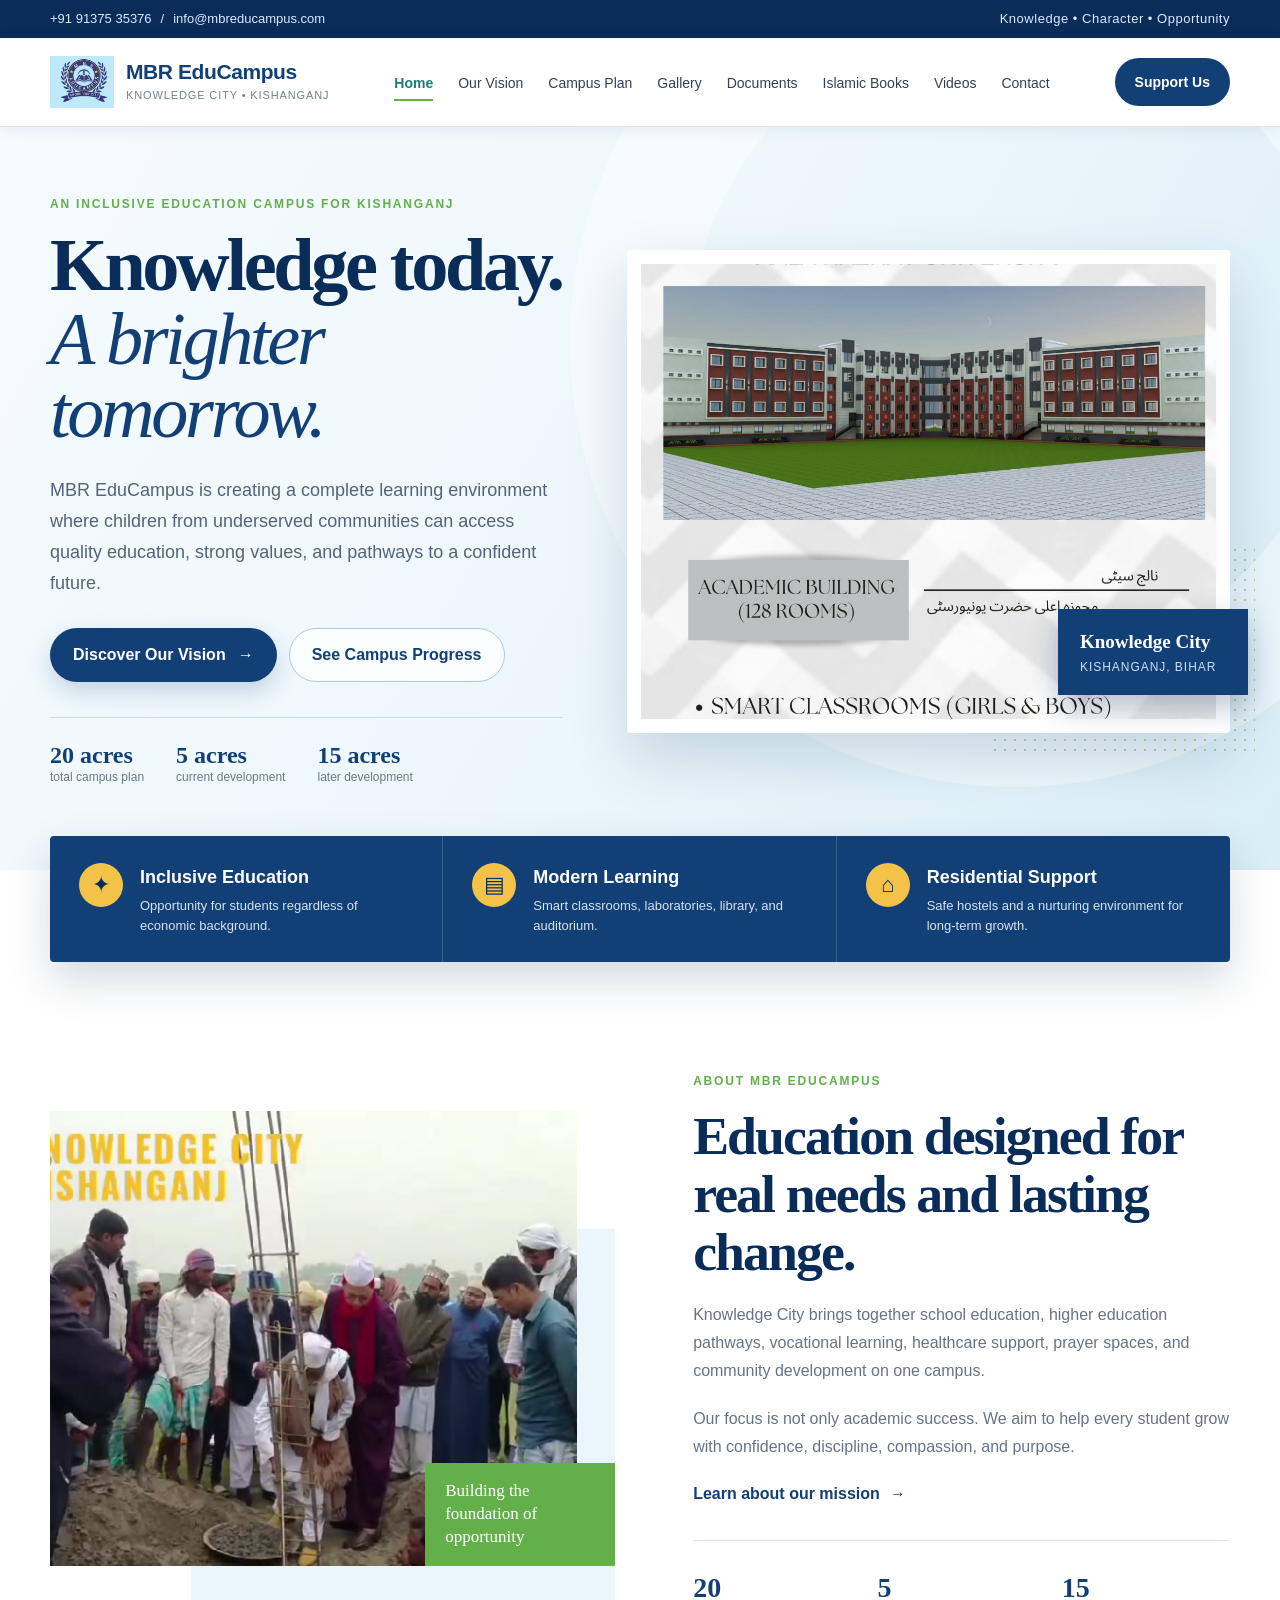
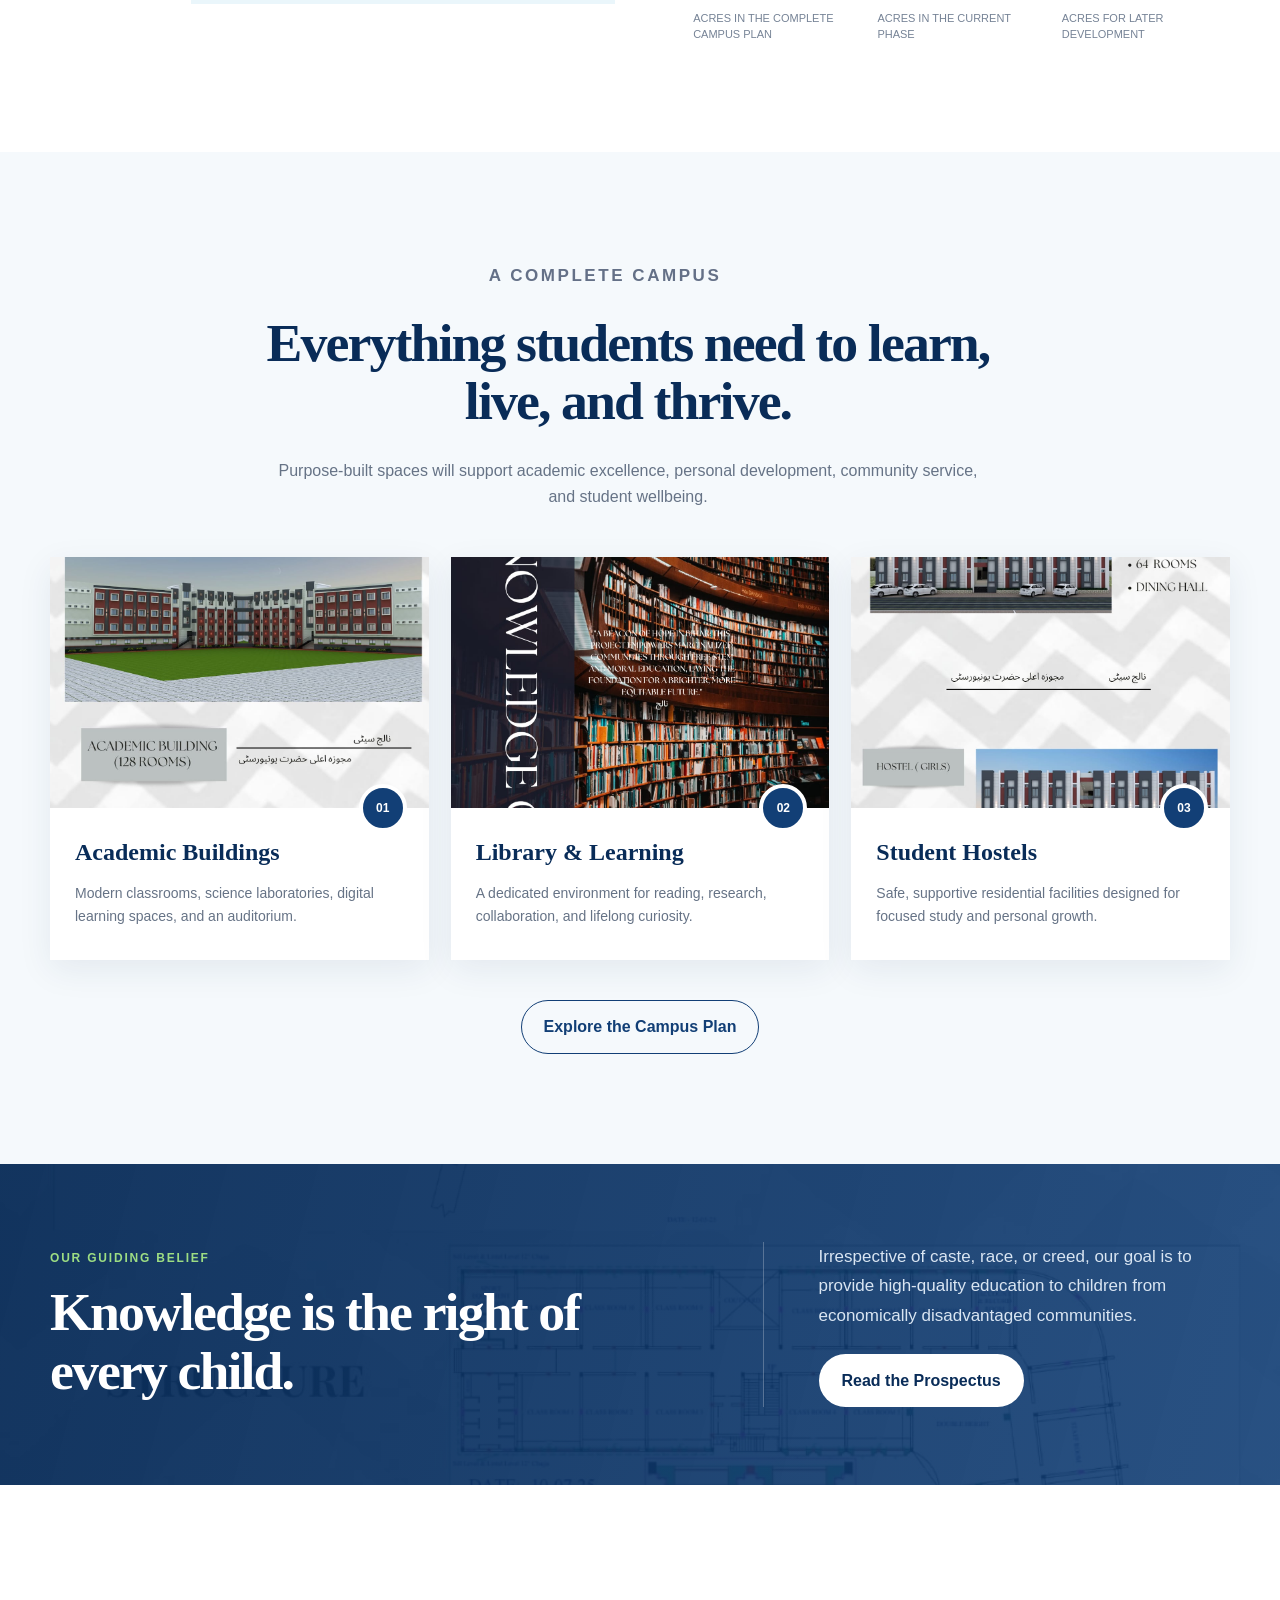
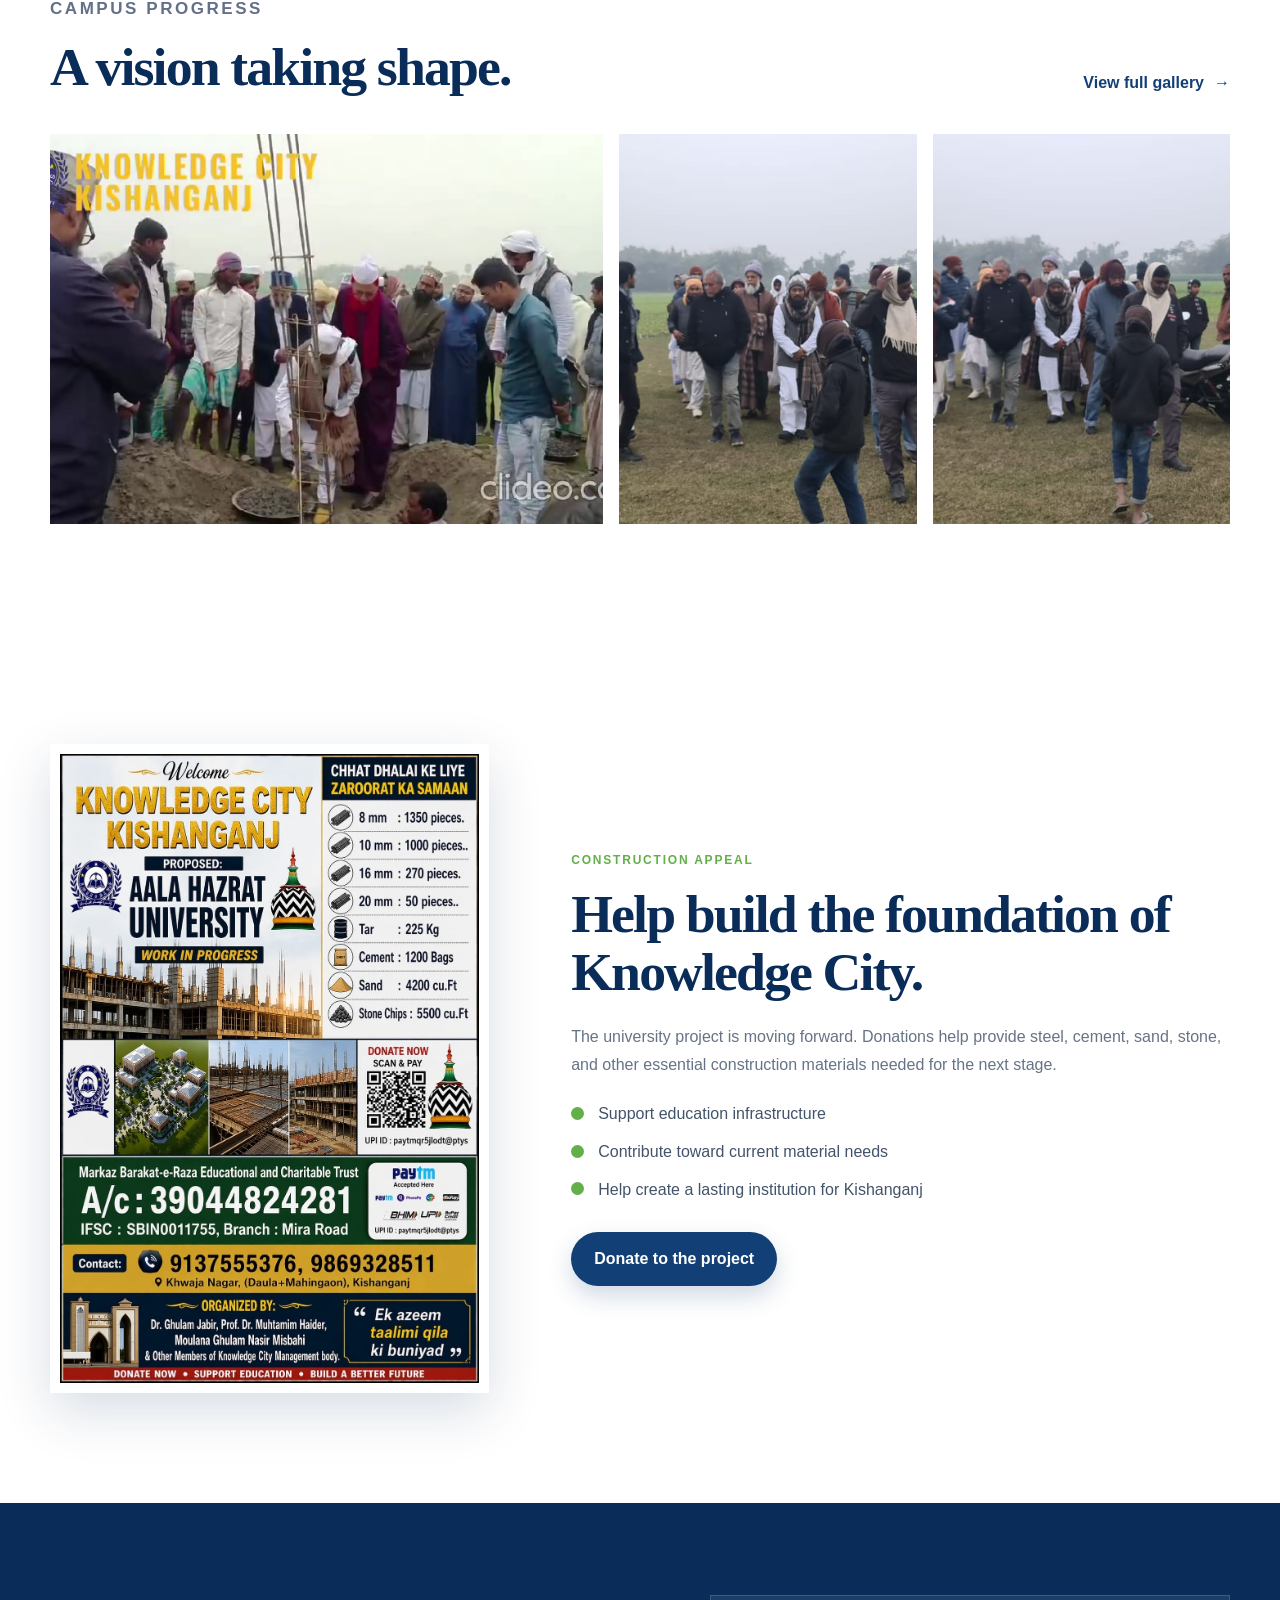
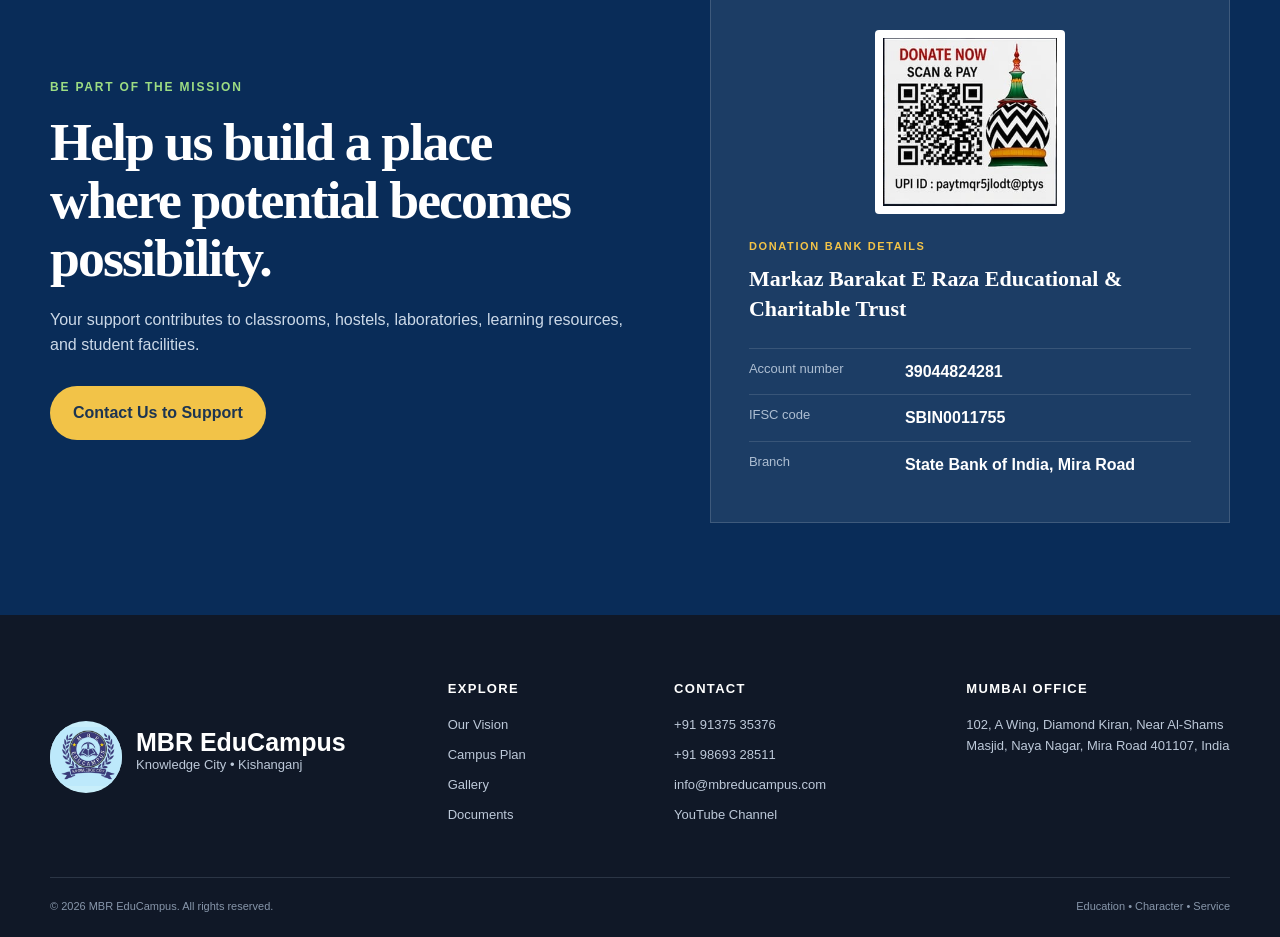
<file: index.html>
<!doctype html>
<html lang="en">
  <head>
    <meta charset="utf-8" />
    <meta name="viewport" content="width=device-width, initial-scale=1" />
    <title>MBR EduCampus | Knowledge City</title>
    <meta name="description" content="MBR EduCampus Knowledge City is building an inclusive education campus in Kishanganj with modern academics, residential support, and community facilities." />
    <link rel="icon" type="image/png" href="assets/favicon.png" />
    <link rel="stylesheet" href="styles.css?v=qr-campaign" />
  </head>
  <body class="home-page">
    <div class="topbar">
      <div class="page-shell topbar-inner">
        <div class="topbar-contact">
          <a href="tel:+919137535376">+91 91375 35376</a>
          <span aria-hidden="true">/</span>
          <a href="mailto:info@mbreducampus.com">info@mbreducampus.com</a>
        </div>
        <p>Knowledge • Character • Opportunity</p>
      </div>
    </div>

    <header class="site-header home-header">
      <div class="page-shell header-inner">
        <a class="brand" href="index.html" aria-label="MBR EduCampus home">
          <img src="assets/logo.png" alt="MBR EduCampus crest" />
          <span><strong>MBR EduCampus</strong><small>Knowledge City • Kishanganj</small></span>
        </a>
        <button class="menu-toggle" type="button" aria-expanded="false" aria-controls="primary-nav">
          <span></span><span></span><span></span><b>Menu</b>
        </button>
        <nav id="primary-nav" aria-label="Primary navigation">
          <a class="active" href="index.html">Home</a>
          <a href="vision.html">Our Vision</a>
          <a href="action-plan.html">Campus Plan</a>
          <a href="gallery.html">Gallery</a>
          <a href="documents.html">Documents</a>
          <a href="books.html">Islamic Books</a>
          <a href="videos.html">Videos</a>
          <a href="contact.html">Contact</a>
        </nav>
        <a class="header-cta" href="#support">Support Us</a>
      </div>
    </header>

    <main>
      <section class="home-hero">
        <div class="page-shell hero-grid">
          <div class="hero-copy">
            <p class="kicker">An inclusive education campus for Kishanganj</p>
            <h1>Knowledge today.<br /><em>A brighter tomorrow.</em></h1>
            <p class="hero-lead">MBR EduCampus is creating a complete learning environment where children from underserved communities can access quality education, strong values, and pathways to a confident future.</p>
            <div class="hero-actions">
              <a class="button primary" href="vision.html">Discover Our Vision <span aria-hidden="true">→</span></a>
              <a class="button ghost" href="gallery.html">See Campus Progress</a>
            </div>
            <div class="hero-trust">
              <span><strong>20 acres</strong> total campus plan</span>
              <span><strong>5 acres</strong> current development</span>
              <span><strong>15 acres</strong> later development</span>
            </div>
          </div>
          <div class="hero-visual">
            <img src="assets/vision/academic-building.jpeg" alt="Proposed academic building at MBR EduCampus Knowledge City" />
            <div class="hero-badge"><strong>Knowledge City</strong><span>Kishanganj, Bihar</span></div>
          </div>
        </div>
      </section>

      <section class="feature-strip page-shell" aria-label="Campus highlights">
        <article><span class="feature-icon" aria-hidden="true">✦</span><div><h2>Inclusive Education</h2><p>Opportunity for students regardless of economic background.</p></div></article>
        <article><span class="feature-icon" aria-hidden="true">▤</span><div><h2>Modern Learning</h2><p>Smart classrooms, laboratories, library, and auditorium.</p></div></article>
        <article><span class="feature-icon" aria-hidden="true">⌂</span><div><h2>Residential Support</h2><p>Safe hostels and a nurturing environment for long-term growth.</p></div></article>
      </section>

      <section class="home-section intro-section">
        <div class="page-shell intro-grid">
          <div class="section-image"><img src="assets/gallery/7650a2_018d095d4c37422c99ec71d36eda4913f003.jpg" alt="Community members at the MBR EduCampus foundation site" loading="lazy" /><span>Building the foundation of opportunity</span></div>
          <div class="section-copy">
            <p class="kicker">About MBR EduCampus</p>
            <h2>Education designed for real needs and lasting change.</h2>
            <p>Knowledge City brings together school education, higher education pathways, vocational learning, healthcare support, prayer spaces, and community development on one campus.</p>
            <p>Our focus is not only academic success. We aim to help every student grow with confidence, discipline, compassion, and purpose.</p>
            <a class="text-link" href="vision.html">Learn about our mission <span aria-hidden="true">→</span></a>
            <div class="mini-stats"><div><strong>20</strong><span>Acres in the complete campus plan</span></div><div><strong>5</strong><span>Acres in the current phase</span></div><div><strong>15</strong><span>Acres for later development</span></div></div>
          </div>
        </div>
      </section>

      <section class="home-section facilities-section">
        <div class="page-shell">
          <div class="section-heading centered"><p class="kicker">A complete campus</p><h2>Everything students need to learn, live, and thrive.</h2><p>Purpose-built spaces will support academic excellence, personal development, community service, and student wellbeing.</p></div>
          <div class="facility-grid">
            <article><img src="assets/vision/academic-building.jpeg" alt="Proposed academic building" loading="lazy" /><div><span>01</span><h3>Academic Buildings</h3><p>Modern classrooms, science laboratories, digital learning spaces, and an auditorium.</p></div></article>
            <article><img src="assets/vision/knowledge-city-library.jpeg" alt="Proposed Knowledge City library" loading="lazy" /><div><span>02</span><h3>Library & Learning</h3><p>A dedicated environment for reading, research, collaboration, and lifelong curiosity.</p></div></article>
            <article><img src="assets/vision/hostels.jpeg" alt="Proposed boys and girls hostels" loading="lazy" /><div><span>03</span><h3>Student Hostels</h3><p>Safe, supportive residential facilities designed for focused study and personal growth.</p></div></article>
          </div>
          <div class="center-action"><a class="button outline" href="action-plan.html">Explore the Campus Plan</a></div>
        </div>
      </section>

      <section class="vision-banner">
        <div class="page-shell vision-banner-grid">
          <div><p class="kicker light">Our guiding belief</p><h2>Knowledge is the right of every child.</h2></div>
          <div><p>Irrespective of caste, race, or creed, our goal is to provide high-quality education to children from economically disadvantaged communities.</p><a class="button light-button" href="documents.html">Read the Prospectus</a></div>
        </div>
      </section>

      <section class="home-section progress-section">
        <div class="page-shell">
          <div class="section-heading split-heading"><div><p class="kicker">Campus progress</p><h2>A vision taking shape.</h2></div><a class="text-link" href="gallery.html">View full gallery <span aria-hidden="true">→</span></a></div>
          <div class="progress-gallery">
            <img src="assets/gallery/7650a2_018d095d4c37422c99ec71d36eda4913f003.jpg" alt="MBR EduCampus construction ceremony" loading="lazy" />
            <img src="assets/gallery/7650a2_06869c39f24b4d2296bcabdea53126e0~mv2.jpg" alt="MBR EduCampus site progress" loading="lazy" />
            <img src="assets/gallery/7650a2_1b88478674a642ada132df9883daffd1~mv2.jpg" alt="Community visit to the campus" loading="lazy" />
          </div>
        </div>
      </section>

      <section class="home-section campaign-section">
        <div class="page-shell campaign-grid">
          <figure class="campaign-poster">
            <img src="assets/knowledge-city-support-poster.jpg" alt="Knowledge City Kishanganj construction requirements, donation details, and project progress" loading="lazy" />
          </figure>
          <div class="campaign-copy">
            <p class="kicker">Construction appeal</p>
            <h2>Help build the foundation of Knowledge City.</h2>
            <p>The university project is moving forward. Donations help provide steel, cement, sand, stone, and other essential construction materials needed for the next stage.</p>
            <ul><li>Support education infrastructure</li><li>Contribute toward current material needs</li><li>Help create a lasting institution for Kishanganj</li></ul>
            <a class="button primary" href="#support">Donate to the project</a>
          </div>
        </div>
      </section>

      <section id="support" class="support-cta">
        <div class="page-shell support-grid">
          <div><p class="kicker light">Be part of the mission</p><h2>Help us build a place where potential becomes possibility.</h2><p>Your support contributes to classrooms, hostels, laboratories, learning resources, and student facilities.</p><a class="button gold-button" href="contact.html">Contact Us to Support</a></div>
          <div class="bank-card"><img class="payment-qr" src="assets/payment-qr.png" alt="Scan and pay donation QR code. UPI ID paytmqr5jlodt@ptys" /><p class="bank-label">Donation bank details</p><h3>Markaz Barakat E Raza Educational & Charitable Trust</h3><dl><div><dt>Account number</dt><dd>39044824281</dd></div><div><dt>IFSC code</dt><dd>SBIN0011755</dd></div><div><dt>Branch</dt><dd>State Bank of India, Mira Road</dd></div></dl></div>
        </div>
      </section>
    </main>

    <footer class="site-footer home-footer">
      <div class="page-shell footer-grid">
        <div class="footer-brand"><img src="assets/logo.png" alt="" /><div><h2>MBR EduCampus</h2><p>Knowledge City • Kishanganj</p></div></div>
        <div><h3>Explore</h3><a href="vision.html">Our Vision</a><a href="action-plan.html">Campus Plan</a><a href="gallery.html">Gallery</a><a href="documents.html">Documents</a></div>
        <div><h3>Contact</h3><a href="tel:+919137535376">+91 91375 35376</a><a href="tel:+919869328511">+91 98693 28511</a><a href="mailto:info@mbreducampus.com">info@mbreducampus.com</a><a href="https://www.youtube.com/@MBREDUCAMPUS">YouTube Channel</a></div>
        <div><h3>Mumbai Office</h3><p>102, A Wing, Diamond Kiran, Near Al-Shams Masjid, Naya Nagar, Mira Road 401107, India</p></div>
      </div>
      <div class="page-shell footer-bottom"><span>© 2026 MBR EduCampus. All rights reserved.</span><span>Education • Character • Service</span></div>
    </footer>
    <script src="script.js?v=54beab8"></script>
  </body>
</html>
</file>
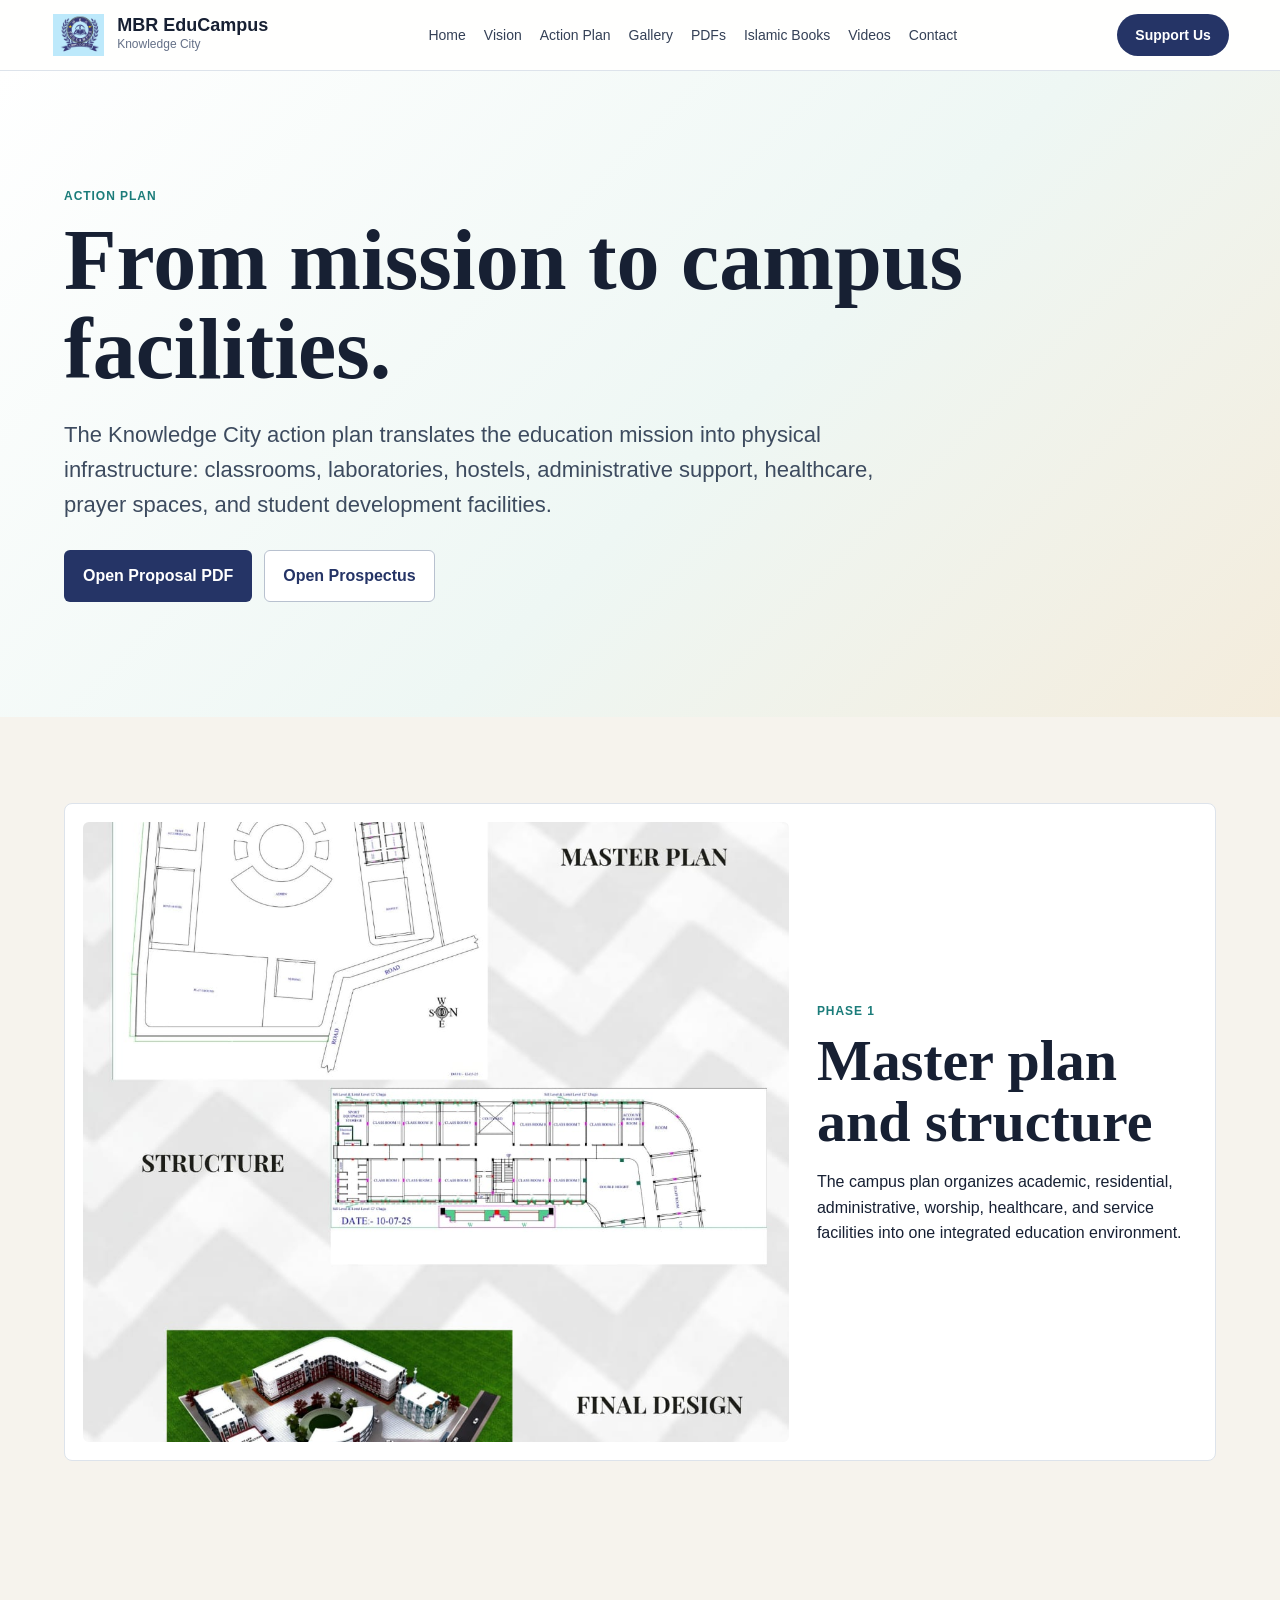
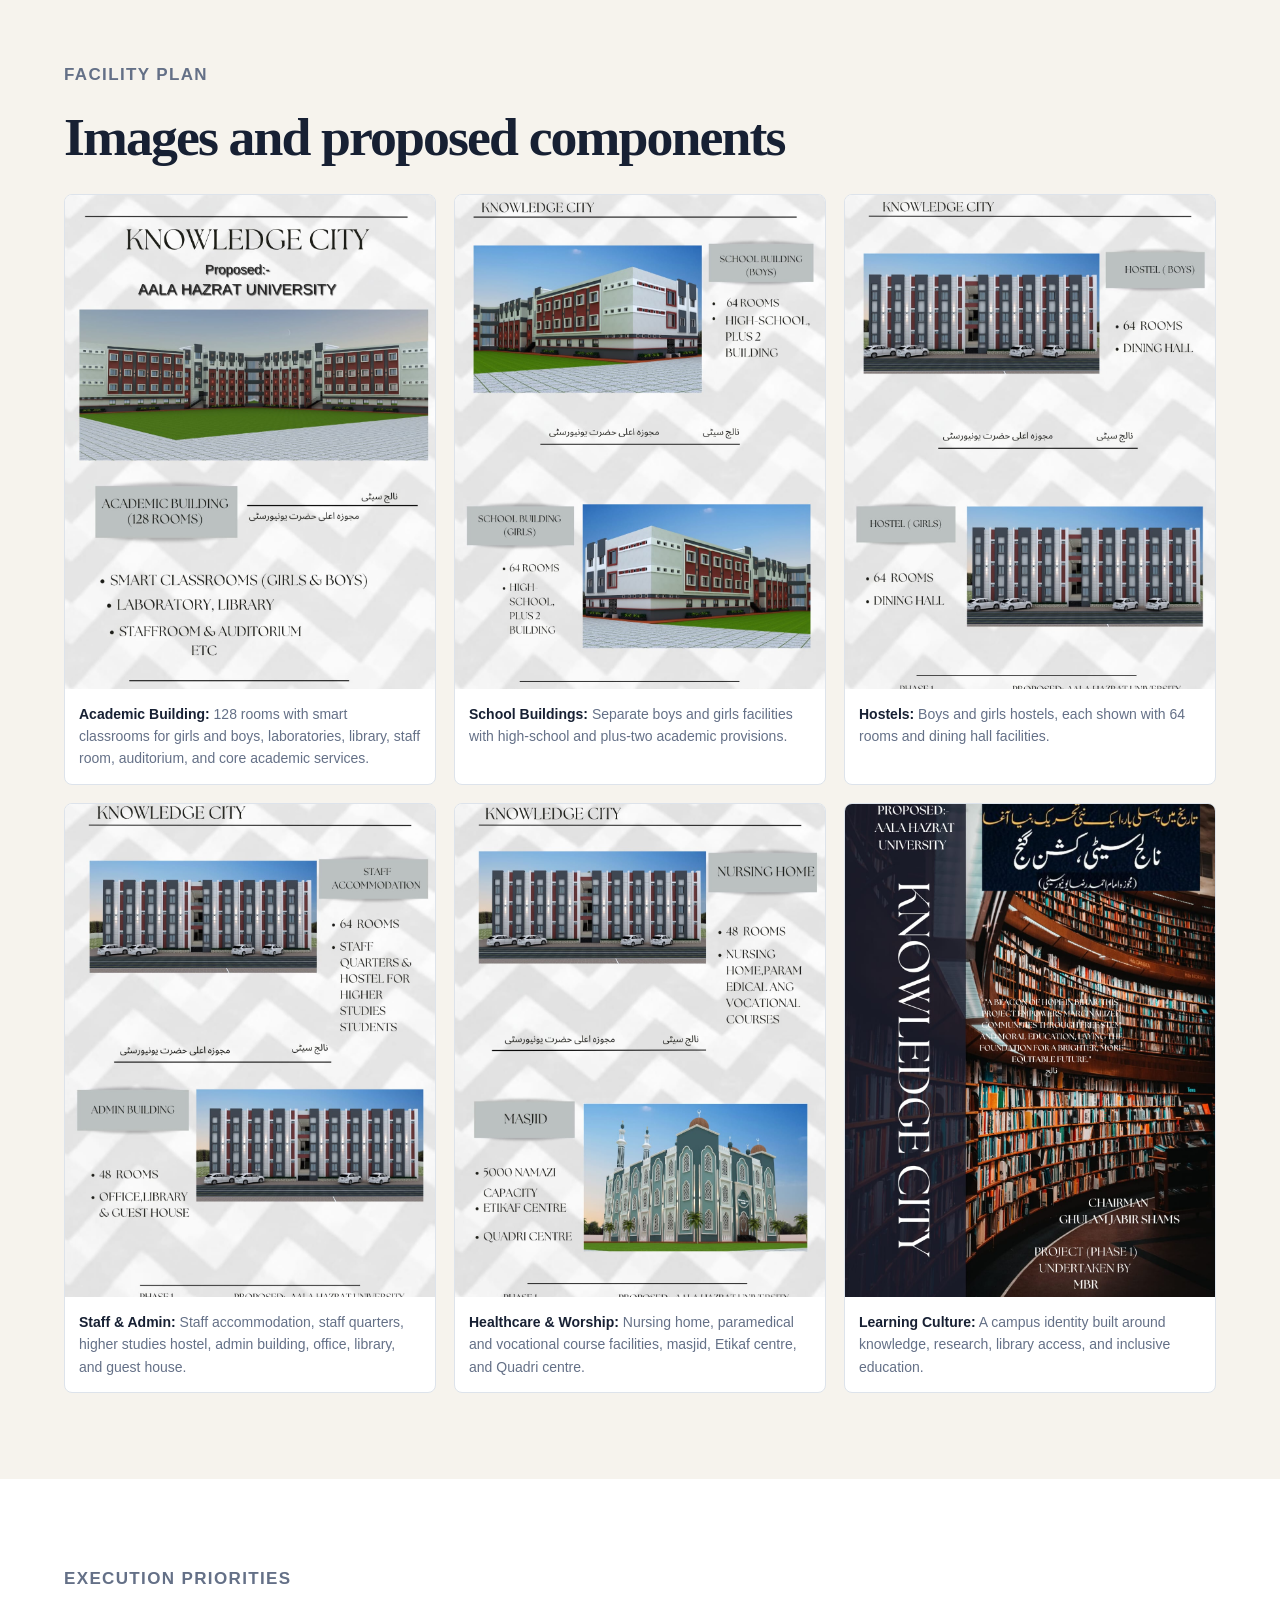
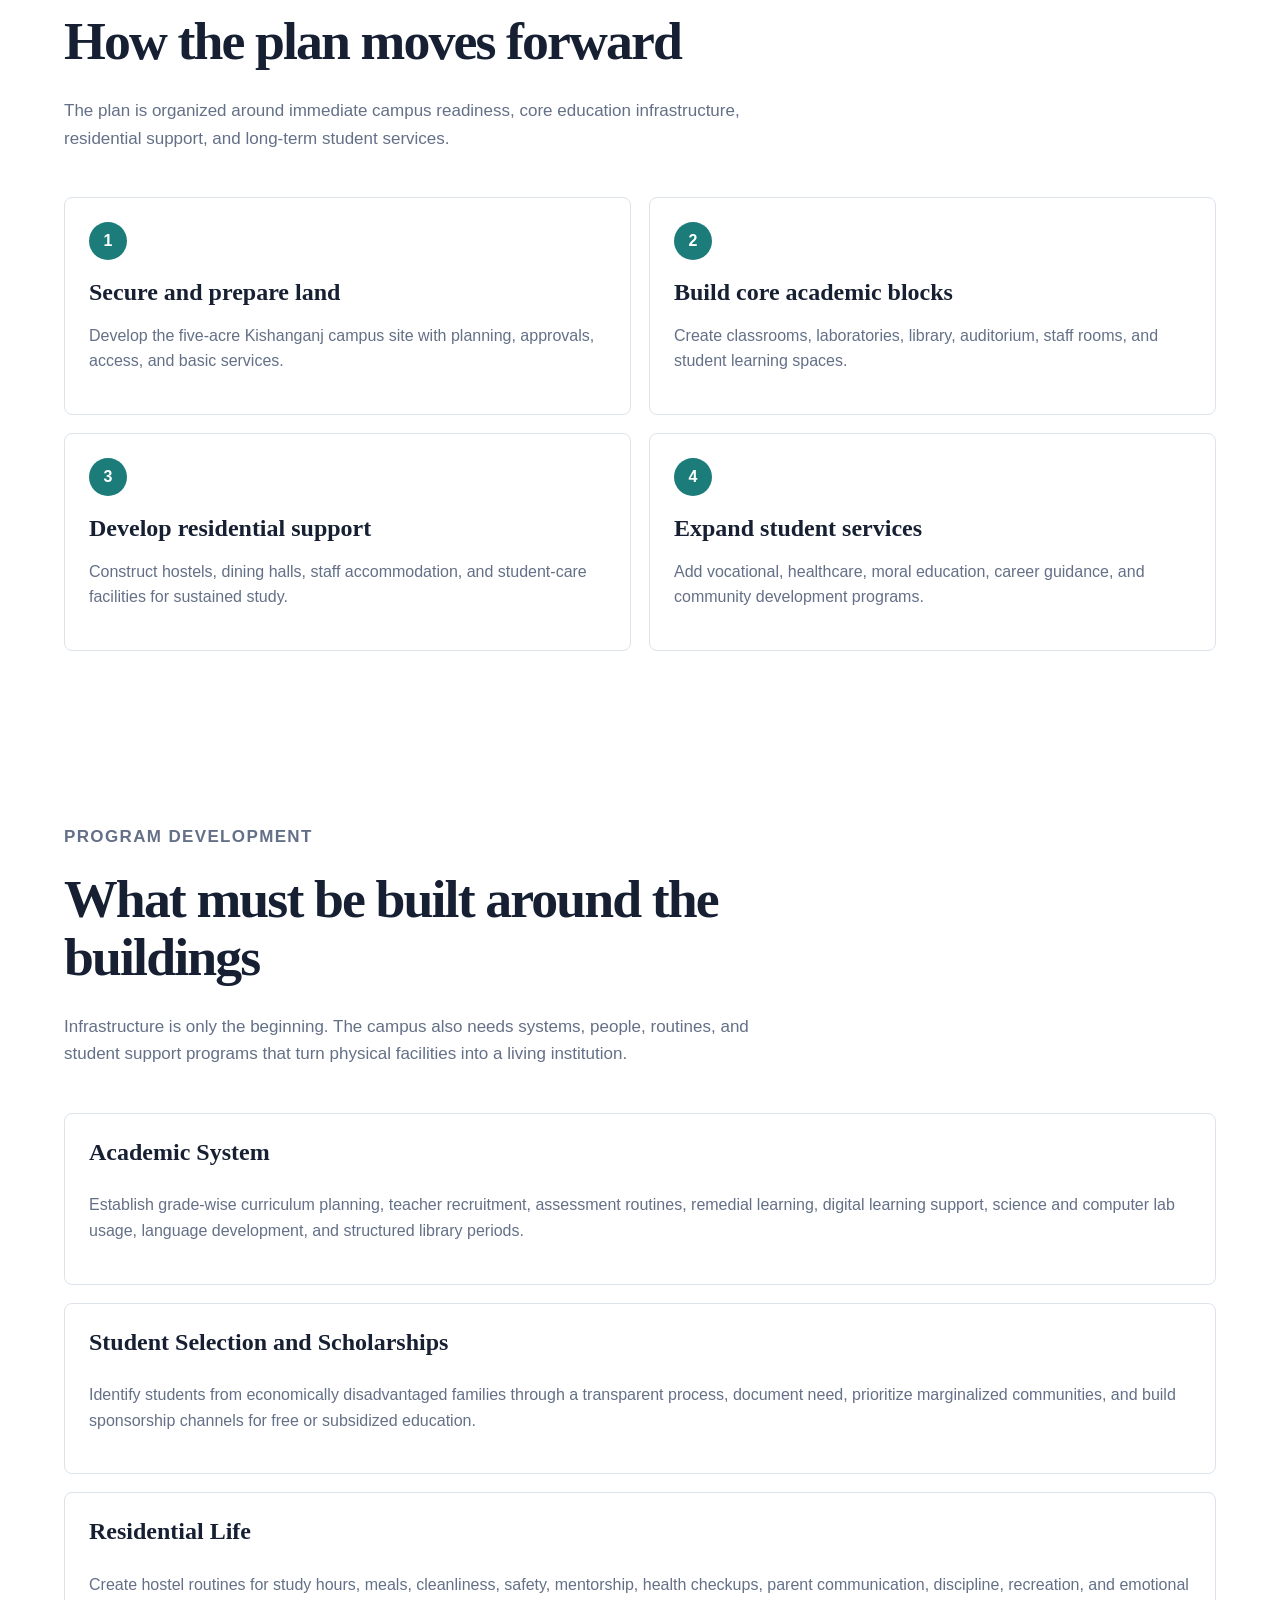
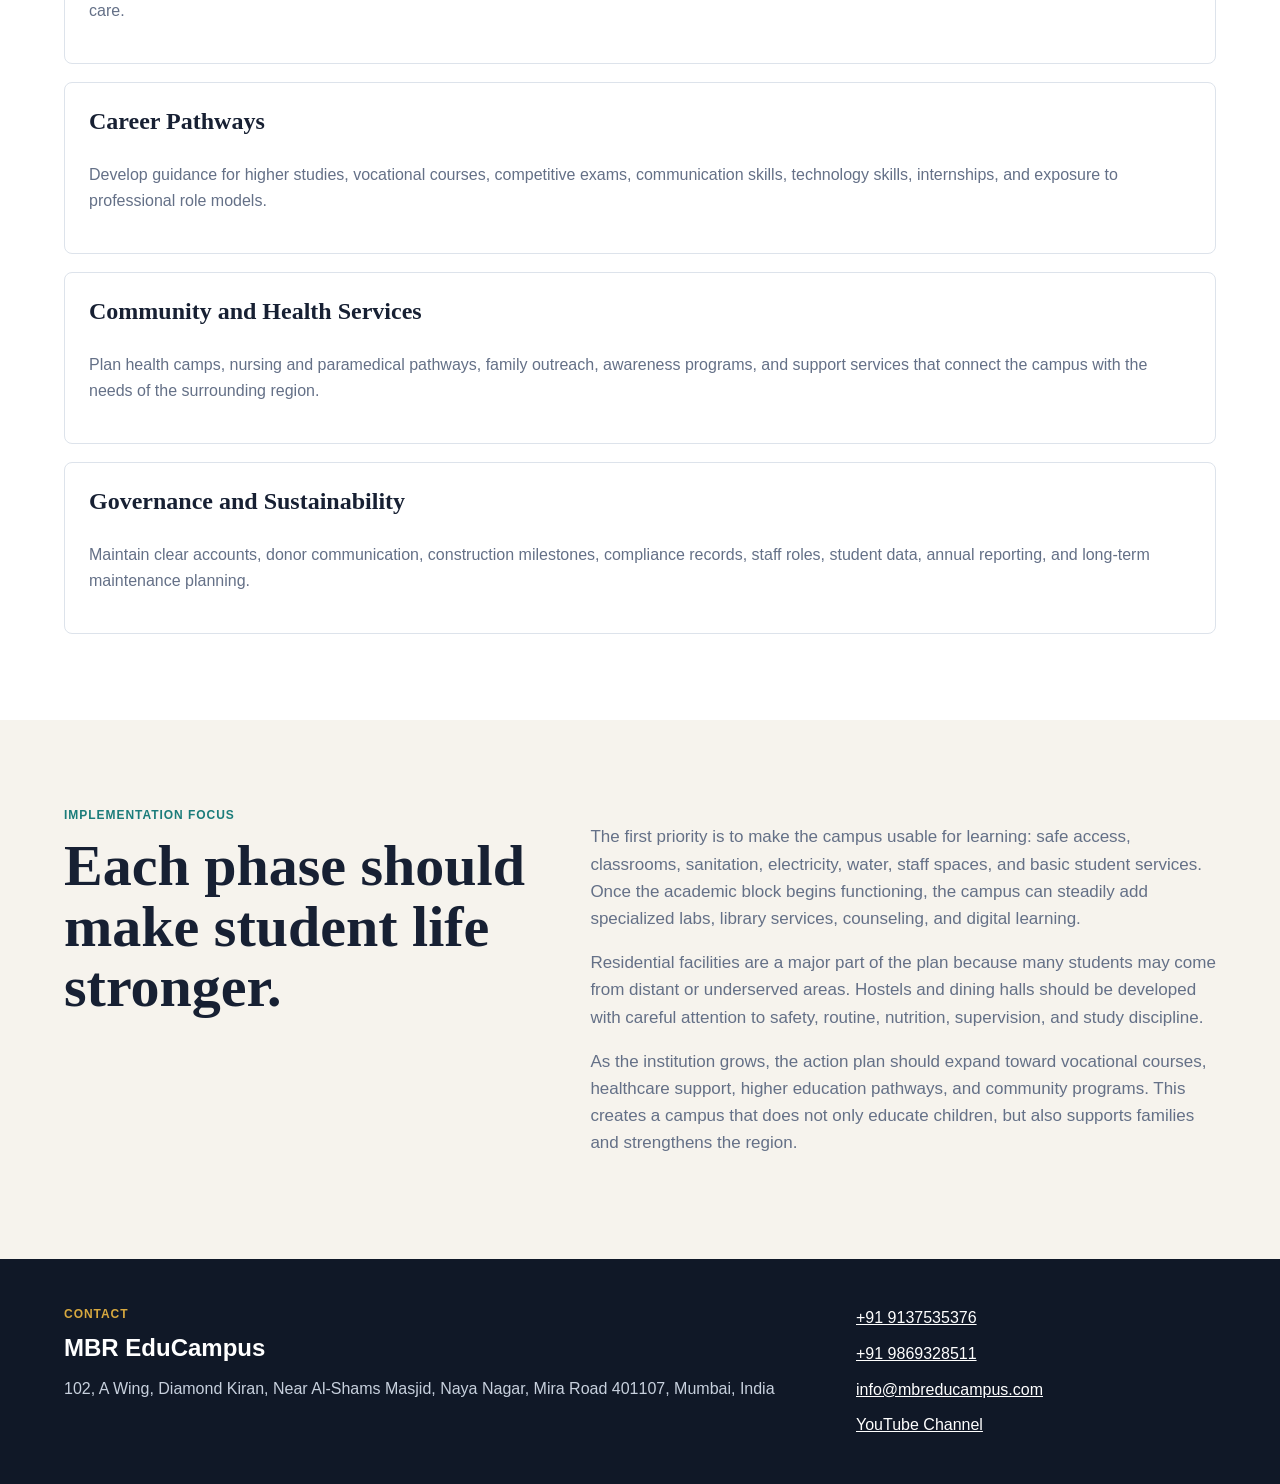
<file: action-plan.html>
<!doctype html>
<html lang="en">
  <head>
    <meta charset="utf-8" />
    <meta name="viewport" content="width=device-width, initial-scale=1" />
    <title>Action Plan | MBR EduCampus</title>
    <meta name="description" content="Knowledge City MBR EduCampus action plan, facility proposal, and PDFs." />
    <link rel="icon" type="image/png" href="assets/favicon.png" />
    <link rel="stylesheet" href="styles.css?v=qr-campaign" />
  </head>
  <body>
    <header class="site-header">
      <a class="brand" href="index.html" aria-label="MBR EduCampus home">
        <img src="assets/logo.png" alt="MBR EduCampus logo" />
        <span>
          <strong>MBR EduCampus</strong>
          <small>Knowledge City</small>
        </span>
      </a>
      <nav aria-label="Primary navigation">
        <a href="index.html">Home</a>
        <a href="vision.html">Vision</a>
        <a href="action-plan.html">Action Plan</a>
        <a href="gallery.html">Gallery</a>
        <a href="documents.html">PDFs</a>
        <a href="books.html">Islamic Books</a>
        <a href="videos.html">Videos</a>
        <a href="contact.html">Contact</a>
      </nav>
      <a class="page-support-cta" href="index.html#support">Support Us</a>
    </header>

    <main>
      <section class="page-hero">
        <p class="eyebrow">Action Plan</p>
        <h1>From mission to campus facilities.</h1>
        <p>
          The Knowledge City action plan translates the education mission into physical infrastructure: classrooms,
          laboratories, hostels, administrative support, healthcare, prayer spaces, and student development facilities.
        </p>
        <div class="hero-actions">
          <a class="button primary" href="assets/Knowledge-City-Proposal.pdf">Open Proposal PDF</a>
          <a class="button secondary" href="assets/MBR-EduCampus-Prospectus.pdf">Open Prospectus</a>
        </div>
      </section>

      <section class="section vision-section">
        <div class="vision-feature">
          <img src="assets/vision/master-plan.jpeg" alt="Knowledge City master plan and structure" />
          <div>
            <p class="eyebrow">Phase 1</p>
            <h2>Master plan and structure</h2>
            <p>
              The campus plan organizes academic, residential, administrative, worship, healthcare, and service
              facilities into one integrated education environment.
            </p>
          </div>
        </div>
      </section>

      <section class="section">
        <div class="section-heading">
          <p class="eyebrow">Facility Plan</p>
          <h2>Images and proposed components</h2>
        </div>
        <div class="vision-grid action-grid">
          <figure>
            <img src="assets/vision/academic-building.jpeg" alt="Academic building proposal" />
            <figcaption>
              <strong>Academic Building:</strong> 128 rooms with smart classrooms for girls and boys, laboratories,
              library, staff room, auditorium, and core academic services.
            </figcaption>
          </figure>
          <figure>
            <img src="assets/vision/school-buildings.jpeg" alt="Boys and girls school building proposal" />
            <figcaption>
              <strong>School Buildings:</strong> Separate boys and girls facilities with high-school and plus-two
              academic provisions.
            </figcaption>
          </figure>
          <figure>
            <img src="assets/vision/hostels.jpeg" alt="Boys and girls hostel proposal" />
            <figcaption>
              <strong>Hostels:</strong> Boys and girls hostels, each shown with 64 rooms and dining hall facilities.
            </figcaption>
          </figure>
          <figure>
            <img src="assets/vision/staff-admin.jpeg" alt="Staff accommodation and administration building proposal" />
            <figcaption>
              <strong>Staff & Admin:</strong> Staff accommodation, staff quarters, higher studies hostel, admin
              building, office, library, and guest house.
            </figcaption>
          </figure>
          <figure>
            <img src="assets/vision/nursing-home-masjid.jpeg" alt="Nursing home and masjid proposal" />
            <figcaption>
              <strong>Healthcare & Worship:</strong> Nursing home, paramedical and vocational course facilities,
              masjid, Etikaf centre, and Quadri centre.
            </figcaption>
          </figure>
          <figure>
            <img src="assets/vision/knowledge-city-library.jpeg" alt="Knowledge City library proposal" />
            <figcaption>
              <strong>Learning Culture:</strong> A campus identity built around knowledge, research, library access,
              and inclusive education.
            </figcaption>
          </figure>
        </div>
      </section>

      <section class="section action-steps">
        <div class="section-heading">
          <p class="eyebrow">Execution Priorities</p>
          <h2>How the plan moves forward</h2>
          <p>
            The plan is organized around immediate campus readiness, core education infrastructure, residential
            support, and long-term student services.
          </p>
        </div>
        <div class="step-list">
          <article>
            <span>1</span>
            <h3>Secure and prepare land</h3>
            <p>Develop the five-acre Kishanganj campus site with planning, approvals, access, and basic services.</p>
          </article>
          <article>
            <span>2</span>
            <h3>Build core academic blocks</h3>
            <p>Create classrooms, laboratories, library, auditorium, staff rooms, and student learning spaces.</p>
          </article>
          <article>
            <span>3</span>
            <h3>Develop residential support</h3>
            <p>Construct hostels, dining halls, staff accommodation, and student-care facilities for sustained study.</p>
          </article>
          <article>
            <span>4</span>
            <h3>Expand student services</h3>
            <p>Add vocational, healthcare, moral education, career guidance, and community development programs.</p>
          </article>
        </div>
      </section>

      <section class="section action-detail-section">
        <div class="section-heading">
          <p class="eyebrow">Program Development</p>
          <h2>What must be built around the buildings</h2>
          <p>
            Infrastructure is only the beginning. The campus also needs systems, people, routines, and student support
            programs that turn physical facilities into a living institution.
          </p>
        </div>
        <div class="action-detail-grid">
          <article>
            <h3>Academic System</h3>
            <p>
              Establish grade-wise curriculum planning, teacher recruitment, assessment routines, remedial learning,
              digital learning support, science and computer lab usage, language development, and structured library
              periods.
            </p>
          </article>
          <article>
            <h3>Student Selection and Scholarships</h3>
            <p>
              Identify students from economically disadvantaged families through a transparent process, document need,
              prioritize marginalized communities, and build sponsorship channels for free or subsidized education.
            </p>
          </article>
          <article>
            <h3>Residential Life</h3>
            <p>
              Create hostel routines for study hours, meals, cleanliness, safety, mentorship, health checkups,
              parent communication, discipline, recreation, and emotional care.
            </p>
          </article>
          <article>
            <h3>Career Pathways</h3>
            <p>
              Develop guidance for higher studies, vocational courses, competitive exams, communication skills,
              technology skills, internships, and exposure to professional role models.
            </p>
          </article>
          <article>
            <h3>Community and Health Services</h3>
            <p>
              Plan health camps, nursing and paramedical pathways, family outreach, awareness programs, and support
              services that connect the campus with the needs of the surrounding region.
            </p>
          </article>
          <article>
            <h3>Governance and Sustainability</h3>
            <p>
              Maintain clear accounts, donor communication, construction milestones, compliance records, staff roles,
              student data, annual reporting, and long-term maintenance planning.
            </p>
          </article>
        </div>
      </section>

      <section class="section split">
        <div>
          <p class="eyebrow">Implementation Focus</p>
          <h2>Each phase should make student life stronger.</h2>
        </div>
        <div class="text-stack">
          <p>
            The first priority is to make the campus usable for learning: safe access, classrooms, sanitation,
            electricity, water, staff spaces, and basic student services. Once the academic block begins functioning,
            the campus can steadily add specialized labs, library services, counseling, and digital learning.
          </p>
          <p>
            Residential facilities are a major part of the plan because many students may come from distant or
            underserved areas. Hostels and dining halls should be developed with careful attention to safety, routine,
            nutrition, supervision, and study discipline.
          </p>
          <p>
            As the institution grows, the action plan should expand toward vocational courses, healthcare support,
            higher education pathways, and community programs. This creates a campus that does not only educate
            children, but also supports families and strengthens the region.
          </p>
        </div>
      </section>
    </main>

    <footer id="contact" class="site-footer">
      <div>
        <p class="eyebrow">Contact</p>
        <h2>MBR EduCampus</h2>
        <p>102, A Wing, Diamond Kiran, Near Al-Shams Masjid, Naya Nagar, Mira Road 401107, Mumbai, India</p>
      </div>
      <address>
        <a href="tel:+919137535376">+91 9137535376</a>
        <a href="tel:+919869328511">+91 9869328511</a>
        <a href="mailto:info@mbreducampus.com">info@mbreducampus.com</a>
        <a href="https://www.youtube.com/@MBREDUCAMPUS">YouTube Channel</a>
      </address>
    </footer>
  </body>
</html>
</file>
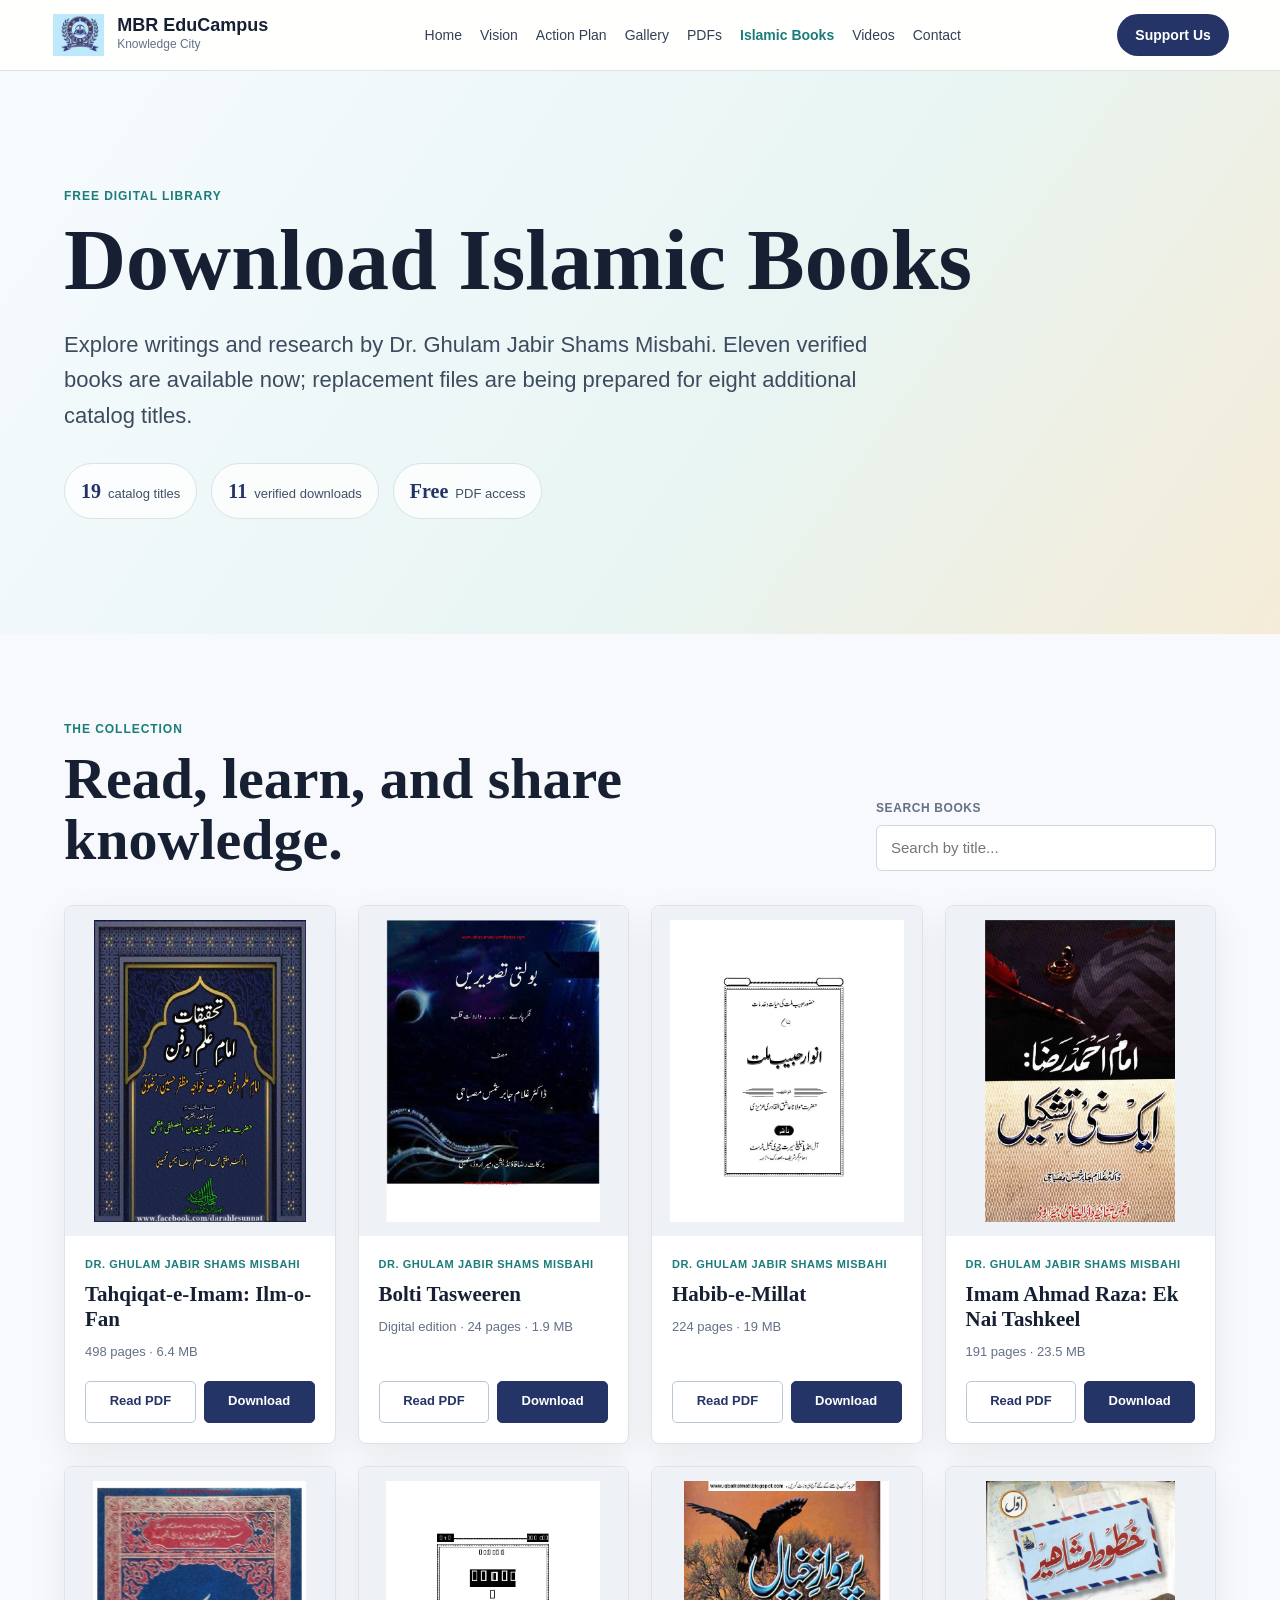
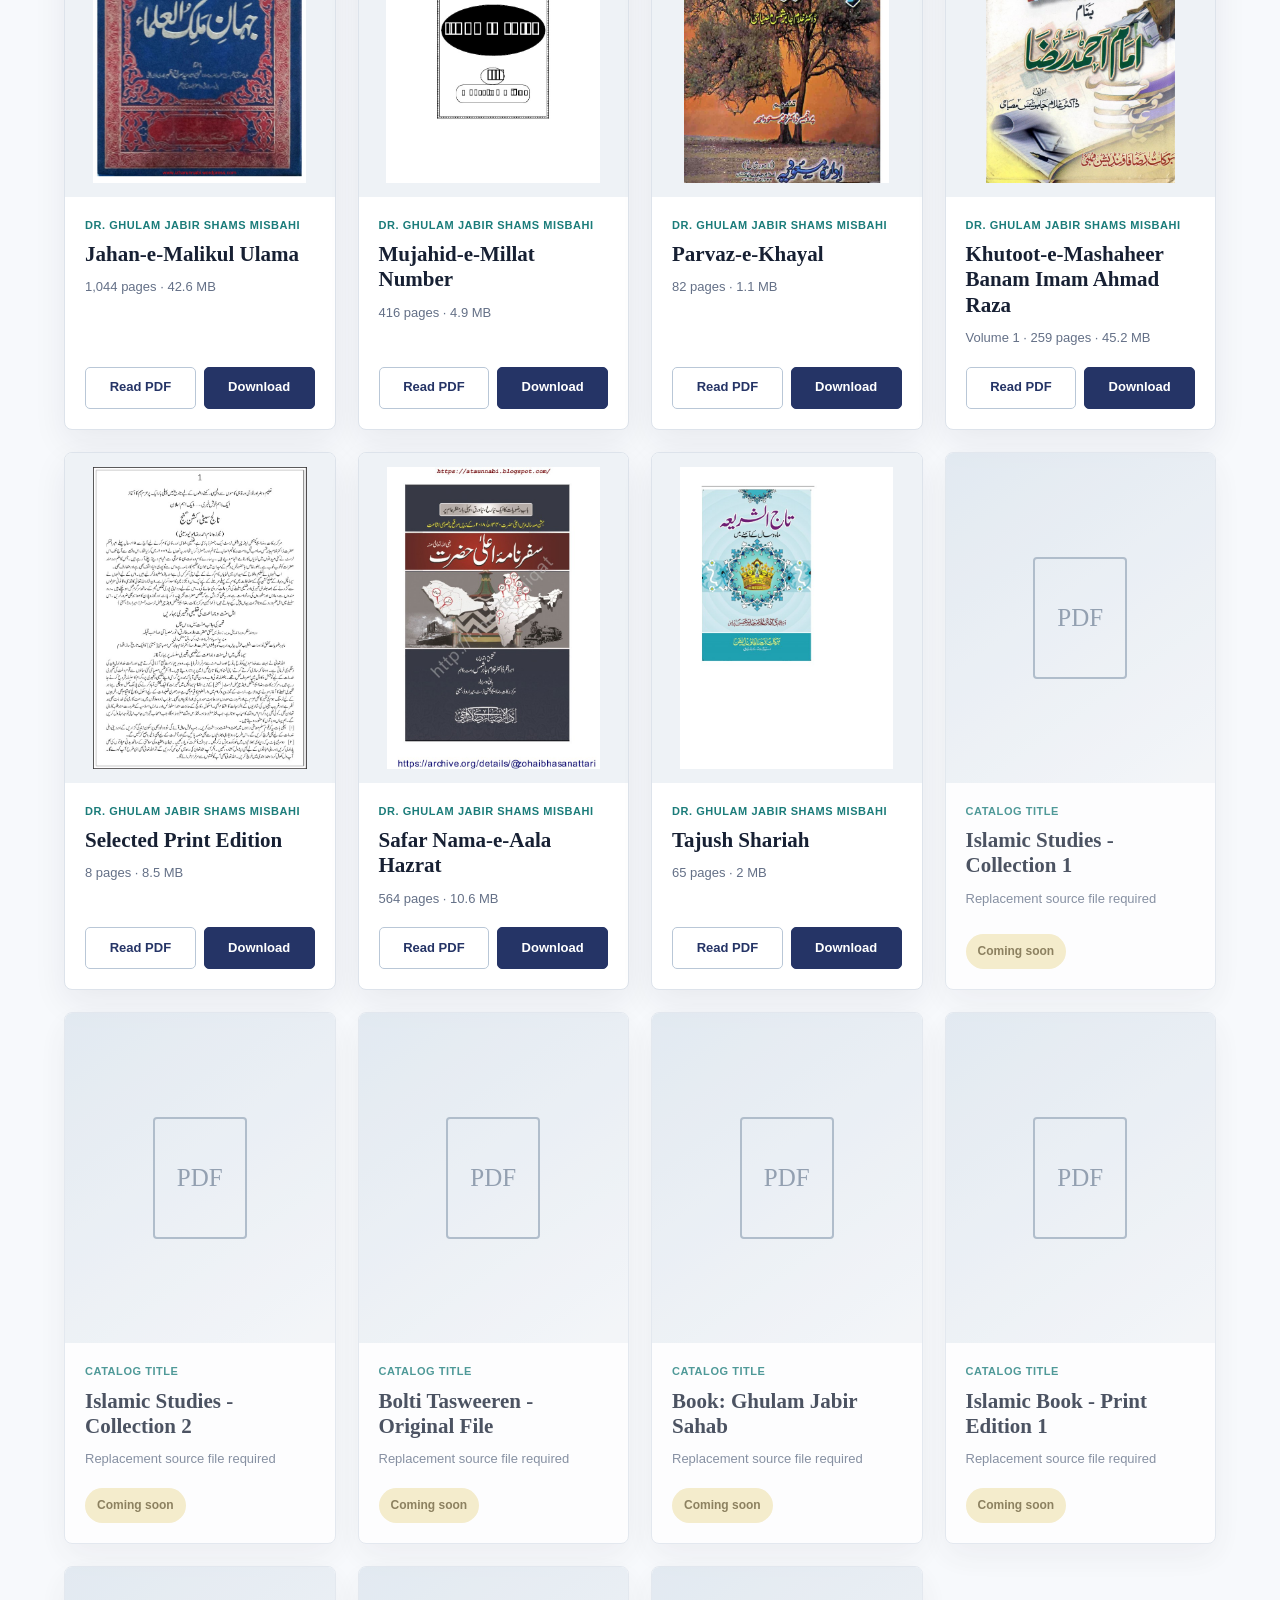
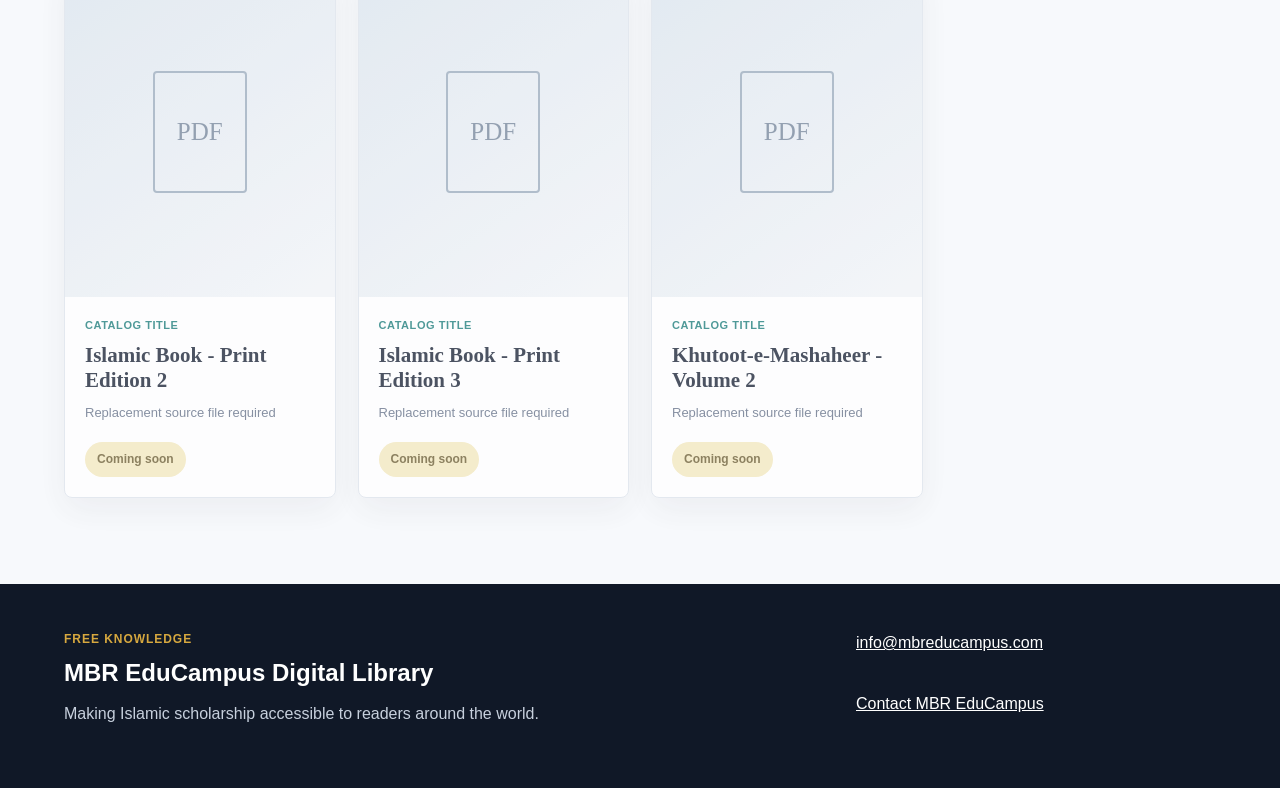
<file: books.html>
<!doctype html>
<html lang="en">
  <head>
    <meta charset="utf-8" />
    <meta name="viewport" content="width=device-width, initial-scale=1" />
    <title>Download Islamic Books | MBR EduCampus</title>
    <meta name="description" content="Read and download Islamic books by Dr. Ghulam Jabir Shams Misbahi from the MBR EduCampus digital library." />
    <link rel="icon" type="image/png" href="assets/favicon.png" />
    <link rel="stylesheet" href="styles.css?v=islamic-library" />
  </head>
  <body>
    <header class="site-header">
      <a class="brand" href="index.html" aria-label="MBR EduCampus home">
        <img src="assets/logo.png" alt="MBR EduCampus logo" />
        <span><strong>MBR EduCampus</strong><small>Knowledge City</small></span>
      </a>
      <nav aria-label="Primary navigation">
        <a href="index.html">Home</a>
        <a href="vision.html">Vision</a>
        <a href="action-plan.html">Action Plan</a>
        <a href="gallery.html">Gallery</a>
        <a href="documents.html">PDFs</a>
        <a class="active" href="books.html">Islamic Books</a>
        <a href="videos.html">Videos</a>
        <a href="contact.html">Contact</a>
      </nav>
      <a class="page-support-cta" href="index.html#support">Support Us</a>
    </header>

    <main>
      <section class="page-hero books-hero">
        <p class="eyebrow">Free Digital Library</p>
        <h1>Download Islamic Books</h1>
        <p>Explore writings and research by Dr. Ghulam Jabir Shams Misbahi. Eleven verified books are available now; replacement files are being prepared for eight additional catalog titles.</p>
        <div class="library-summary" aria-label="Library summary">
          <span><strong>19</strong> catalog titles</span>
          <span><strong>11</strong> verified downloads</span>
          <span><strong>Free</strong> PDF access</span>
        </div>
      </section>

      <section class="section book-library-section">
        <div class="library-heading">
          <div><p class="eyebrow">The Collection</p><h2>Read, learn, and share knowledge.</h2></div>
          <label class="book-search"><span>Search books</span><input id="bookSearch" type="search" placeholder="Search by title..." autocomplete="off" /></label>
        </div>

        <div id="bookGrid" class="book-grid">
          <article class="book-card" data-title="Tahqiqat-e-Imam Ilm-o-Fan تحقیقات امام علم و فن">
            <img src="assets/books/covers/tahqiqat-imam-ilm-o-fan.jpg" alt="Cover of Tahqiqat-e-Imam: Ilm-o-Fan" loading="lazy" />
            <div><p class="book-author">Dr. Ghulam Jabir Shams Misbahi</p><h3>Tahqiqat-e-Imam: Ilm-o-Fan</h3><p class="book-meta">498 pages · 6.4 MB</p><div class="book-actions"><a href="assets/books/tahqiqat-imam-ilm-o-fan.pdf" target="_blank">Read PDF</a><a class="download" href="assets/books/tahqiqat-imam-ilm-o-fan.pdf" download>Download</a></div></div>
          </article>
          <article class="book-card" data-title="Bolti Tasweeren Digital Edition بولتی تصویریں">
            <img src="assets/books/covers/bolti-tasweeren-edition-2.jpg" alt="Cover of Bolti Tasweeren" loading="lazy" />
            <div><p class="book-author">Dr. Ghulam Jabir Shams Misbahi</p><h3>Bolti Tasweeren</h3><p class="book-meta">Digital edition · 24 pages · 1.9 MB</p><div class="book-actions"><a href="assets/books/bolti-tasweeren-edition-2.pdf" target="_blank">Read PDF</a><a class="download" href="assets/books/bolti-tasweeren-edition-2.pdf" download>Download</a></div></div>
          </article>
          <article class="book-card" data-title="Habib-e-Millat حبیب ملت">
            <img src="assets/books/covers/habib-e-millat.jpg" alt="Cover of Habib-e-Millat" loading="lazy" />
            <div><p class="book-author">Dr. Ghulam Jabir Shams Misbahi</p><h3>Habib-e-Millat</h3><p class="book-meta">224 pages · 19 MB</p><div class="book-actions"><a href="assets/books/habib-e-millat.pdf" target="_blank">Read PDF</a><a class="download" href="assets/books/habib-e-millat.pdf" download>Download</a></div></div>
          </article>
          <article class="book-card" data-title="Imam Ahmad Raza Ek Nai Tashkeel امام احمد رضا ایک نئی تشکیل">
            <img src="assets/books/covers/imam-ahmad-raza-aik-nai-tashkeel.jpg" alt="Cover of Imam Ahmad Raza: Ek Nai Tashkeel" loading="lazy" />
            <div><p class="book-author">Dr. Ghulam Jabir Shams Misbahi</p><h3>Imam Ahmad Raza: Ek Nai Tashkeel</h3><p class="book-meta">191 pages · 23.5 MB</p><div class="book-actions"><a href="assets/books/imam-ahmad-raza-aik-nai-tashkeel.pdf" target="_blank">Read PDF</a><a class="download" href="assets/books/imam-ahmad-raza-aik-nai-tashkeel.pdf" download>Download</a></div></div>
          </article>
          <article class="book-card" data-title="Jahan-e-Malikul Ulama جہان ملک العلماء">
            <img src="assets/books/covers/jahan-e-malikul-ulama.jpg" alt="Cover of Jahan-e-Malikul Ulama" loading="lazy" />
            <div><p class="book-author">Dr. Ghulam Jabir Shams Misbahi</p><h3>Jahan-e-Malikul Ulama</h3><p class="book-meta">1,044 pages · 42.6 MB</p><div class="book-actions"><a href="assets/books/jahan-e-malikul-ulama.pdf" target="_blank">Read PDF</a><a class="download" href="assets/books/jahan-e-malikul-ulama.pdf" download>Download</a></div></div>
          </article>
          <article class="book-card" data-title="Mujahid-e-Millat Number مجاہد ملت نمبر">
            <img src="assets/books/covers/mujahid-e-millat-number.jpg" alt="Cover of Mujahid-e-Millat Number" loading="lazy" />
            <div><p class="book-author">Dr. Ghulam Jabir Shams Misbahi</p><h3>Mujahid-e-Millat Number</h3><p class="book-meta">416 pages · 4.9 MB</p><div class="book-actions"><a href="assets/books/mujahid-e-millat-number.pdf" target="_blank">Read PDF</a><a class="download" href="assets/books/mujahid-e-millat-number.pdf" download>Download</a></div></div>
          </article>
          <article class="book-card" data-title="Parvaz-e-Khayal پرواز خیال">
            <img src="assets/books/covers/parvaz-e-khayal.jpg" alt="Cover of Parvaz-e-Khayal" loading="lazy" />
            <div><p class="book-author">Dr. Ghulam Jabir Shams Misbahi</p><h3>Parvaz-e-Khayal</h3><p class="book-meta">82 pages · 1.1 MB</p><div class="book-actions"><a href="assets/books/parvaz-e-khayal.pdf" target="_blank">Read PDF</a><a class="download" href="assets/books/parvaz-e-khayal.pdf" download>Download</a></div></div>
          </article>
          <article class="book-card" data-title="Khutoot-e-Mashaheer Banam Imam Ahmad Raza Volume 1 خطوط مشاہیر">
            <img src="assets/books/covers/khutoot-e-mashaheer-vol-1.jpg" alt="Cover of Khutoot-e-Mashaheer Banam Imam Ahmad Raza Volume 1" loading="lazy" />
            <div><p class="book-author">Dr. Ghulam Jabir Shams Misbahi</p><h3>Khutoot-e-Mashaheer Banam Imam Ahmad Raza</h3><p class="book-meta">Volume 1 · 259 pages · 45.2 MB</p><div class="book-actions"><a href="assets/books/khutoot-e-mashaheer-vol-1.pdf" target="_blank">Read PDF</a><a class="download" href="assets/books/khutoot-e-mashaheer-vol-1.pdf" download>Download</a></div></div>
          </article>
          <article class="book-card" data-title="Dr Ghulam Jabir Shams Misbahi Print Edition">
            <img src="assets/books/covers/ghulam-jabir-print-edition.jpg" alt="Preview of Dr. Ghulam Jabir Shams Misbahi print edition" loading="lazy" />
            <div><p class="book-author">Dr. Ghulam Jabir Shams Misbahi</p><h3>Selected Print Edition</h3><p class="book-meta">8 pages · 8.5 MB</p><div class="book-actions"><a href="assets/books/ghulam-jabir-print-edition.pdf" target="_blank">Read PDF</a><a class="download" href="assets/books/ghulam-jabir-print-edition.pdf" download>Download</a></div></div>
          </article>
          <article class="book-card" data-title="Safar Nama-e-Aala Hazrat سفر نامہ اعلی حضرت">
            <img src="assets/books/covers/safar-nama-e-aala-hazrat.jpg" alt="Cover of Safar Nama-e-Aala Hazrat" loading="lazy" />
            <div><p class="book-author">Dr. Ghulam Jabir Shams Misbahi</p><h3>Safar Nama-e-Aala Hazrat</h3><p class="book-meta">564 pages · 10.6 MB</p><div class="book-actions"><a href="assets/books/safar-nama-e-aala-hazrat.pdf" target="_blank">Read PDF</a><a class="download" href="assets/books/safar-nama-e-aala-hazrat.pdf" download>Download</a></div></div>
          </article>
          <article class="book-card" data-title="Tajush Shariah تاج الشریعہ">
            <img src="assets/books/covers/tajush-shariah.jpg" alt="Cover of Tajush Shariah" loading="lazy" />
            <div><p class="book-author">Dr. Ghulam Jabir Shams Misbahi</p><h3>Tajush Shariah</h3><p class="book-meta">65 pages · 2 MB</p><div class="book-actions"><a href="assets/books/tajush-shariah.pdf" target="_blank">Read PDF</a><a class="download" href="assets/books/tajush-shariah.pdf" download>Download</a></div></div>
          </article>

          <article class="book-card unavailable" data-title="Islamic Studies Collection 1"><div class="book-placeholder"><span>PDF</span></div><div><p class="book-author">Catalog title</p><h3>Islamic Studies - Collection 1</h3><p class="book-meta">Replacement source file required</p><span class="unavailable-label">Coming soon</span></div></article>
          <article class="book-card unavailable" data-title="Islamic Studies Collection 2"><div class="book-placeholder"><span>PDF</span></div><div><p class="book-author">Catalog title</p><h3>Islamic Studies - Collection 2</h3><p class="book-meta">Replacement source file required</p><span class="unavailable-label">Coming soon</span></div></article>
          <article class="book-card unavailable" data-title="Bolti Tasweeren original edition"><div class="book-placeholder"><span>PDF</span></div><div><p class="book-author">Catalog title</p><h3>Bolti Tasweeren - Original File</h3><p class="book-meta">Replacement source file required</p><span class="unavailable-label">Coming soon</span></div></article>
          <article class="book-card unavailable" data-title="Book Ghulam Jabir Sahab"><div class="book-placeholder"><span>PDF</span></div><div><p class="book-author">Catalog title</p><h3>Book: Ghulam Jabir Sahab</h3><p class="book-meta">Replacement source file required</p><span class="unavailable-label">Coming soon</span></div></article>
          <article class="book-card unavailable" data-title="Islamic Book Print Edition 1"><div class="book-placeholder"><span>PDF</span></div><div><p class="book-author">Catalog title</p><h3>Islamic Book - Print Edition 1</h3><p class="book-meta">Replacement source file required</p><span class="unavailable-label">Coming soon</span></div></article>
          <article class="book-card unavailable" data-title="Islamic Book Print Edition 2"><div class="book-placeholder"><span>PDF</span></div><div><p class="book-author">Catalog title</p><h3>Islamic Book - Print Edition 2</h3><p class="book-meta">Replacement source file required</p><span class="unavailable-label">Coming soon</span></div></article>
          <article class="book-card unavailable" data-title="Islamic Book Print Edition 3"><div class="book-placeholder"><span>PDF</span></div><div><p class="book-author">Catalog title</p><h3>Islamic Book - Print Edition 3</h3><p class="book-meta">Replacement source file required</p><span class="unavailable-label">Coming soon</span></div></article>
          <article class="book-card unavailable" data-title="Khutoot-e-Mashaheer Volume 2 خطوط مشاہیر"><div class="book-placeholder"><span>PDF</span></div><div><p class="book-author">Catalog title</p><h3>Khutoot-e-Mashaheer - Volume 2</h3><p class="book-meta">Replacement source file required</p><span class="unavailable-label">Coming soon</span></div></article>
        </div>
        <p id="bookEmpty" class="book-empty" hidden>No books match your search.</p>
      </section>
    </main>

    <footer class="site-footer">
      <div><p class="eyebrow">Free Knowledge</p><h2>MBR EduCampus Digital Library</h2><p>Making Islamic scholarship accessible to readers around the world.</p></div>
      <address><a href="mailto:info@mbreducampus.com">info@mbreducampus.com</a><a href="contact.html">Contact MBR EduCampus</a></address>
    </footer>
    <script src="script.js?v=islamic-library"></script>
  </body>
</html>
</file>
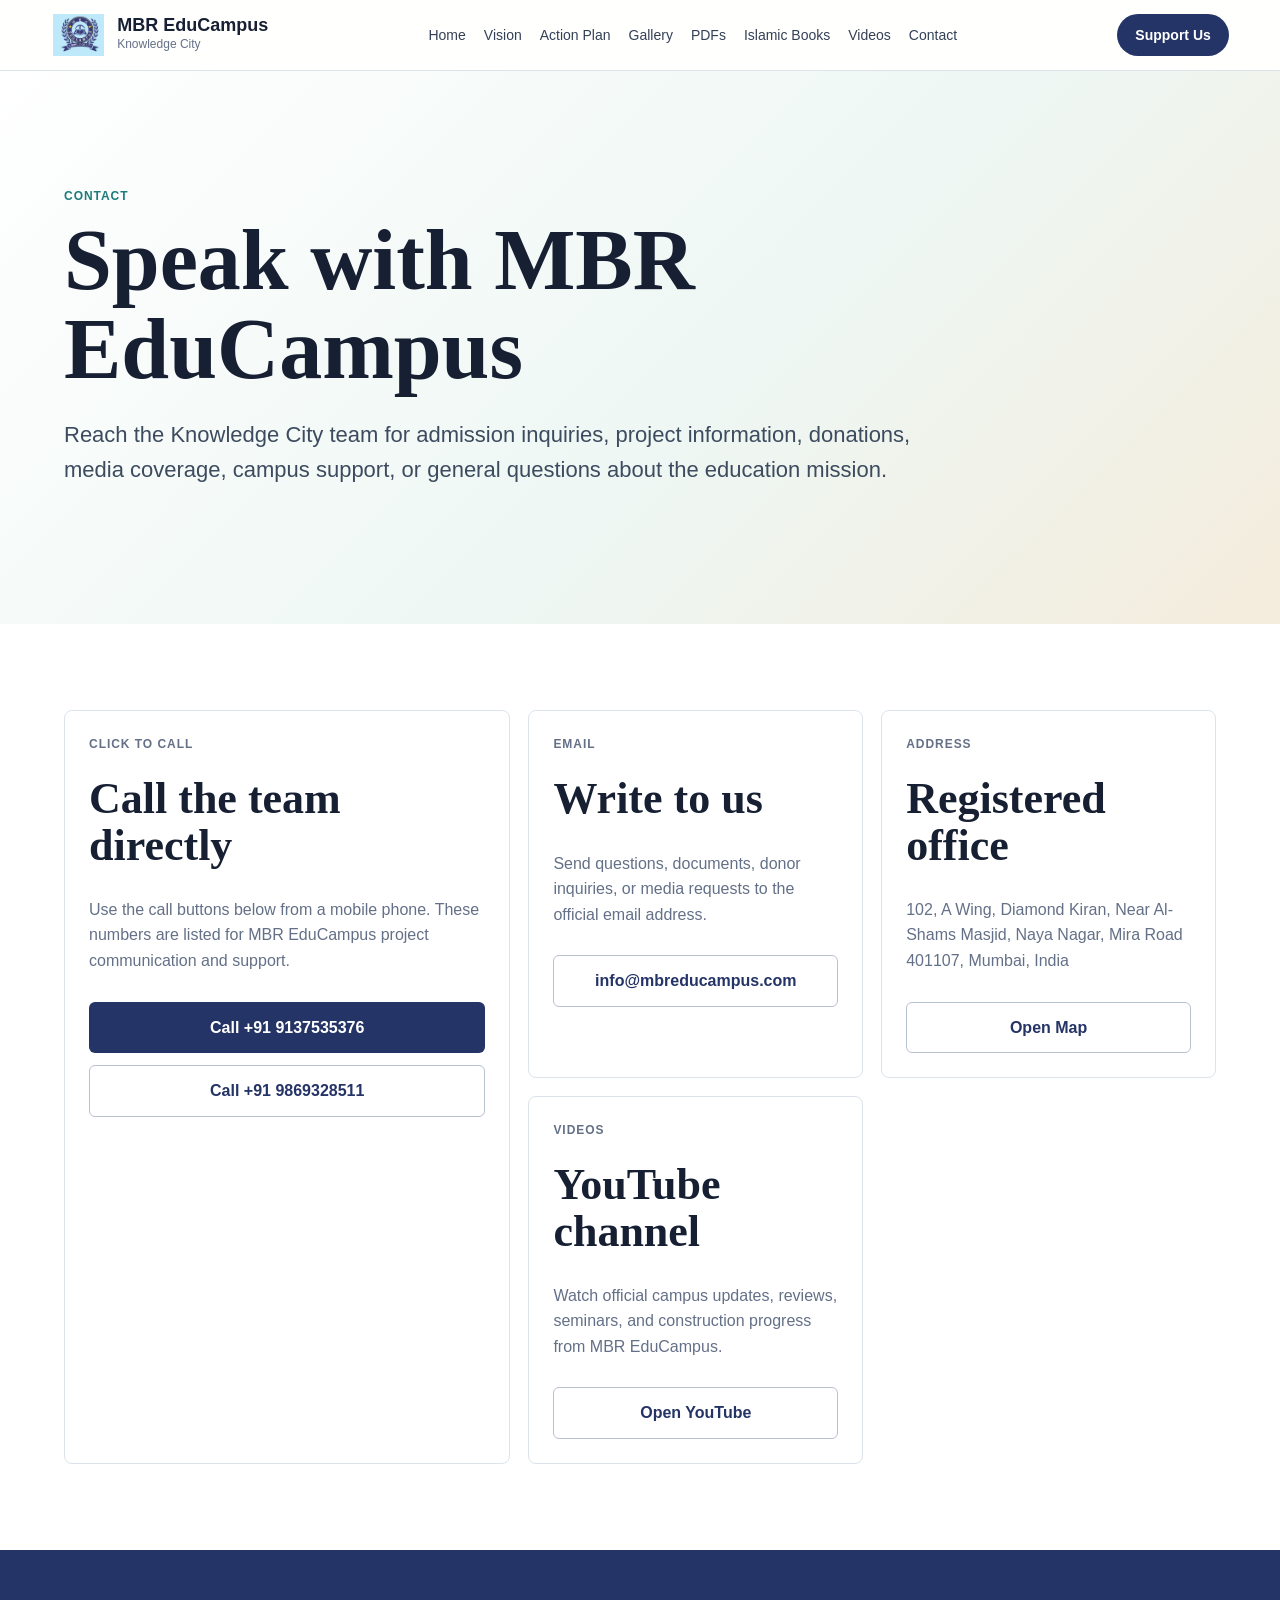
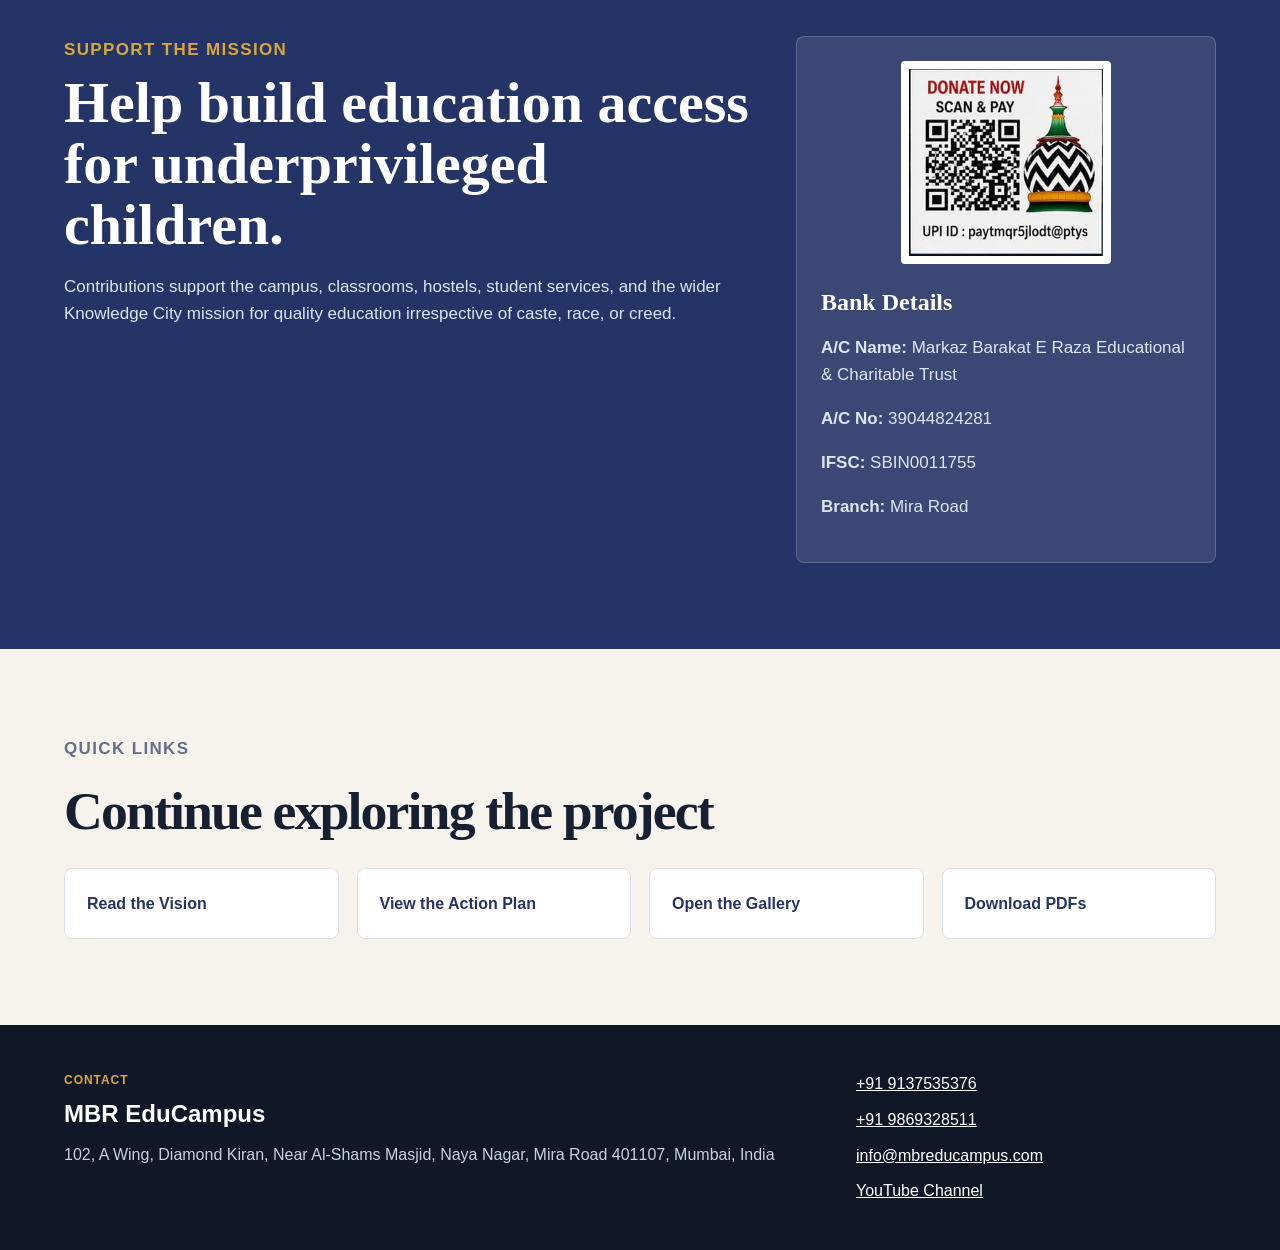
<file: contact.html>
<!doctype html>
<html lang="en">
  <head>
    <meta charset="utf-8" />
    <meta name="viewport" content="width=device-width, initial-scale=1" />
    <title>Contact | MBR EduCampus</title>
    <meta name="description" content="Contact MBR EduCampus Knowledge City by phone, email, YouTube, or address." />
    <link rel="icon" type="image/png" href="assets/favicon.png" />
    <link rel="stylesheet" href="styles.css?v=qr-campaign" />
  </head>
  <body>
    <header class="site-header">
      <a class="brand" href="index.html" aria-label="MBR EduCampus home">
        <img src="assets/logo.png" alt="MBR EduCampus logo" />
        <span>
          <strong>MBR EduCampus</strong>
          <small>Knowledge City</small>
        </span>
      </a>
      <nav aria-label="Primary navigation">
        <a href="index.html">Home</a>
        <a href="vision.html">Vision</a>
        <a href="action-plan.html">Action Plan</a>
        <a href="gallery.html">Gallery</a>
        <a href="documents.html">PDFs</a>
        <a href="books.html">Islamic Books</a>
        <a href="videos.html">Videos</a>
        <a href="contact.html">Contact</a>
      </nav>
      <a class="page-support-cta" href="index.html#support">Support Us</a>
    </header>

    <main>
      <section class="page-hero">
        <p class="eyebrow">Contact</p>
        <h1>Speak with MBR EduCampus</h1>
        <p>
          Reach the Knowledge City team for admission inquiries, project information, donations, media coverage,
          campus support, or general questions about the education mission.
        </p>
      </section>

      <section class="section contact-section">
        <div class="contact-grid">
          <article class="contact-card contact-primary-card">
            <p class="eyebrow">Click To Call</p>
            <h2>Call the team directly</h2>
            <p>
              Use the call buttons below from a mobile phone. These numbers are listed for MBR EduCampus project
              communication and support.
            </p>
            <div class="contact-actions">
              <a class="button primary" href="tel:+919137535376">Call +91 9137535376</a>
              <a class="button secondary" href="tel:+919869328511">Call +91 9869328511</a>
            </div>
          </article>

          <article class="contact-card">
            <p class="eyebrow">Email</p>
            <h2>Write to us</h2>
            <p>Send questions, documents, donor inquiries, or media requests to the official email address.</p>
            <a class="button secondary" href="mailto:info@mbreducampus.com">info@mbreducampus.com</a>
          </article>

          <article class="contact-card">
            <p class="eyebrow">Address</p>
            <h2>Registered office</h2>
            <p>102, A Wing, Diamond Kiran, Near Al-Shams Masjid, Naya Nagar, Mira Road 401107, Mumbai, India</p>
            <a
              class="button secondary"
              href="https://www.google.com/maps/search/?api=1&query=Diamond%20Kiran%20Naya%20Nagar%20Mira%20Road%20401107"
            >Open Map</a>
          </article>

          <article class="contact-card">
            <p class="eyebrow">Videos</p>
            <h2>YouTube channel</h2>
            <p>Watch official campus updates, reviews, seminars, and construction progress from MBR EduCampus.</p>
            <a class="button secondary" href="https://www.youtube.com/@MBREDUCAMPUS">Open YouTube</a>
          </article>
        </div>
      </section>

      <section class="section support-section">
        <div>
          <p class="eyebrow">Support The Mission</p>
          <h2>Help build education access for underprivileged children.</h2>
          <p>
            Contributions support the campus, classrooms, hostels, student services, and the wider Knowledge City
            mission for quality education irrespective of caste, race, or creed.
          </p>
        </div>
        <div class="bank-panel">
          <img class="payment-qr" src="assets/payment-qr.png" alt="Scan and pay donation QR code. UPI ID paytmqr5jlodt@ptys" />
          <h3>Bank Details</h3>
          <p><strong>A/C Name:</strong> Markaz Barakat E Raza Educational & Charitable Trust</p>
          <p><strong>A/C No:</strong> 39044824281</p>
          <p><strong>IFSC:</strong> SBIN0011755</p>
          <p><strong>Branch:</strong> Mira Road</p>
        </div>
      </section>

      <section class="section">
        <div class="section-heading">
          <p class="eyebrow">Quick Links</p>
          <h2>Continue exploring the project</h2>
        </div>
        <div class="quick-link-grid">
          <a href="vision.html">Read the Vision</a>
          <a href="action-plan.html">View the Action Plan</a>
          <a href="gallery.html">Open the Gallery</a>
          <a href="documents.html">Download PDFs</a>
        </div>
      </section>
    </main>

    <footer id="contact" class="site-footer">
      <div>
        <p class="eyebrow">Contact</p>
        <h2>MBR EduCampus</h2>
        <p>102, A Wing, Diamond Kiran, Near Al-Shams Masjid, Naya Nagar, Mira Road 401107, Mumbai, India</p>
      </div>
      <address>
        <a href="tel:+919137535376">+91 9137535376</a>
        <a href="tel:+919869328511">+91 9869328511</a>
        <a href="mailto:info@mbreducampus.com">info@mbreducampus.com</a>
        <a href="https://www.youtube.com/@MBREDUCAMPUS">YouTube Channel</a>
      </address>
    </footer>
  </body>
</html>
</file>
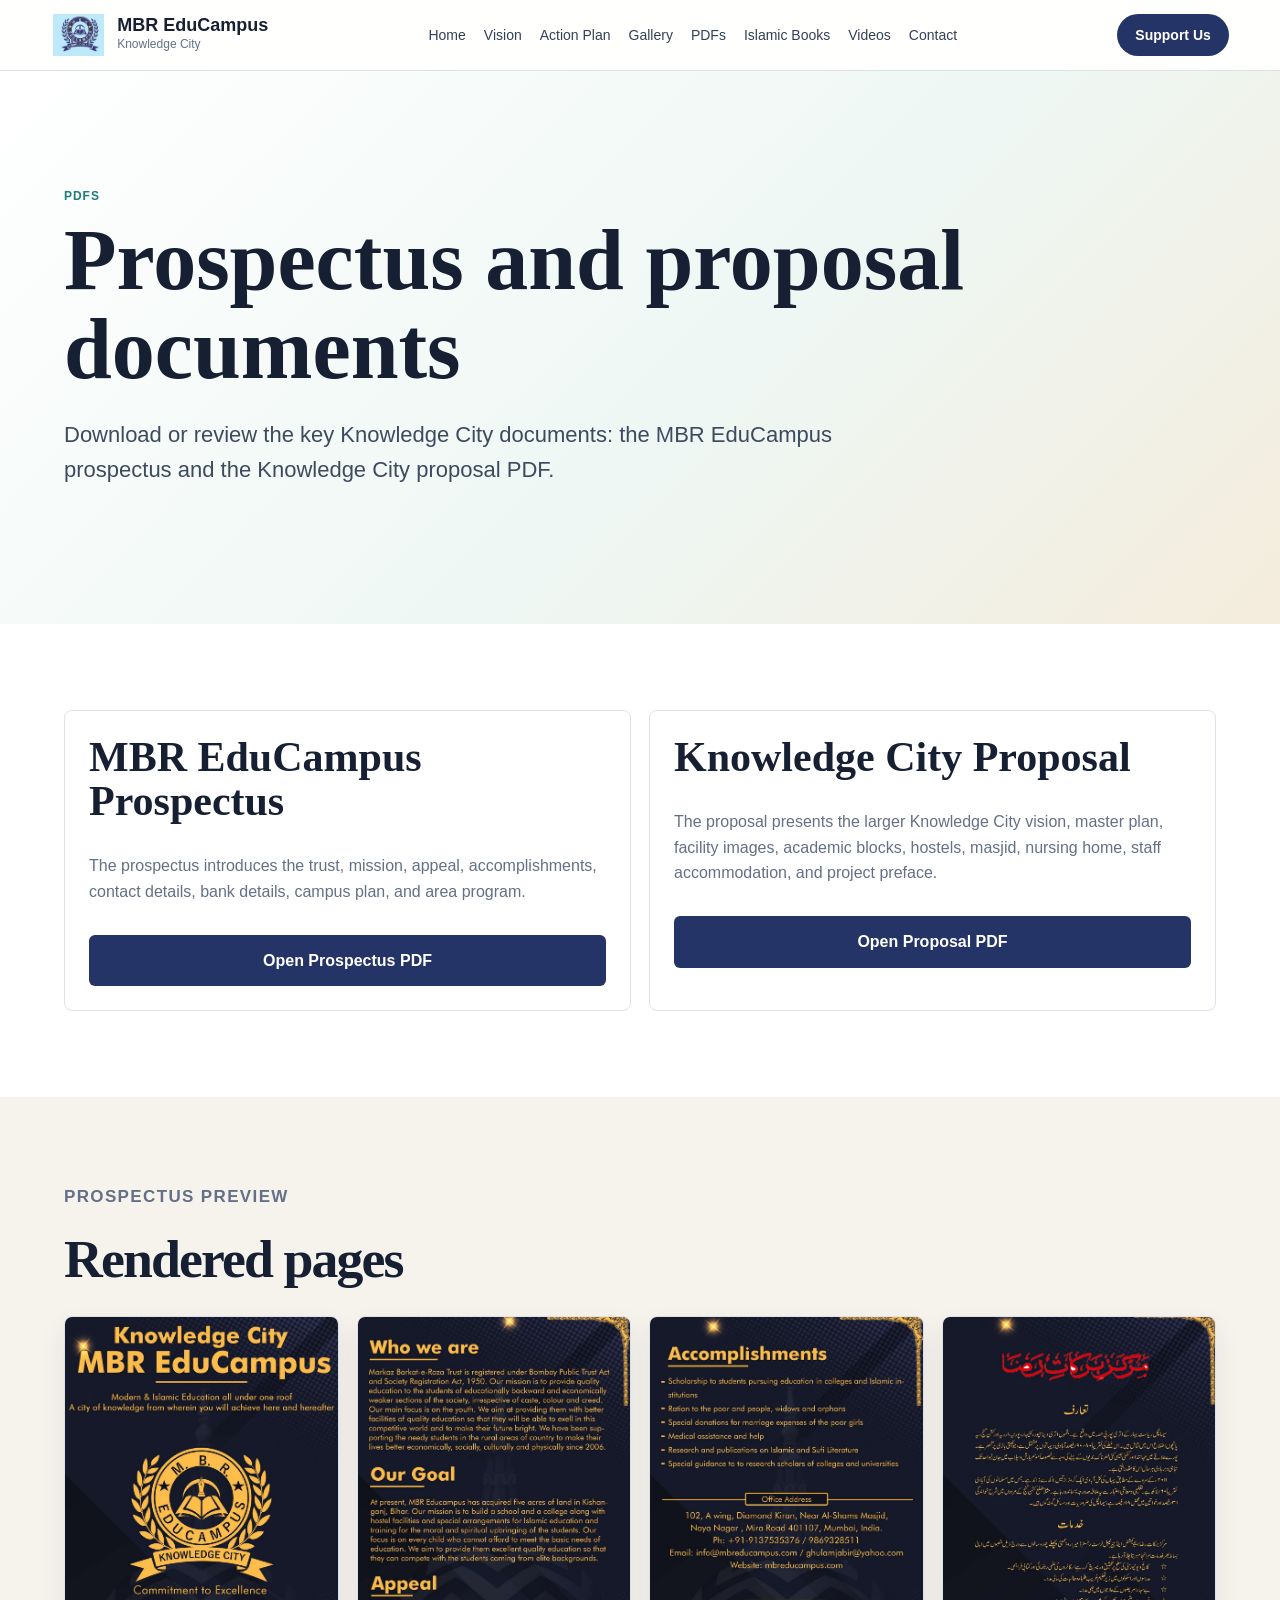
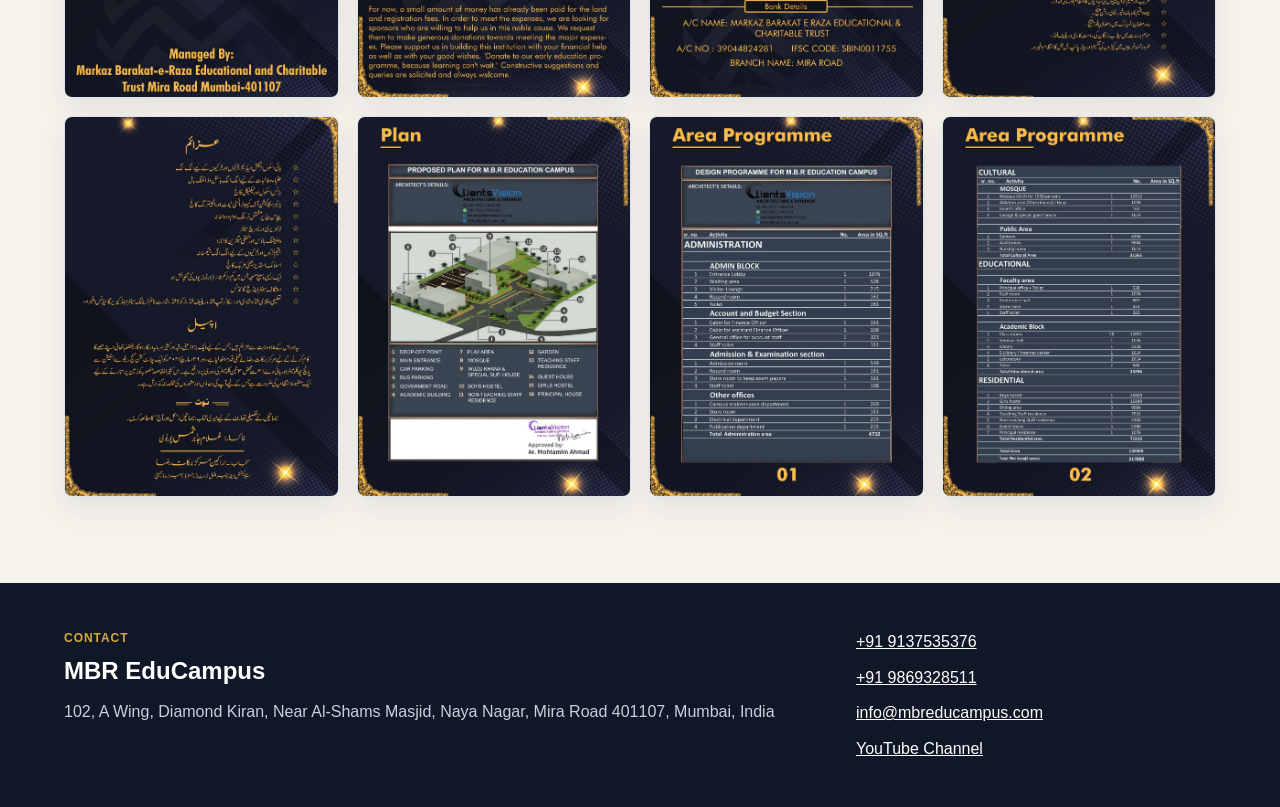
<file: documents.html>
<!doctype html>
<html lang="en">
  <head>
    <meta charset="utf-8" />
    <meta name="viewport" content="width=device-width, initial-scale=1" />
    <title>PDFs | MBR EduCampus</title>
    <meta name="description" content="PDF documents and prospectus for Knowledge City MBR EduCampus." />
    <link rel="icon" type="image/png" href="assets/favicon.png" />
    <link rel="stylesheet" href="styles.css?v=qr-campaign" />
  </head>
  <body>
    <header class="site-header">
      <a class="brand" href="index.html" aria-label="MBR EduCampus home">
        <img src="assets/logo.png" alt="MBR EduCampus logo" />
        <span>
          <strong>MBR EduCampus</strong>
          <small>Knowledge City</small>
        </span>
      </a>
      <nav aria-label="Primary navigation">
        <a href="index.html">Home</a>
        <a href="vision.html">Vision</a>
        <a href="action-plan.html">Action Plan</a>
        <a href="gallery.html">Gallery</a>
        <a href="documents.html">PDFs</a>
        <a href="books.html">Islamic Books</a>
        <a href="videos.html">Videos</a>
        <a href="contact.html">Contact</a>
      </nav>
      <a class="page-support-cta" href="index.html#support">Support Us</a>
    </header>

    <main>
      <section class="page-hero">
        <p class="eyebrow">PDFs</p>
        <h1>Prospectus and proposal documents</h1>
        <p>
          Download or review the key Knowledge City documents: the MBR EduCampus prospectus and the Knowledge City
          proposal PDF.
        </p>
      </section>

      <section class="section document-section">
        <div class="document-grid">
          <article>
            <h2>MBR EduCampus Prospectus</h2>
            <p>
              The prospectus introduces the trust, mission, appeal, accomplishments, contact details, bank details,
              campus plan, and area program.
            </p>
            <a class="button primary" href="assets/MBR-EduCampus-Prospectus.pdf">Open Prospectus PDF</a>
          </article>
          <article>
            <h2>Knowledge City Proposal</h2>
            <p>
              The proposal presents the larger Knowledge City vision, master plan, facility images, academic blocks,
              hostels, masjid, nursing home, staff accommodation, and project preface.
            </p>
            <a class="button primary" href="assets/Knowledge-City-Proposal.pdf">Open Proposal PDF</a>
          </article>
        </div>
      </section>

      <section class="section">
        <div class="section-heading">
          <p class="eyebrow">Prospectus Preview</p>
          <h2>Rendered pages</h2>
        </div>
        <div class="prospectus-grid">
          <img src="assets/prospectus/prospectus-page-01.png" alt="Prospectus page 1" />
          <img src="assets/prospectus/prospectus-page-02.png" alt="Prospectus page 2" />
          <img src="assets/prospectus/prospectus-page-03.png" alt="Prospectus page 3" />
          <img src="assets/prospectus/prospectus-page-04.png" alt="Prospectus page 4" />
          <img src="assets/prospectus/prospectus-page-05.png" alt="Prospectus page 5" />
          <img src="assets/prospectus/prospectus-page-06.png" alt="Prospectus page 6" />
          <img src="assets/prospectus/prospectus-page-07.png" alt="Prospectus page 7" />
          <img src="assets/prospectus/prospectus-page-08.png" alt="Prospectus page 8" />
        </div>
      </section>
    </main>

    <footer id="contact" class="site-footer">
      <div>
        <p class="eyebrow">Contact</p>
        <h2>MBR EduCampus</h2>
        <p>102, A Wing, Diamond Kiran, Near Al-Shams Masjid, Naya Nagar, Mira Road 401107, Mumbai, India</p>
      </div>
      <address>
        <a href="tel:+919137535376">+91 9137535376</a>
        <a href="tel:+919869328511">+91 9869328511</a>
        <a href="mailto:info@mbreducampus.com">info@mbreducampus.com</a>
        <a href="https://www.youtube.com/@MBREDUCAMPUS">YouTube Channel</a>
      </address>
    </footer>
  </body>
</html>
</file>
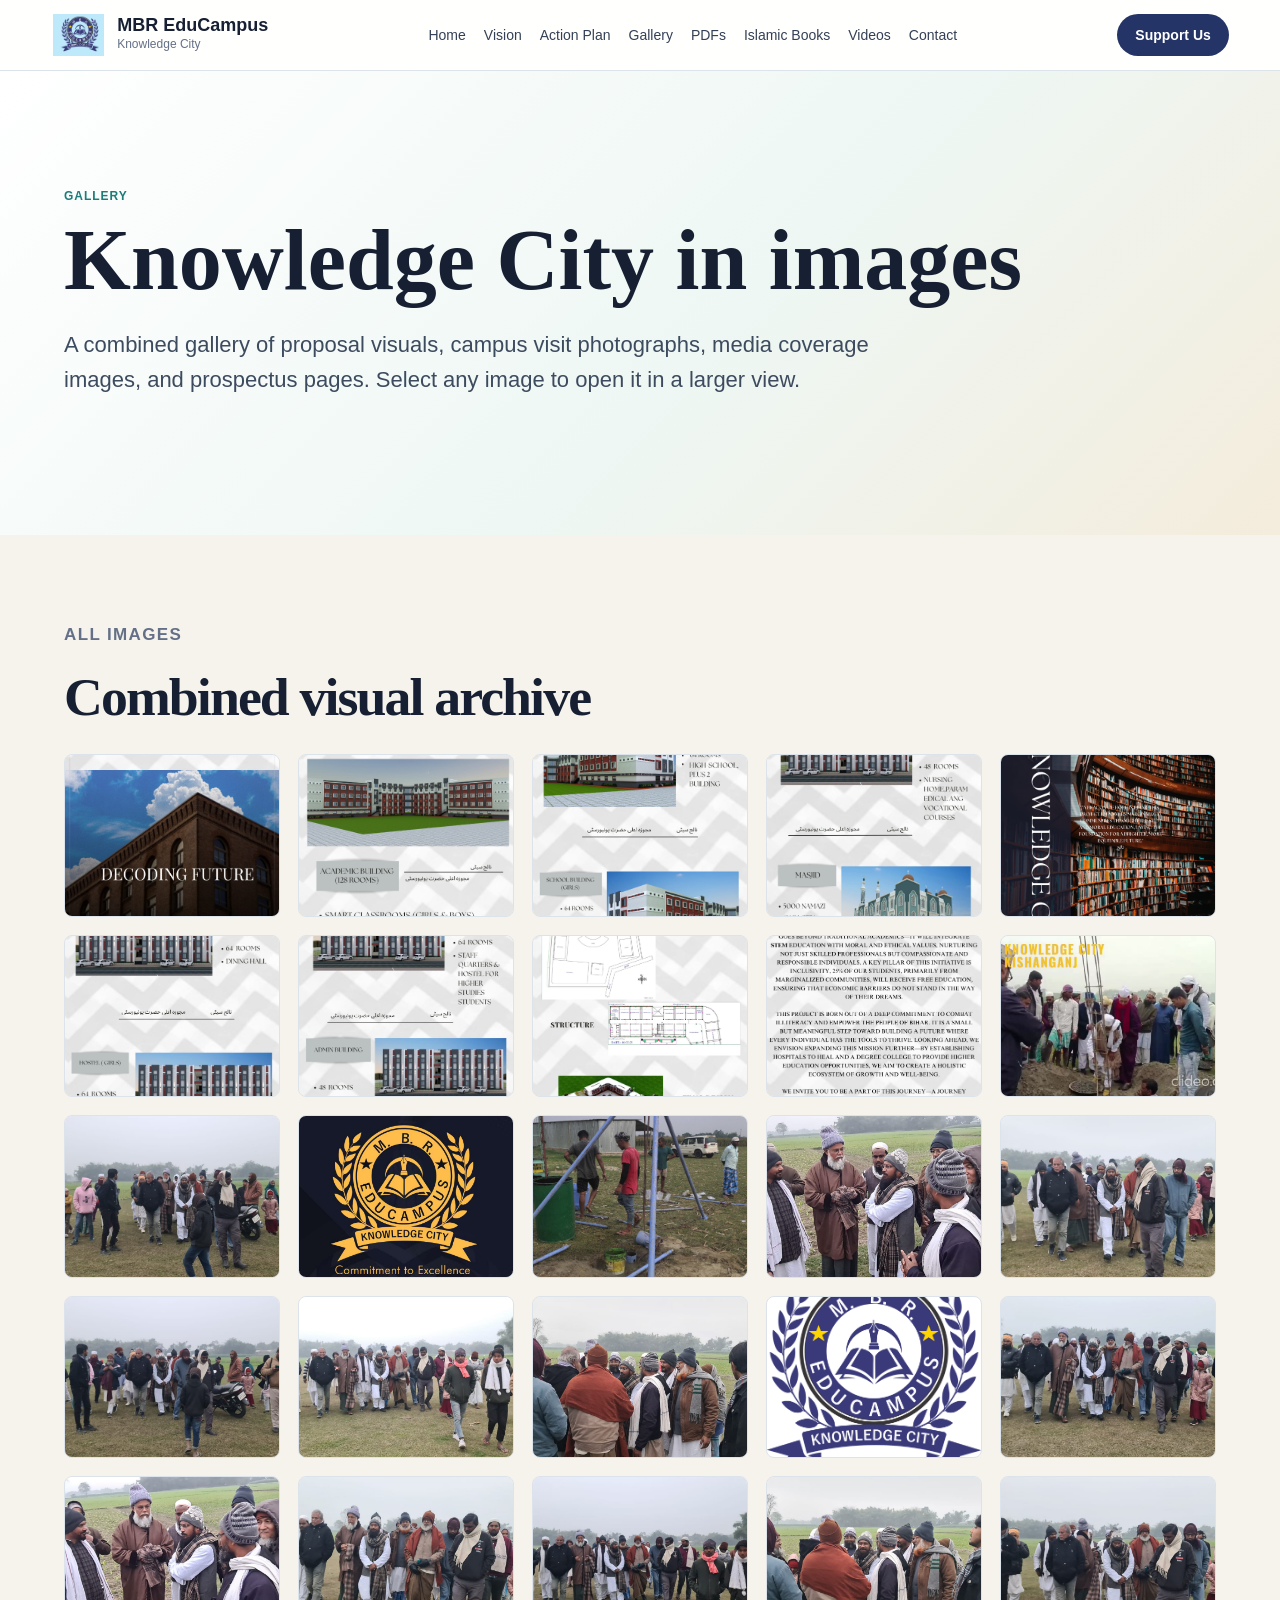
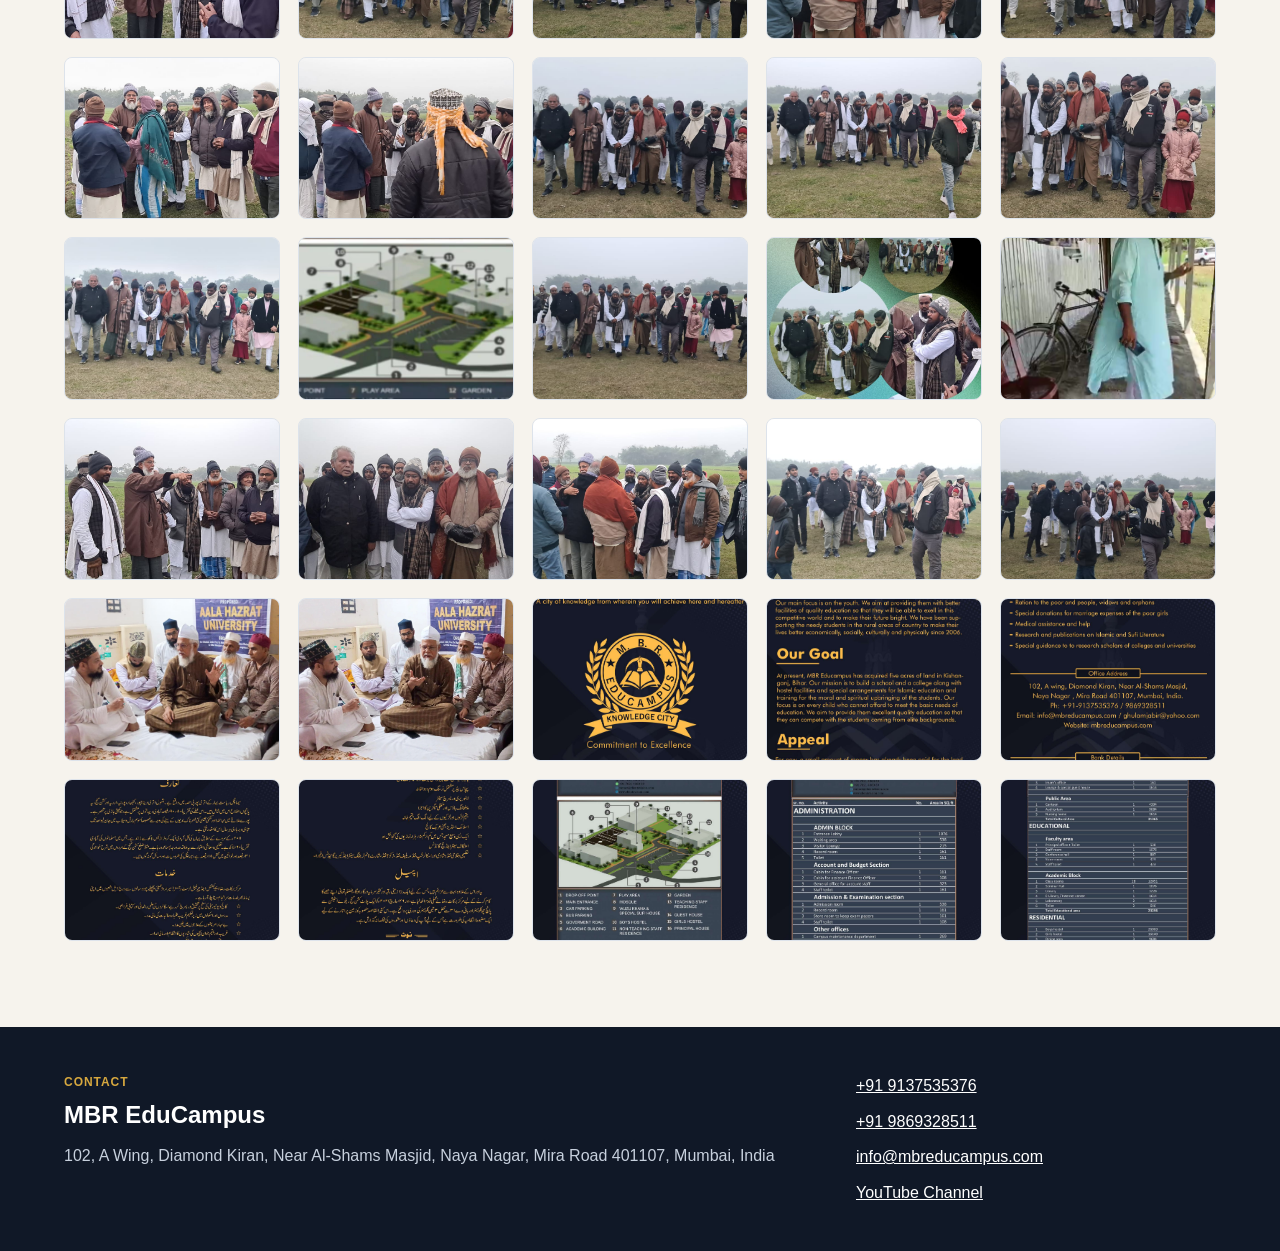
<file: gallery.html>
<!doctype html>
<html lang="en">
  <head>
    <meta charset="utf-8" />
    <meta name="viewport" content="width=device-width, initial-scale=1" />
    <title>Gallery | MBR EduCampus</title>
    <meta name="description" content="Combined image gallery for Knowledge City MBR EduCampus." />
    <link rel="icon" type="image/png" href="assets/favicon.png" />
    <link rel="stylesheet" href="styles.css?v=qr-campaign" />
  </head>
  <body>
    <header class="site-header">
      <a class="brand" href="index.html" aria-label="MBR EduCampus home">
        <img src="assets/logo.png" alt="MBR EduCampus logo" />
        <span>
          <strong>MBR EduCampus</strong>
          <small>Knowledge City</small>
        </span>
      </a>
      <nav aria-label="Primary navigation">
        <a href="index.html">Home</a>
        <a href="vision.html">Vision</a>
        <a href="action-plan.html">Action Plan</a>
        <a href="gallery.html">Gallery</a>
        <a href="documents.html">PDFs</a>
        <a href="books.html">Islamic Books</a>
        <a href="videos.html">Videos</a>
        <a href="contact.html">Contact</a>
      </nav>
      <a class="page-support-cta" href="index.html#support">Support Us</a>
    </header>

    <main>
      <section class="page-hero">
        <p class="eyebrow">Gallery</p>
        <h1>Knowledge City in images</h1>
        <p>
          A combined gallery of proposal visuals, campus visit photographs, media coverage images, and prospectus
          pages. Select any image to open it in a larger view.
        </p>
      </section>

      <section class="section">
        <div class="section-heading">
          <p class="eyebrow">All Images</p>
          <h2>Combined visual archive</h2>
        </div>
        <div class="gallery-grid gallery-grid-large" id="galleryGrid"></div>
      </section>
    </main>

    <footer id="contact" class="site-footer">
      <div>
        <p class="eyebrow">Contact</p>
        <h2>MBR EduCampus</h2>
        <p>102, A Wing, Diamond Kiran, Near Al-Shams Masjid, Naya Nagar, Mira Road 401107, Mumbai, India</p>
      </div>
      <address>
        <a href="tel:+919137535376">+91 9137535376</a>
        <a href="tel:+919869328511">+91 9869328511</a>
        <a href="mailto:info@mbreducampus.com">info@mbreducampus.com</a>
        <a href="https://www.youtube.com/@MBREDUCAMPUS">YouTube Channel</a>
      </address>
    </footer>

    <script src="script.js"></script>
  </body>
</html>
</file>
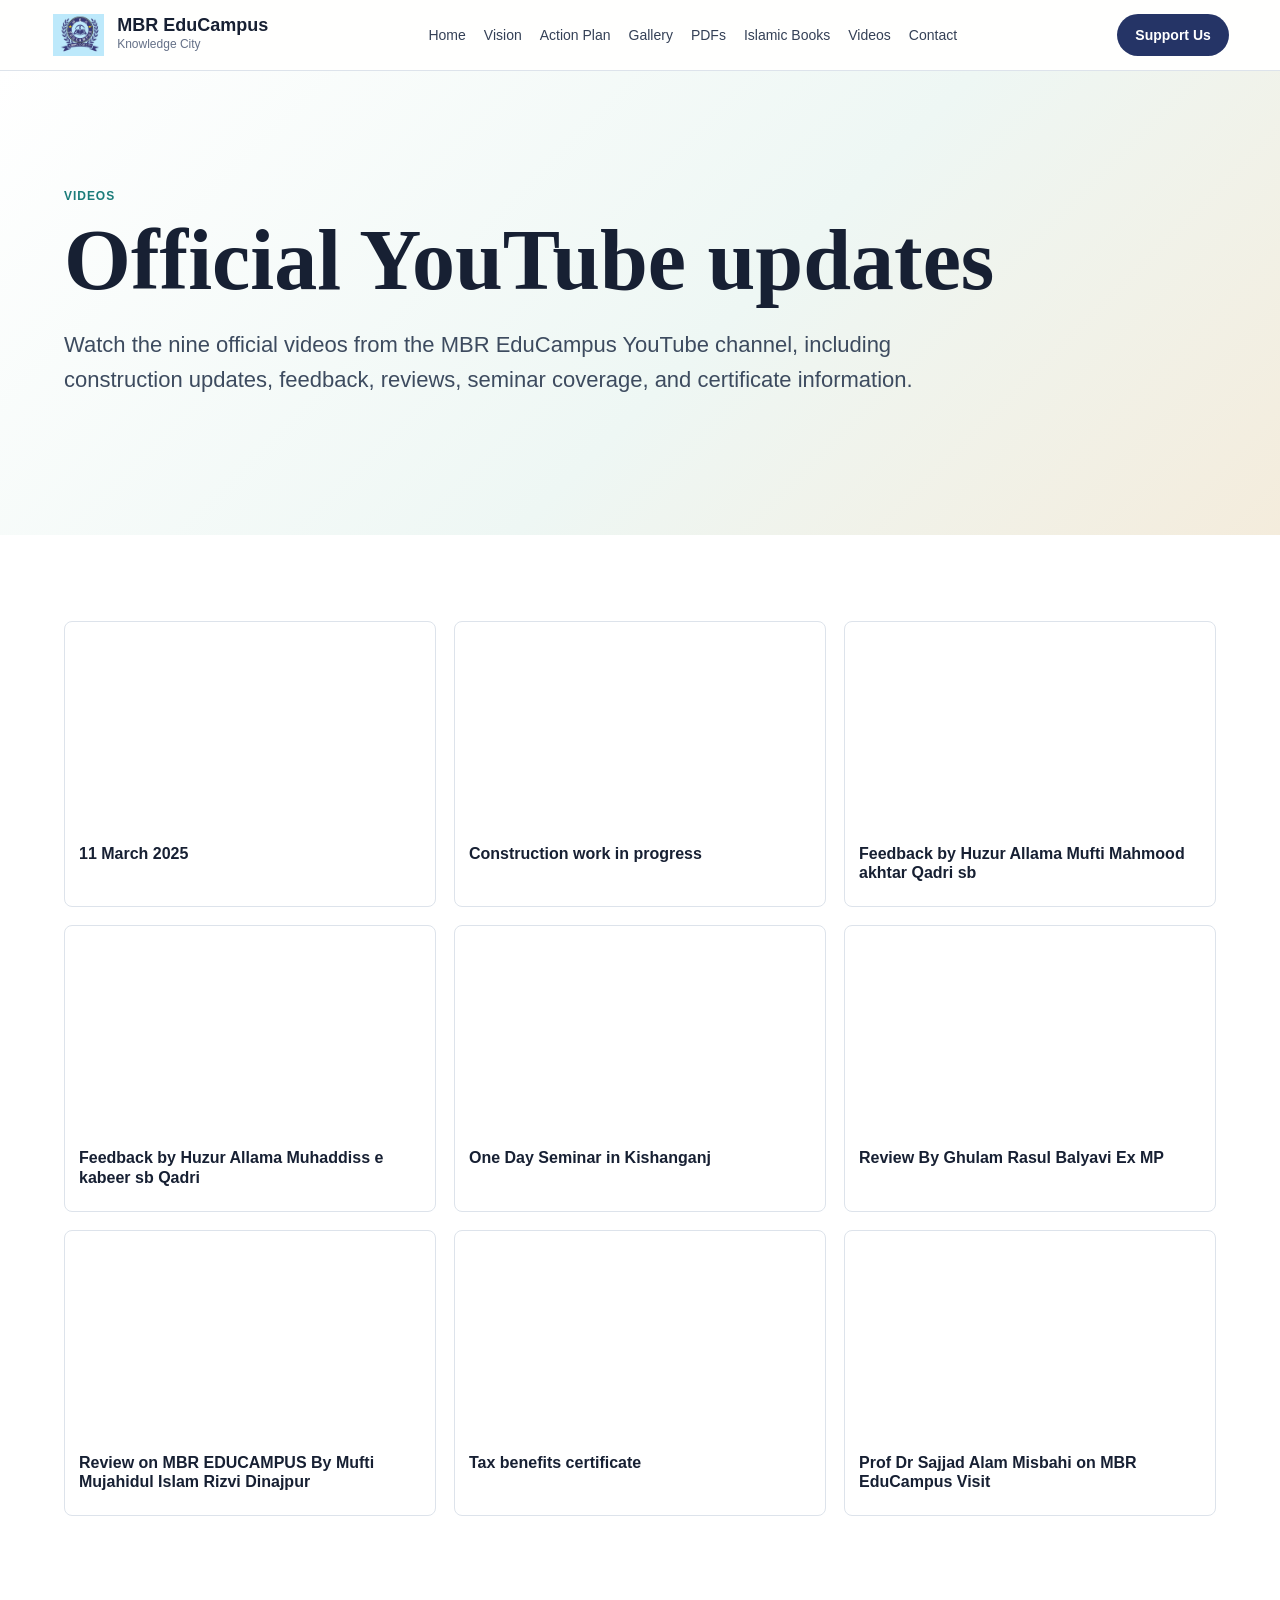
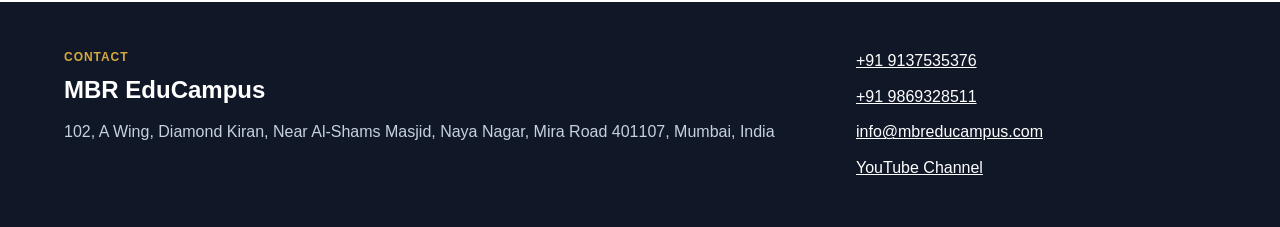
<file: videos.html>
<!doctype html>
<html lang="en">
  <head>
    <meta charset="utf-8" />
    <meta name="viewport" content="width=device-width, initial-scale=1" />
    <title>Videos | MBR EduCampus</title>
    <meta name="description" content="Official MBR EduCampus YouTube videos." />
    <link rel="icon" type="image/png" href="assets/favicon.png" />
    <link rel="stylesheet" href="styles.css?v=qr-campaign" />
  </head>
  <body>
    <header class="site-header">
      <a class="brand" href="index.html" aria-label="MBR EduCampus home">
        <img src="assets/logo.png" alt="MBR EduCampus logo" />
        <span>
          <strong>MBR EduCampus</strong>
          <small>Knowledge City</small>
        </span>
      </a>
      <nav aria-label="Primary navigation">
        <a href="index.html">Home</a>
        <a href="vision.html">Vision</a>
        <a href="action-plan.html">Action Plan</a>
        <a href="gallery.html">Gallery</a>
        <a href="documents.html">PDFs</a>
        <a href="books.html">Islamic Books</a>
        <a href="videos.html">Videos</a>
        <a href="contact.html">Contact</a>
      </nav>
      <a class="page-support-cta" href="index.html#support">Support Us</a>
    </header>

    <main>
      <section class="page-hero">
        <p class="eyebrow">Videos</p>
        <h1>Official YouTube updates</h1>
        <p>
          Watch the nine official videos from the MBR EduCampus YouTube channel, including construction updates,
          feedback, reviews, seminar coverage, and certificate information.
        </p>
      </section>

      <section class="section videos-section">
        <div class="video-grid" id="videoGrid"></div>
      </section>
    </main>

    <footer id="contact" class="site-footer">
      <div>
        <p class="eyebrow">Contact</p>
        <h2>MBR EduCampus</h2>
        <p>102, A Wing, Diamond Kiran, Near Al-Shams Masjid, Naya Nagar, Mira Road 401107, Mumbai, India</p>
      </div>
      <address>
        <a href="tel:+919137535376">+91 9137535376</a>
        <a href="tel:+919869328511">+91 9869328511</a>
        <a href="mailto:info@mbreducampus.com">info@mbreducampus.com</a>
        <a href="https://www.youtube.com/@MBREDUCAMPUS">YouTube Channel</a>
      </address>
    </footer>

    <script src="script.js"></script>
  </body>
</html>
</file>
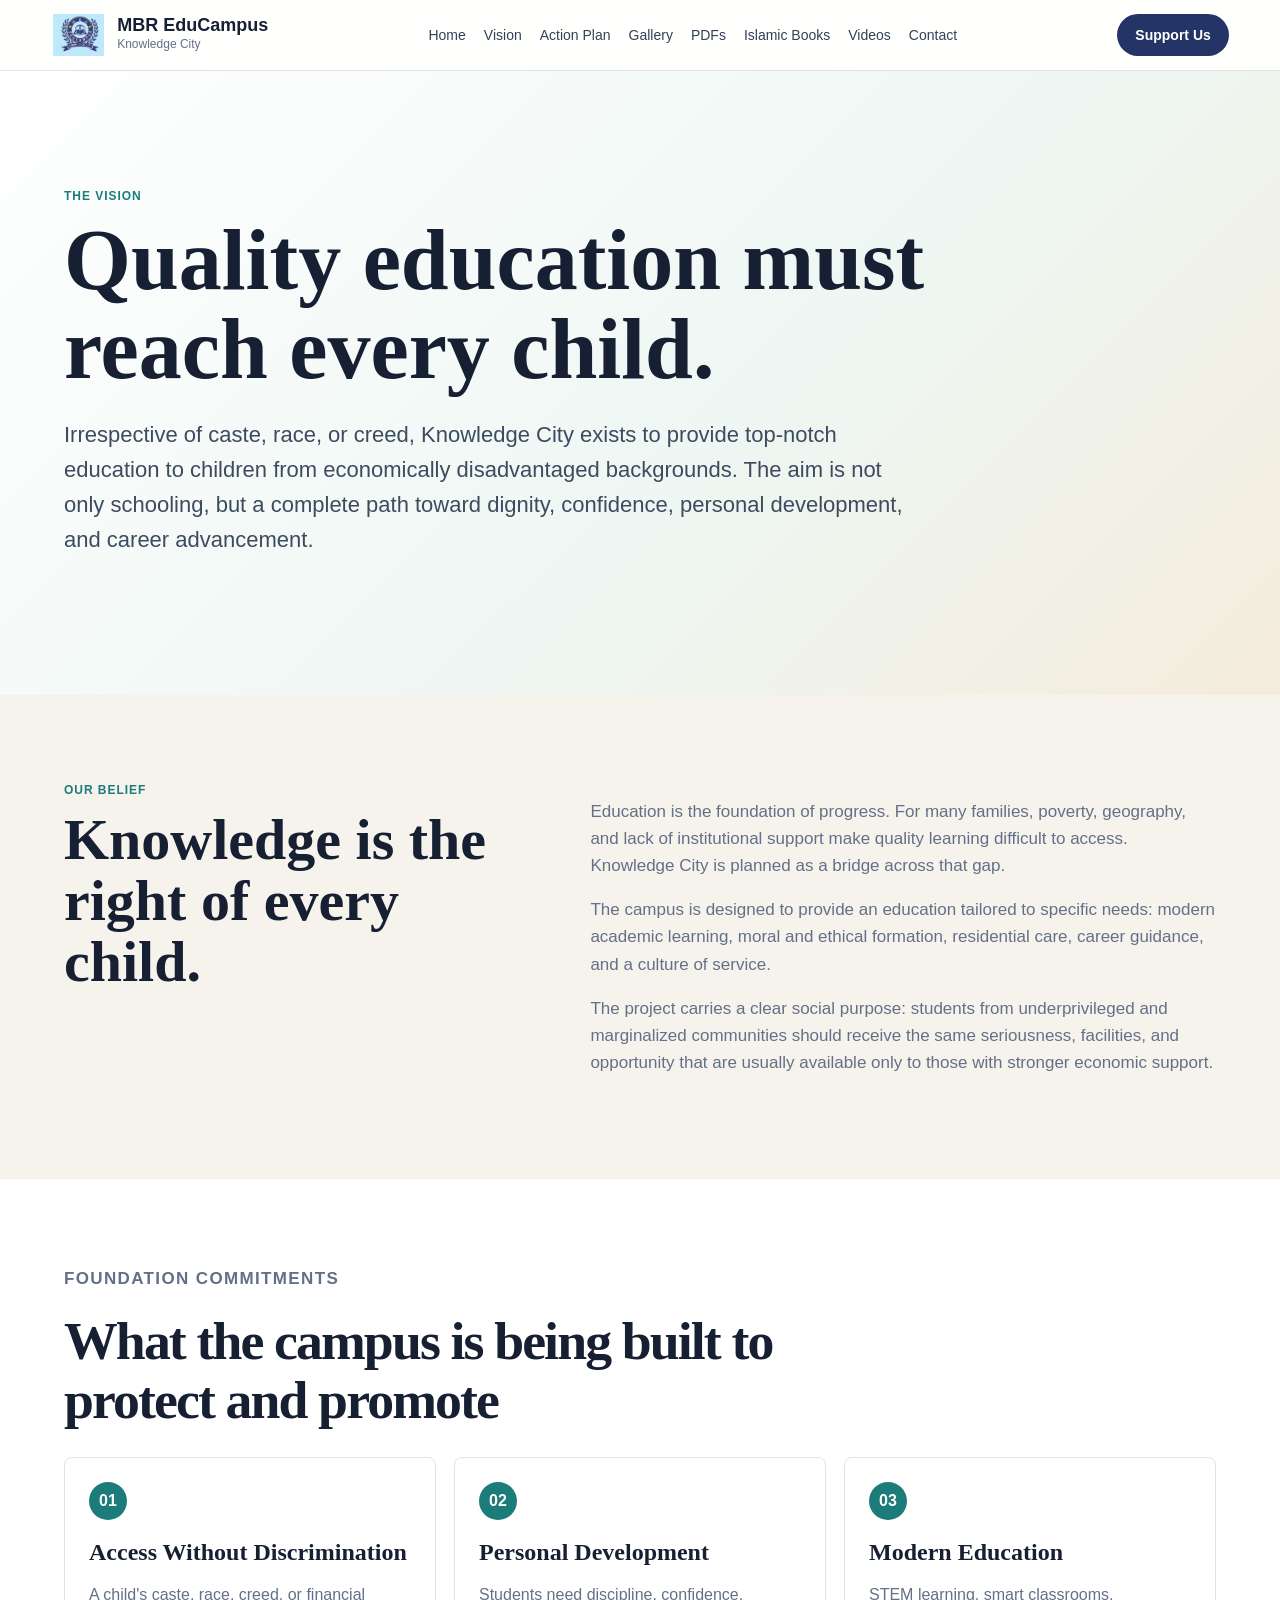
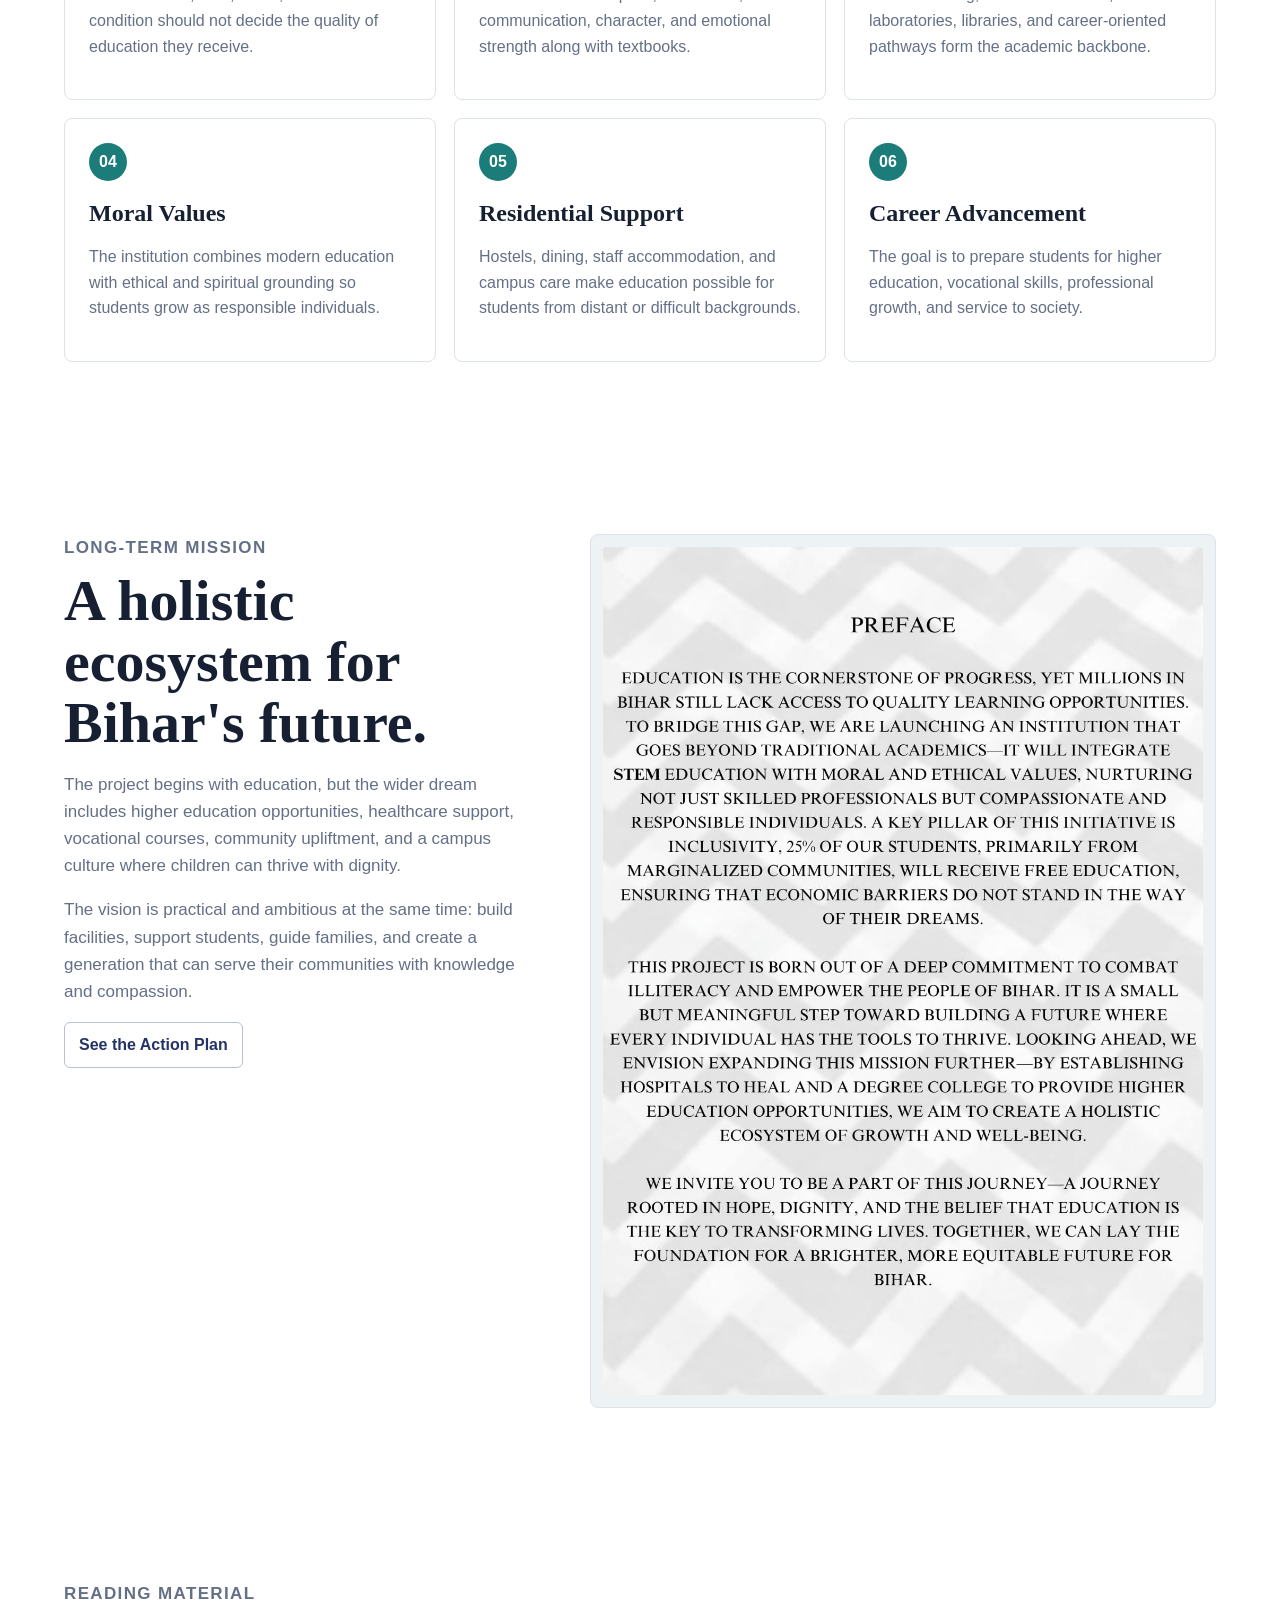
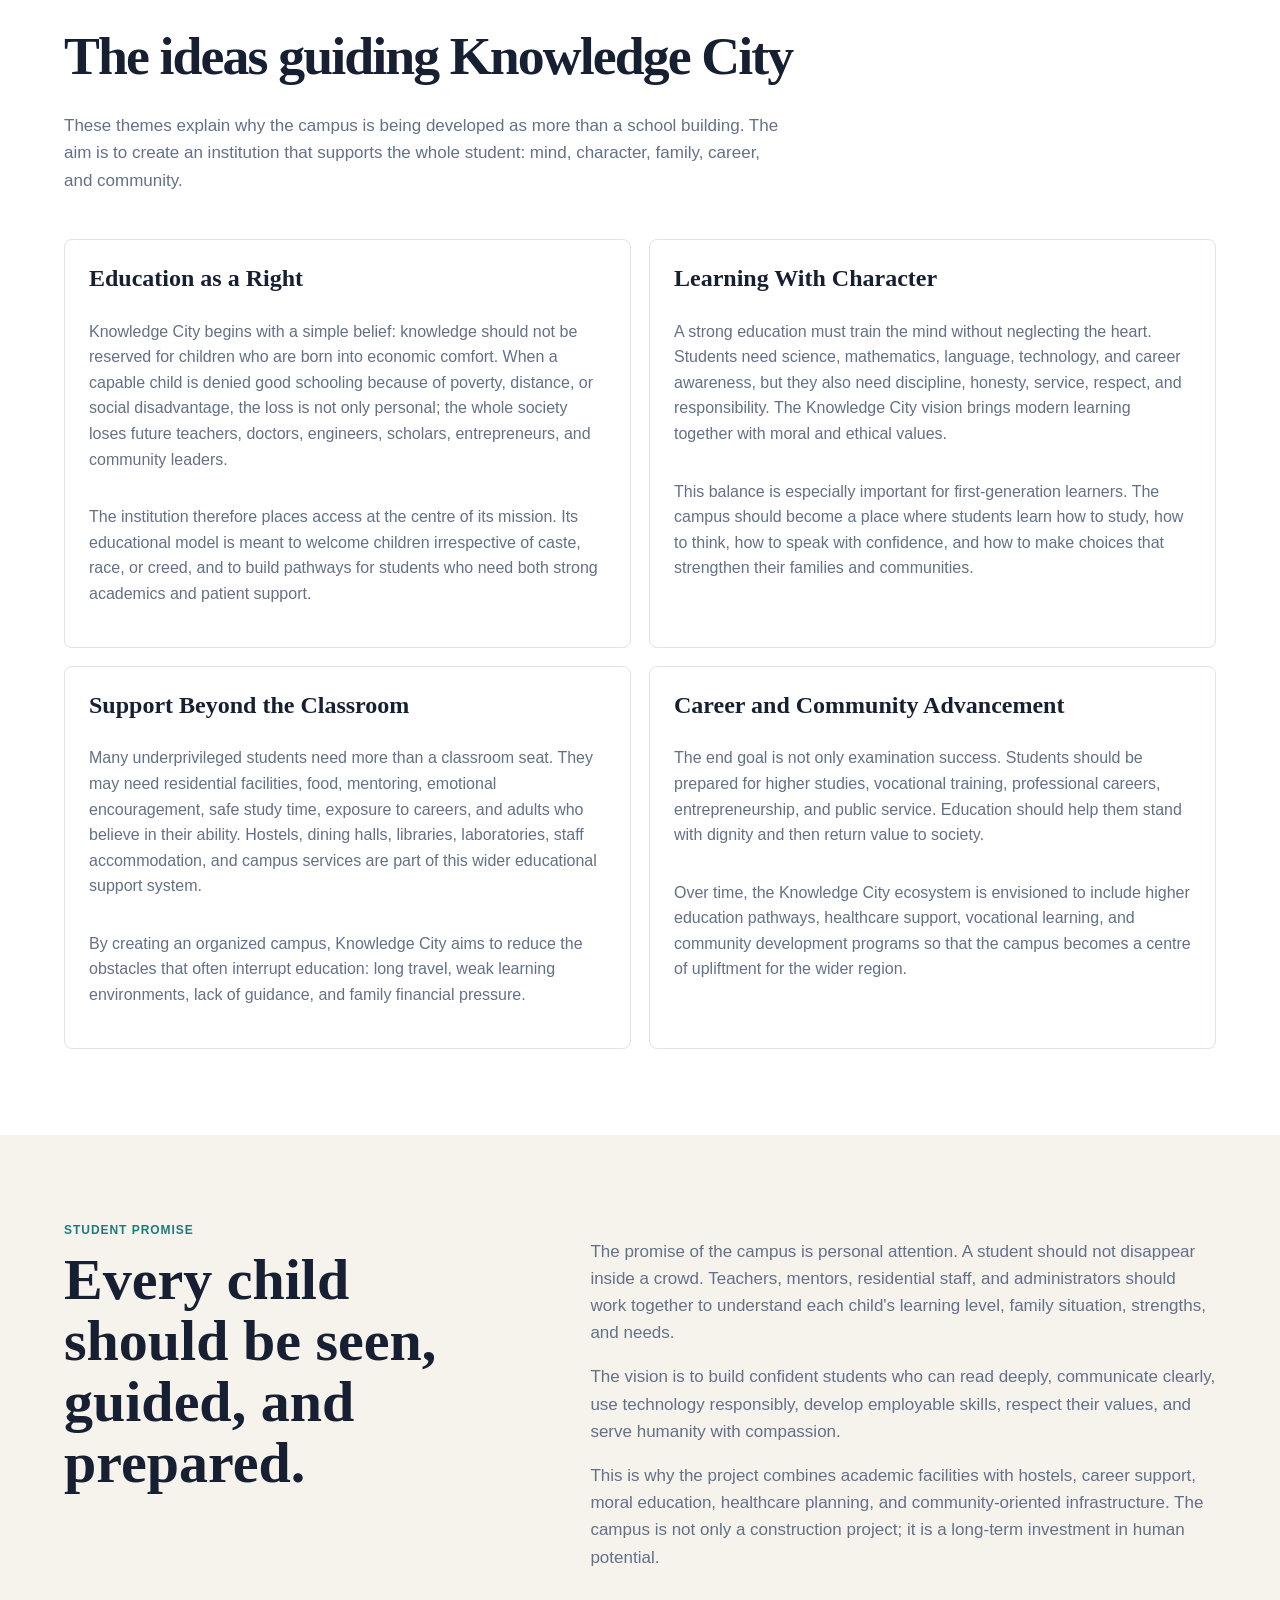
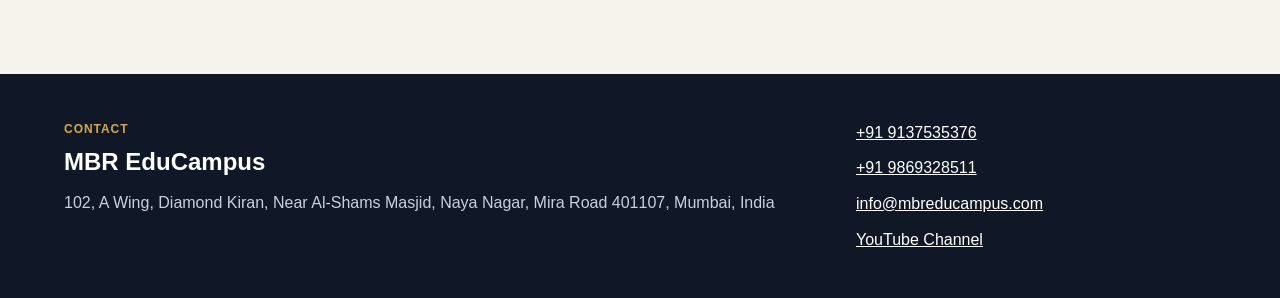
<file: vision.html>
<!doctype html>
<html lang="en">
  <head>
    <meta charset="utf-8" />
    <meta name="viewport" content="width=device-width, initial-scale=1" />
    <title>Vision | MBR EduCampus</title>
    <meta name="description" content="The vision of Knowledge City MBR EduCampus." />
    <link rel="icon" type="image/png" href="assets/favicon.png" />
    <link rel="stylesheet" href="styles.css?v=qr-campaign" />
  </head>
  <body>
    <header class="site-header">
      <a class="brand" href="index.html" aria-label="MBR EduCampus home">
        <img src="assets/logo.png" alt="MBR EduCampus logo" />
        <span>
          <strong>MBR EduCampus</strong>
          <small>Knowledge City</small>
        </span>
      </a>
      <nav aria-label="Primary navigation">
        <a href="index.html">Home</a>
        <a href="vision.html">Vision</a>
        <a href="action-plan.html">Action Plan</a>
        <a href="gallery.html">Gallery</a>
        <a href="documents.html">PDFs</a>
        <a href="books.html">Islamic Books</a>
        <a href="videos.html">Videos</a>
        <a href="contact.html">Contact</a>
      </nav>
      <a class="page-support-cta" href="index.html#support">Support Us</a>
    </header>

    <main>
      <section class="page-hero vision-hero">
        <p class="eyebrow">The Vision</p>
        <h1>Quality education must reach every child.</h1>
        <p>
          Irrespective of caste, race, or creed, Knowledge City exists to provide top-notch education to children from
          economically disadvantaged backgrounds. The aim is not only schooling, but a complete path toward dignity,
          confidence, personal development, and career advancement.
        </p>
      </section>

      <section class="section split">
        <div>
          <p class="eyebrow">Our Belief</p>
          <h2>Knowledge is the right of every child.</h2>
        </div>
        <div class="text-stack">
          <p>
            Education is the foundation of progress. For many families, poverty, geography, and lack of institutional
            support make quality learning difficult to access. Knowledge City is planned as a bridge across that gap.
          </p>
          <p>
            The campus is designed to provide an education tailored to specific needs: modern academic learning,
            moral and ethical formation, residential care, career guidance, and a culture of service.
          </p>
          <p>
            The project carries a clear social purpose: students from underprivileged and marginalized communities
            should receive the same seriousness, facilities, and opportunity that are usually available only to those
            with stronger economic support.
          </p>
        </div>
      </section>

      <section class="section value-grid-section">
        <div class="section-heading">
          <p class="eyebrow">Foundation Commitments</p>
          <h2>What the campus is being built to protect and promote</h2>
        </div>
        <div class="value-grid">
          <article>
            <span>01</span>
            <h3>Access Without Discrimination</h3>
            <p>
              A child's caste, race, creed, or financial condition should not decide the quality of education they
              receive.
            </p>
          </article>
          <article>
            <span>02</span>
            <h3>Personal Development</h3>
            <p>
              Students need discipline, confidence, communication, character, and emotional strength along with
              textbooks.
            </p>
          </article>
          <article>
            <span>03</span>
            <h3>Modern Education</h3>
            <p>
              STEM learning, smart classrooms, laboratories, libraries, and career-oriented pathways form the academic
              backbone.
            </p>
          </article>
          <article>
            <span>04</span>
            <h3>Moral Values</h3>
            <p>
              The institution combines modern education with ethical and spiritual grounding so students grow as
              responsible individuals.
            </p>
          </article>
          <article>
            <span>05</span>
            <h3>Residential Support</h3>
            <p>
              Hostels, dining, staff accommodation, and campus care make education possible for students from distant
              or difficult backgrounds.
            </p>
          </article>
          <article>
            <span>06</span>
            <h3>Career Advancement</h3>
            <p>
              The goal is to prepare students for higher education, vocational skills, professional growth, and service
              to society.
            </p>
          </article>
        </div>
      </section>

      <section class="section split campus-section">
        <div>
          <p class="eyebrow">Long-Term Mission</p>
          <h2>A holistic ecosystem for Bihar's future.</h2>
          <p>
            The project begins with education, but the wider dream includes higher education opportunities, healthcare
            support, vocational courses, community upliftment, and a campus culture where children can thrive with
            dignity.
          </p>
          <p>
            The vision is practical and ambitious at the same time: build facilities, support students, guide families,
            and create a generation that can serve their communities with knowledge and compassion.
          </p>
          <a class="button secondary compact" href="action-plan.html">See the Action Plan</a>
        </div>
        <figure>
          <img src="assets/vision/preface.jpeg" alt="Knowledge City preface and mission statement" />
        </figure>
      </section>

      <section class="section reading-section">
        <div class="section-heading">
          <p class="eyebrow">Reading Material</p>
          <h2>The ideas guiding Knowledge City</h2>
          <p>
            These themes explain why the campus is being developed as more than a school building. The aim is to
            create an institution that supports the whole student: mind, character, family, career, and community.
          </p>
        </div>
        <div class="reading-grid">
          <article>
            <h3>Education as a Right</h3>
            <p>
              Knowledge City begins with a simple belief: knowledge should not be reserved for children who are born
              into economic comfort. When a capable child is denied good schooling because of poverty, distance, or
              social disadvantage, the loss is not only personal; the whole society loses future teachers, doctors,
              engineers, scholars, entrepreneurs, and community leaders.
            </p>
            <p>
              The institution therefore places access at the centre of its mission. Its educational model is meant to
              welcome children irrespective of caste, race, or creed, and to build pathways for students who need both
              strong academics and patient support.
            </p>
          </article>
          <article>
            <h3>Learning With Character</h3>
            <p>
              A strong education must train the mind without neglecting the heart. Students need science, mathematics,
              language, technology, and career awareness, but they also need discipline, honesty, service, respect, and
              responsibility. The Knowledge City vision brings modern learning together with moral and ethical values.
            </p>
            <p>
              This balance is especially important for first-generation learners. The campus should become a place
              where students learn how to study, how to think, how to speak with confidence, and how to make choices
              that strengthen their families and communities.
            </p>
          </article>
          <article>
            <h3>Support Beyond the Classroom</h3>
            <p>
              Many underprivileged students need more than a classroom seat. They may need residential facilities,
              food, mentoring, emotional encouragement, safe study time, exposure to careers, and adults who believe in
              their ability. Hostels, dining halls, libraries, laboratories, staff accommodation, and campus services
              are part of this wider educational support system.
            </p>
            <p>
              By creating an organized campus, Knowledge City aims to reduce the obstacles that often interrupt
              education: long travel, weak learning environments, lack of guidance, and family financial pressure.
            </p>
          </article>
          <article>
            <h3>Career and Community Advancement</h3>
            <p>
              The end goal is not only examination success. Students should be prepared for higher studies, vocational
              training, professional careers, entrepreneurship, and public service. Education should help them stand
              with dignity and then return value to society.
            </p>
            <p>
              Over time, the Knowledge City ecosystem is envisioned to include higher education pathways, healthcare
              support, vocational learning, and community development programs so that the campus becomes a centre of
              upliftment for the wider region.
            </p>
          </article>
        </div>
      </section>

      <section class="section split">
        <div>
          <p class="eyebrow">Student Promise</p>
          <h2>Every child should be seen, guided, and prepared.</h2>
        </div>
        <div class="text-stack">
          <p>
            The promise of the campus is personal attention. A student should not disappear inside a crowd. Teachers,
            mentors, residential staff, and administrators should work together to understand each child's learning
            level, family situation, strengths, and needs.
          </p>
          <p>
            The vision is to build confident students who can read deeply, communicate clearly, use technology
            responsibly, develop employable skills, respect their values, and serve humanity with compassion.
          </p>
          <p>
            This is why the project combines academic facilities with hostels, career support, moral education,
            healthcare planning, and community-oriented infrastructure. The campus is not only a construction project;
            it is a long-term investment in human potential.
          </p>
        </div>
      </section>
    </main>

    <footer id="contact" class="site-footer">
      <div>
        <p class="eyebrow">Contact</p>
        <h2>MBR EduCampus</h2>
        <p>102, A Wing, Diamond Kiran, Near Al-Shams Masjid, Naya Nagar, Mira Road 401107, Mumbai, India</p>
      </div>
      <address>
        <a href="tel:+919137535376">+91 9137535376</a>
        <a href="tel:+919869328511">+91 9869328511</a>
        <a href="mailto:info@mbreducampus.com">info@mbreducampus.com</a>
        <a href="https://www.youtube.com/@MBREDUCAMPUS">YouTube Channel</a>
      </address>
    </footer>
  </body>
</html>
</file>
<file: styles.css>
:root {
  --ink: #172033;
  --muted: #647087;
  --paper: #f6f3ed;
  --surface: #ffffff;
  --line: #dde3eb;
  --navy: #253466;
  --teal: #1b7c7a;
  --gold: #d7a83f;
  --coral: #b8453d;
  --shadow: 0 18px 50px rgba(23, 32, 51, 0.12);
}

* {
  box-sizing: border-box;
}

html {
  scroll-behavior: smooth;
}

body {
  margin: 0;
  color: var(--ink);
  background: var(--paper);
  font-family: Arial, Helvetica, sans-serif;
  line-height: 1.6;
  overflow-x: hidden;
}

body.lightbox-open {
  overflow: hidden;
}

img {
  display: block;
  max-width: 100%;
}

a {
  color: inherit;
}

.site-header {
  position: sticky;
  top: 0;
  z-index: 10;
  display: flex;
  align-items: center;
  justify-content: space-between;
  gap: 24px;
  padding: 14px clamp(18px, 4vw, 56px);
  background: rgba(255, 255, 255, 0.94);
  border-bottom: 1px solid var(--line);
  backdrop-filter: blur(14px);
  max-width: 100vw;
  overflow: hidden;
}

.brand {
  display: inline-flex;
  align-items: center;
  gap: 12px;
  text-decoration: none;
  min-width: 0;
}

.brand img {
  width: 54px;
  height: 42px;
  object-fit: contain;
}

.brand strong,
.brand small {
  display: block;
}

.brand strong {
  font-size: 18px;
  line-height: 1.1;
}

.brand small {
  color: var(--muted);
  font-size: 12px;
}

nav {
  display: flex;
  flex-wrap: wrap;
  justify-content: flex-end;
  gap: 8px 18px;
  max-width: 100%;
  min-width: 0;
  color: #344056;
  font-size: 14px;
}

nav a {
  text-decoration: none;
}

.hero {
  display: grid;
  grid-template-columns: minmax(0, 0.92fr) minmax(340px, 1.08fr);
  gap: clamp(28px, 5vw, 64px);
  align-items: center;
  min-height: min(860px, calc(100vh - 82px));
  padding: clamp(36px, 7vw, 90px) clamp(18px, 5vw, 72px);
  background: linear-gradient(135deg, #ffffff 0%, #eef7f4 48%, #f4ecdc 100%);
}

.page-hero {
  padding: clamp(54px, 9vw, 118px) clamp(18px, 5vw, 72px);
  background: linear-gradient(135deg, #ffffff 0%, #eef7f4 56%, #f4ecdc 100%);
}

.page-hero h1 {
  max-width: 980px;
  margin: 0;
  font-family: Georgia, "Times New Roman", serif;
  font-size: clamp(42px, 7vw, 86px);
  line-height: 1.04;
}

.page-hero p:not(.eyebrow) {
  max-width: 860px;
  color: #3d4b5f;
  font-size: clamp(17px, 2vw, 22px);
}

.hero h1,
.section h2,
.site-footer h2 {
  margin: 0;
  letter-spacing: 0;
  line-height: 1.05;
}

.hero h1 {
  max-width: 760px;
  font-family: Georgia, "Times New Roman", serif;
  font-size: clamp(46px, 8vw, 92px);
}

.hero p {
  max-width: 700px;
  color: #3d4b5f;
  font-size: clamp(17px, 2vw, 22px);
}

.eyebrow {
  margin: 0 0 10px;
  color: var(--teal);
  font-size: 12px;
  font-weight: 700;
  letter-spacing: 0.08em;
  text-transform: uppercase;
}

.hero-actions {
  display: flex;
  flex-wrap: wrap;
  gap: 12px;
  margin-top: 28px;
}

.button {
  display: inline-flex;
  align-items: center;
  justify-content: center;
  min-height: 46px;
  padding: 12px 18px;
  border: 1px solid transparent;
  border-radius: 6px;
  font-weight: 700;
  text-decoration: none;
}

.button.primary {
  background: var(--navy);
  color: #fff;
}

.button.secondary {
  border-color: #b8c1cf;
  background: #fff;
  color: var(--navy);
}

.button.compact {
  min-height: 40px;
  padding: 9px 14px;
}

.hero-media {
  margin: 0;
  border-radius: 8px;
  overflow: hidden;
  box-shadow: var(--shadow);
}

.hero-media img {
  width: 100%;
  height: min(620px, 64vh);
  object-fit: cover;
}

.section {
  padding: clamp(42px, 7vw, 86px) clamp(18px, 5vw, 72px);
}

.split {
  display: grid;
  grid-template-columns: minmax(260px, 0.85fr) minmax(300px, 1.15fr);
  gap: clamp(24px, 5vw, 70px);
  align-items: start;
}

.section h2 {
  max-width: 780px;
  font-family: Georgia, "Times New Roman", serif;
  font-size: clamp(32px, 5vw, 58px);
}

.section h3 {
  margin: 0 0 10px;
  font-family: Georgia, "Times New Roman", serif;
  font-size: 24px;
  line-height: 1.2;
}

.home-feature-grid {
  display: grid;
  grid-template-columns: repeat(3, minmax(0, 1fr));
  gap: 18px;
}

.home-feature-grid article {
  overflow: hidden;
  background: #fff;
  border: 1px solid var(--line);
  border-radius: 8px;
  box-shadow: 0 14px 32px rgba(23, 32, 51, 0.06);
}

.home-feature-grid img {
  width: 100%;
  aspect-ratio: 4 / 3;
  object-fit: cover;
}

.home-feature-grid article > div {
  padding: 18px;
}

.home-feature-grid a {
  color: var(--navy);
  font-weight: 700;
}

.text-stack p,
.section-heading p,
.support-section p,
.campus-section p {
  color: var(--muted);
  font-size: 17px;
}

.stats-band {
  display: grid;
  grid-template-columns: repeat(4, minmax(0, 1fr));
  gap: 1px;
  padding-top: 0;
  padding-bottom: 0;
  background: var(--line);
}

.stats-band div {
  padding: 30px;
  background: #ffffff;
}

.stats-band strong {
  display: block;
  color: var(--coral);
  font-family: Georgia, "Times New Roman", serif;
  font-size: 38px;
  line-height: 1;
}

.stats-band span {
  display: block;
  margin-top: 8px;
  color: var(--muted);
}

.campus-section,
.videos-section,
.press-section {
  background: #fff;
}

.campus-section figure {
  margin: 0;
  padding: 12px;
  background: #edf2f5;
  border: 1px solid var(--line);
  border-radius: 8px;
}

.campus-section img {
  width: 100%;
  border-radius: 4px;
}

.section-heading {
  display: grid;
  grid-template-columns: minmax(0, 1fr) auto;
  gap: 10px 24px;
  align-items: end;
  margin-bottom: 28px;
}

.section-heading > p {
  max-width: 720px;
}

.section-heading .eyebrow,
.section-heading h2,
.section-heading > p:not(.eyebrow) {
  grid-column: 1;
}

.section-heading .button {
  grid-column: 2;
  grid-row: 2;
}

.vision-feature {
  display: grid;
  grid-template-columns: minmax(280px, 1.3fr) minmax(260px, 0.7fr);
  gap: 28px;
  align-items: center;
  margin-bottom: 28px;
  padding: 18px;
  background: #fff;
  border: 1px solid var(--line);
  border-radius: 8px;
}

.vision-feature img,
.vision-grid img,
.press-grid img,
.prospectus-grid img,
.gallery-grid img {
  width: 100%;
  object-fit: cover;
}

.vision-feature img {
  max-height: 620px;
  border-radius: 6px;
}

.vision-grid,
.gallery-grid,
.video-grid,
.prospectus-grid,
.press-grid {
  display: grid;
  gap: 18px;
}

.vision-grid {
  grid-template-columns: repeat(3, minmax(0, 1fr));
}

.vision-grid figure,
.press-grid article {
  margin: 0;
  overflow: hidden;
  background: #fff;
  border: 1px solid var(--line);
  border-radius: 8px;
}

.vision-grid img {
  aspect-ratio: 3 / 4;
}

.vision-grid figcaption {
  padding: 14px;
  color: var(--muted);
  font-size: 14px;
}

.action-grid figcaption strong {
  color: var(--ink);
}

.value-grid-section,
.action-steps,
.document-section,
.reading-section,
.action-detail-section,
.contact-section {
  background: #fff;
}

.value-grid,
.step-list,
.document-grid,
.reading-grid,
.action-detail-grid,
.contact-grid,
.quick-link-grid {
  display: grid;
  gap: 18px;
}

.value-grid {
  grid-template-columns: repeat(3, minmax(0, 1fr));
}

.step-list,
.document-grid,
.reading-grid,
action-detail-grid {
  grid-template-columns: repeat(2, minmax(0, 1fr));
}

.value-grid article,
.step-list article,
.document-grid article,
.reading-grid article,
.action-detail-grid article,
.contact-card {
  padding: 24px;
  background: #fff;
  border: 1px solid var(--line);
  border-radius: 8px;
}

.value-grid span,
.step-list span {
  display: inline-flex;
  align-items: center;
  justify-content: center;
  width: 38px;
  height: 38px;
  margin-bottom: 18px;
  color: #fff;
  background: var(--teal);
  border-radius: 50%;
  font-weight: 700;
}

.value-grid p,
.step-list p,
.document-grid p,
.reading-grid p,
.action-detail-grid p,
.contact-card p {
  color: var(--muted);
}

.reading-grid article,
.action-detail-grid article {
  display: grid;
  align-content: start;
}

.contact-grid {
  grid-template-columns: minmax(0, 1.2fr) repeat(2, minmax(0, 0.9fr));
}

.contact-card {
  display: grid;
  align-content: start;
  gap: 12px;
}

.contact-card h2 {
  font-size: clamp(28px, 4vw, 44px);
}

.contact-primary-card {
  grid-row: span 2;
}

.contact-actions {
  display: grid;
  gap: 12px;
}

.quick-link-grid {
  grid-template-columns: repeat(4, minmax(0, 1fr));
}

.quick-link-grid a {
  padding: 22px;
  color: var(--navy);
  background: #fff;
  border: 1px solid var(--line);
  border-radius: 8px;
  font-weight: 700;
  text-decoration: none;
}

.document-grid article {
  display: grid;
  align-content: start;
  gap: 14px;
}

.document-grid h2 {
  font-size: clamp(28px, 4vw, 42px);
}

.press-grid {
  grid-template-columns: repeat(2, minmax(0, 1fr));
}

.press-grid article {
  display: grid;
  grid-template-columns: 0.82fr 1fr;
}

.press-grid img {
  height: 100%;
  min-height: 280px;
}

.press-grid article div {
  padding: 22px;
}

.press-grid a {
  color: var(--navy);
  font-weight: 700;
}

.gallery-grid {
  grid-template-columns: repeat(4, minmax(0, 1fr));
}

.gallery-grid-large {
  grid-template-columns: repeat(5, minmax(0, 1fr));
}

.gallery-grid button {
  padding: 0;
  overflow: hidden;
  cursor: pointer;
  background: #fff;
  border: 1px solid var(--line);
  border-radius: 8px;
}

.gallery-grid img {
  aspect-ratio: 4 / 3;
  transition: transform 180ms ease;
}

.gallery-grid button:hover img {
  transform: scale(1.04);
}

.lightbox {
  position: fixed;
  inset: 0;
  z-index: 50;
  display: grid;
  grid-template-columns: 72px minmax(0, 1fr) 72px;
  align-items: center;
  gap: 12px;
  padding: 72px clamp(14px, 4vw, 42px) 36px;
  background: rgba(16, 24, 39, 0.92);
}

.lightbox[hidden] {
  display: none;
}

.lightbox-frame {
  display: grid;
  justify-items: center;
  gap: 14px;
  min-width: 0;
  margin: 0;
}

.lightbox-frame img {
  max-width: 100%;
  max-height: calc(100vh - 160px);
  object-fit: contain;
  border-radius: 8px;
  box-shadow: 0 24px 70px rgba(0, 0, 0, 0.36);
  cursor: zoom-out;
}

.lightbox-frame figcaption {
  color: #f4f7fb;
  text-align: center;
  font-size: 14px;
}

.lightbox-close,
.lightbox-arrow {
  border: 1px solid rgba(255, 255, 255, 0.3);
  color: #fff;
  background: rgba(255, 255, 255, 0.14);
  cursor: pointer;
}

.lightbox-close {
  position: absolute;
  top: 18px;
  right: 18px;
  min-height: 40px;
  padding: 8px 14px;
  border-radius: 6px;
  font-weight: 700;
}

.lightbox-arrow {
  width: 58px;
  height: 58px;
  border-radius: 50%;
  font-size: 40px;
  line-height: 1;
}

.lightbox-prev {
  justify-self: end;
}

.lightbox-next {
  justify-self: start;
}

.video-grid {
  grid-template-columns: repeat(3, minmax(0, 1fr));
}

.video-card {
  overflow: hidden;
  background: #fff;
  border: 1px solid var(--line);
  border-radius: 8px;
}

.video-card iframe {
  display: block;
  width: 100%;
  aspect-ratio: 16 / 9;
  border: 0;
}

.video-card h3 {
  padding: 14px;
  font-family: Arial, Helvetica, sans-serif;
  font-size: 16px;
}

.prospectus-grid {
  grid-template-columns: repeat(4, minmax(0, 1fr));
}

.prospectus-grid img {
  aspect-ratio: 0.72;
  border: 1px solid var(--line);
  border-radius: 8px;
  box-shadow: 0 12px 28px rgba(23, 32, 51, 0.08);
}

.support-section {
  display: grid;
  grid-template-columns: minmax(300px, 1fr) minmax(280px, 420px);
  gap: 28px;
  align-items: start;
  color: #fff;
  background: var(--navy);
}

.support-section .eyebrow,
.site-footer .eyebrow {
  color: var(--gold);
}

.support-section p {
  color: #dce4ef;
}

.bank-panel {
  padding: 24px;
  background: rgba(255, 255, 255, 0.1);
  border: 1px solid rgba(255, 255, 255, 0.18);
  border-radius: 8px;
}

.site-footer {
  display: grid;
  grid-template-columns: minmax(300px, 1fr) minmax(240px, 360px);
  gap: 28px;
  padding: 46px clamp(18px, 5vw, 72px);
  color: #fff;
  background: #101827;
}

.site-footer p {
  max-width: 760px;
  color: #c7d0dd;
}

.site-footer address {
  display: grid;
  gap: 10px;
  font-style: normal;
}

.site-footer a {
  color: #fff;
}

nav a.active {
  color: var(--teal);
  font-weight: 700;
}

.books-hero {
  background: linear-gradient(125deg, #f7fbff 0%, #e8f5f3 58%, #f5ecd8 100%);
}

.library-summary {
  display: flex;
  flex-wrap: wrap;
  gap: 14px;
  margin-top: 30px;
}

.library-summary span {
  display: inline-flex;
  align-items: baseline;
  gap: 7px;
  padding: 11px 16px;
  color: #415066;
  background: rgba(255, 255, 255, 0.78);
  border: 1px solid #d6e3e8;
  border-radius: 999px;
  font-size: 13px;
}

.library-summary strong {
  color: var(--navy);
  font-family: Georgia, "Times New Roman", serif;
  font-size: 20px;
}

.book-library-section {
  background: #f7f9fc;
}

.library-heading {
  display: flex;
  align-items: end;
  justify-content: space-between;
  gap: 30px;
  margin-bottom: 34px;
}

.library-heading h2 {
  margin: 0;
}

.book-search {
  display: grid;
  gap: 7px;
  min-width: min(340px, 100%);
  color: var(--muted);
  font-size: 12px;
  font-weight: 700;
  letter-spacing: 0.05em;
  text-transform: uppercase;
}

.book-search input {
  width: 100%;
  min-height: 46px;
  padding: 10px 14px;
  color: var(--ink);
  background: #fff;
  border: 1px solid #cfd8e4;
  border-radius: 6px;
  font: inherit;
  font-size: 15px;
  font-weight: 400;
  letter-spacing: 0;
  text-transform: none;
}

.book-search input:focus {
  border-color: var(--teal);
  outline: 3px solid rgba(27, 124, 122, 0.13);
}

.book-grid {
  display: grid;
  grid-template-columns: repeat(4, minmax(0, 1fr));
  gap: 22px;
}

.book-card {
  display: grid;
  grid-template-rows: 330px 1fr;
  overflow: hidden;
  background: #fff;
  border: 1px solid var(--line);
  border-radius: 8px;
  box-shadow: 0 12px 34px rgba(23, 32, 51, 0.07);
}

.book-card[hidden] {
  display: none;
}

.book-card > img,
.book-placeholder {
  width: 100%;
  height: 330px;
  object-fit: contain;
  padding: 14px;
  background: #eef2f6;
}

.book-card > div:last-child {
  display: flex;
  flex-direction: column;
  align-items: flex-start;
  padding: 20px;
}

.book-author {
  margin: 0 0 8px;
  color: var(--teal);
  font-size: 11px;
  font-weight: 700;
  letter-spacing: 0.05em;
  text-transform: uppercase;
}

.book-card h3 {
  margin: 0 0 10px;
  color: var(--ink);
  font-size: 21px;
}

.book-meta {
  margin: 0 0 18px;
  color: var(--muted);
  font-size: 13px;
}

.book-actions {
  display: grid;
  grid-template-columns: 1fr 1fr;
  gap: 8px;
  width: 100%;
  margin-top: auto;
}

.book-actions a {
  display: inline-flex;
  align-items: center;
  justify-content: center;
  min-height: 42px;
  padding: 9px 11px;
  color: var(--navy);
  border: 1px solid #b9c7d7;
  border-radius: 5px;
  font-size: 13px;
  font-weight: 700;
  text-decoration: none;
}

.book-actions a.download {
  color: #fff;
  background: var(--navy);
  border-color: var(--navy);
}

.book-card.unavailable {
  opacity: 0.76;
}

.book-placeholder {
  display: grid;
  place-items: center;
  background: linear-gradient(145deg, #dce5ee, #f3f5f8);
}

.book-placeholder span {
  display: grid;
  width: 94px;
  height: 122px;
  place-items: center;
  color: #75859a;
  border: 2px solid #9babbc;
  border-radius: 4px;
  font-family: Georgia, "Times New Roman", serif;
  font-size: 25px;
}

.unavailable-label {
  display: inline-flex;
  margin-top: auto;
  padding: 8px 12px;
  color: #6b5c30;
  background: #f4e8bd;
  border-radius: 999px;
  font-size: 12px;
  font-weight: 700;
}

.book-empty {
  padding: 40px;
  color: var(--muted);
  background: #fff;
  border: 1px solid var(--line);
  text-align: center;
}

.page-support-cta {
  display: inline-flex;
  flex: 0 0 auto;
  align-items: center;
  justify-content: center;
  min-height: 42px;
  padding: 10px 18px;
  color: #fff;
  background: var(--navy);
  border-radius: 999px;
  font-size: 14px;
  font-weight: 700;
  text-decoration: none;
  white-space: nowrap;
}

@media (max-width: 1000px) {
  .hero,
  .split,
  .vision-feature,
  .support-section,
  .site-footer {
    grid-template-columns: 1fr;
  }

  .stats-band,
  .gallery-grid,
  .prospectus-grid {
    grid-template-columns: repeat(2, minmax(0, 1fr));
  }

  .vision-grid,
  .video-grid,
  .press-grid,
  .home-feature-grid,
  .value-grid,
  .step-list,
  .document-grid,
  .reading-grid,
  .action-detail-grid,
  .contact-grid,
  .quick-link-grid {
    grid-template-columns: 1fr;
  }

  .contact-primary-card {
    grid-row: auto;
  }

  .press-grid article {
    grid-template-columns: 1fr;
  }

  .book-grid {
    grid-template-columns: repeat(2, minmax(0, 1fr));
  }
}

@media (max-width: 720px) {
  .site-header {
    align-items: flex-start;
    flex-direction: column;
    width: 100%;
  }

  nav {
    justify-content: flex-start;
    flex-wrap: nowrap;
    width: 100%;
    overflow-x: auto;
    padding-bottom: 4px;
  }

  .page-support-cta {
    width: 100%;
  }

  .hero {
    min-height: auto;
    width: 100%;
    max-width: 100%;
    padding-right: 18px;
    padding-left: 18px;
    overflow: hidden;
  }

  .page-hero h1 {
    font-size: 34px;
  }

  .page-hero p:not(.eyebrow) {
    font-size: 16px;
  }

  .hero-copy,
  .hero-media {
    width: 100%;
    max-width: 100%;
    min-width: 0;
  }

  .hero-media {
    max-width: 320px;
  }

  .hero h1 {
    max-width: 300px;
    font-size: 27px;
    overflow-wrap: break-word;
  }

  .hero p {
    max-width: 320px;
    font-size: 15px;
  }

  .hero .eyebrow {
    font-size: 11px;
    letter-spacing: 0.05em;
  }

  .hero-actions {
    display: grid;
    grid-template-columns: 1fr;
  }

  .button {
    width: 100%;
  }

  .hero-media img {
    height: auto;
  }

  .section-heading {
    grid-template-columns: 1fr;
  }

  .section-heading .button {
    grid-column: 1;
    grid-row: auto;
  }

  .stats-band,
  .gallery-grid,
  .prospectus-grid {
    grid-template-columns: 1fr;
  }

  .lightbox {
    grid-template-columns: 48px minmax(0, 1fr) 48px;
    gap: 6px;
    padding: 70px 8px 28px;
  }

  .lightbox-arrow {
    width: 42px;
    height: 42px;
    font-size: 30px;
  }

  .lightbox-frame img {
    max-height: calc(100vh - 150px);
  }

  .library-heading {
    align-items: stretch;
    flex-direction: column;
  }

  .book-search {
    min-width: 0;
  }

  .book-grid {
    grid-template-columns: 1fr;
  }
}

/* Homepage redesign */
.home-page {
  --home-blue: #123f76;
  --home-blue-deep: #092c58;
  --home-sky: #eaf6fb;
  --home-green: #63af4a;
  --home-gold: #f2c348;
  --home-text: #17263a;
  --home-muted: #667386;
  background: #fff;
  color: var(--home-text);
  font-family: Arial, Helvetica, sans-serif;
}

.page-shell { width: min(1180px, calc(100% - 40px)); margin-inline: auto; }
.topbar { color: #dceaff; background: var(--home-blue-deep); font-size: 13px; }
.topbar-inner { min-height: 38px; display: flex; align-items: center; justify-content: space-between; gap: 20px; }
.topbar-contact { display: flex; align-items: center; gap: 9px; }
.topbar a { color: inherit; text-decoration: none; }
.topbar p { margin: 0; letter-spacing: .04em; }

.home-header { position: sticky; top: 0; padding: 0; overflow: visible; background: rgba(255,255,255,.97); box-shadow: 0 2px 16px rgba(11,45,84,.07); }
.header-inner { min-height: 88px; display: flex; align-items: center; gap: 26px; }
.home-header .brand { flex: 0 0 auto; }
.home-header .brand img { width: 64px; height: 64px; }
.home-header .brand strong { color: var(--home-blue); font-size: 21px; letter-spacing: -.02em; }
.home-header .brand small { margin-top: 4px; color: #718096; font-size: 11px; letter-spacing: .08em; text-transform: uppercase; }
.home-header nav { flex: 1; align-items: center; justify-content: center; flex-wrap: nowrap; gap: 25px; color: #344052; font-size: 14px; }
.home-header nav a { position: relative; padding: 33px 0 30px; white-space: nowrap; }
.home-header nav a::after { position: absolute; right: 0; bottom: 24px; left: 0; height: 2px; content: ""; background: var(--home-green); transform: scaleX(0); transition: transform .18s ease; }
.home-header nav a:hover::after, .home-header nav a.active::after { transform: scaleX(1); }
.header-cta { flex: 0 0 auto; padding: 13px 20px; color: #fff; background: var(--home-blue); border-radius: 999px; font-size: 14px; font-weight: 700; text-decoration: none; }
.menu-toggle { display: none; }

.home-hero { position: relative; overflow: hidden; background: linear-gradient(120deg,#f5fbff 0%,#edf7fb 52%,#d9eef7 100%); }
.home-hero::before { position: absolute; top: -230px; right: -180px; width: 650px; height: 650px; content: ""; border: 120px solid rgba(255,255,255,.38); border-radius: 50%; }
.hero-grid { position: relative; z-index: 1; display: grid; grid-template-columns: minmax(0,.92fr) minmax(420px,1.08fr); align-items: center; gap: 64px; min-height: 650px; padding-block: 68px 82px; }
.kicker { margin: 0 0 15px; color: var(--home-green); font-size: 12px; font-weight: 800; letter-spacing: .15em; text-transform: uppercase; }
.home-hero h1 { max-width: 630px; margin: 0; color: var(--home-blue-deep); font-family: Georgia,"Times New Roman",serif; font-size: clamp(52px,5.8vw,78px); font-weight: 700; letter-spacing: -.045em; line-height: .99; }
.home-hero h1 em { color: var(--home-blue); font-weight: 400; }
.hero-lead { max-width: 625px; margin: 25px 0 0; color: #536478; font-size: 18px; line-height: 1.72; }
.home-page .hero-actions { margin-top: 30px; }
.home-page .button { min-height: 50px; padding: 13px 22px; border-radius: 999px; transition: transform .18s ease, box-shadow .18s ease; }
.home-page .button:hover { transform: translateY(-2px); }
.home-page .button.primary { gap: 12px; background: var(--home-blue); box-shadow: 0 10px 24px rgba(18,63,118,.2); }
.home-page .button.ghost { color: var(--home-blue); background: rgba(255,255,255,.7); border: 1px solid #afc7d8; }
.hero-trust { display: flex; gap: 32px; margin-top: 35px; padding-top: 24px; border-top: 1px solid #cbdde8; }
.hero-trust span { display: grid; color: #69788a; font-size: 12px; }
.hero-trust strong { color: var(--home-blue); font-family: Georgia,serif; font-size: 24px; line-height: 1.1; }
.hero-visual { position: relative; padding: 14px; background: #fff; border-radius: 4px; box-shadow: 0 24px 60px rgba(14,53,91,.17); }
.hero-visual::before { position: absolute; z-index: -1; right: -25px; bottom: -25px; width: 44%; height: 44%; content: ""; background-image: radial-gradient(var(--home-green) 1.4px,transparent 1.4px); background-size: 10px 10px; opacity: .5; }
.hero-visual img { width: 100%; height: 455px; object-fit: cover; object-position: center; }
.hero-badge { position: absolute; right: -18px; bottom: 38px; display: grid; min-width: 190px; padding: 18px 22px; color: #fff; background: var(--home-blue); box-shadow: 0 12px 30px rgba(9,44,88,.28); }
.hero-badge strong { font-family: Georgia,serif; font-size: 19px; }
.hero-badge span { color: #cfe0f4; font-size: 12px; letter-spacing: .08em; text-transform: uppercase; }

.feature-strip { position: relative; z-index: 2; display: grid; grid-template-columns: repeat(3,1fr); margin-top: -34px; padding: 0; overflow: hidden; background: var(--home-blue); border-radius: 4px; box-shadow: 0 18px 44px rgba(15,52,91,.18); }
.feature-strip article { display: flex; gap: 17px; padding: 27px 29px; color: #fff; border-right: 1px solid rgba(255,255,255,.16); }
.feature-strip article:last-child { border-right: 0; }
.feature-icon { display: grid; flex: 0 0 44px; height: 44px; place-items: center; color: var(--home-blue-deep); background: var(--home-gold); border-radius: 50%; font-size: 22px; }
.feature-strip h2 { margin: 0 0 5px; font-family: Arial,sans-serif; font-size: 18px; }
.feature-strip p { margin: 0; color: #d6e3f1; font-size: 13px; line-height: 1.5; }

.home-section { padding: 110px 0; }
.intro-grid { display: grid; grid-template-columns: minmax(0,1fr) minmax(0,.95fr); align-items: center; gap: 78px; }
.section-image { position: relative; padding: 0 38px 38px 0; }
.section-image::before { position: absolute; z-index: -1; right: 0; bottom: 0; width: 75%; height: 76%; content: ""; background: var(--home-sky); }
.section-image img { width: 100%; height: 455px; object-fit: cover; }
.section-image span { position: absolute; right: 0; bottom: 38px; max-width: 190px; padding: 17px 20px; color: #fff; background: var(--home-green); font-family: Georgia,serif; font-size: 17px; line-height: 1.35; }
.section-copy h2, .section-heading h2, .vision-banner h2, .support-cta h2 { margin: 0; color: var(--home-blue-deep); font-family: Georgia,"Times New Roman",serif; font-size: clamp(38px,4.2vw,56px); letter-spacing: -.035em; line-height: 1.08; }
.section-copy > p:not(.kicker) { margin: 20px 0; color: var(--home-muted); font-size: 16px; line-height: 1.75; }
.text-link { display: inline-flex; gap: 10px; align-items: center; color: var(--home-blue); font-weight: 800; text-decoration: none; }
.mini-stats { display: grid; grid-template-columns: repeat(3,1fr); gap: 16px; margin-top: 34px; padding-top: 25px; border-top: 1px solid #dfe6ed; }
.mini-stats div { display: grid; }
.mini-stats strong { color: var(--home-blue); font-family: Georgia,serif; font-size: 28px; }
.mini-stats span { color: #768396; font-size: 11px; line-height: 1.4; text-transform: uppercase; }

.facilities-section { background: #f5f9fc; }
.section-heading.centered { max-width: 790px; margin: 0 auto 48px; text-align: center; }
.section-heading.centered > p:last-child { margin: 18px auto 0; color: var(--home-muted); font-size: 16px; }
.facility-grid { display: grid; grid-template-columns: repeat(3,1fr); gap: 22px; }
.facility-grid article { overflow: hidden; background: #fff; border-bottom: 3px solid transparent; box-shadow: 0 10px 32px rgba(20,53,84,.08); transition: transform .2s ease,border-color .2s ease; }
.facility-grid article:hover { transform: translateY(-5px); border-color: var(--home-green); }
.facility-grid img { width: 100%; aspect-ratio: 4/2.65; object-fit: cover; }
.facility-grid article div { position: relative; padding: 25px 25px 29px; }
.facility-grid article span { position: absolute; top: -24px; right: 22px; display: grid; width: 48px; height: 48px; place-items: center; color: #fff; background: var(--home-blue); border: 4px solid #fff; border-radius: 50%; font-size: 12px; font-weight: 800; }
.facility-grid h3 { margin: 0 0 10px; color: var(--home-blue-deep); font-family: Georgia,serif; font-size: 24px; }
.facility-grid p { margin: 0; color: var(--home-muted); font-size: 14px; line-height: 1.65; }
.center-action { margin-top: 40px; text-align: center; }
.home-page .button.outline { color: var(--home-blue); border: 1px solid var(--home-blue); background: transparent; }

.vision-banner { padding: 78px 0; color: #fff; background: linear-gradient(105deg,rgba(9,44,88,.96),rgba(18,63,118,.9)),url("assets/vision/master-plan.jpeg") center/cover; }
.vision-banner-grid { display: grid; grid-template-columns: 1.15fr .85fr; align-items: center; gap: 80px; }
.kicker.light { color: #9ddd83; }
.vision-banner h2, .support-cta h2 { color: #fff; }
.vision-banner-grid > div:last-child { padding-left: 55px; border-left: 1px solid rgba(255,255,255,.25); }
.vision-banner p:not(.kicker) { margin: 0 0 23px; color: #d9e5f2; font-size: 17px; line-height: 1.75; }
.home-page .button.light-button { color: var(--home-blue-deep); background: #fff; }

.split-heading { display: flex; align-items: end; justify-content: space-between; gap: 30px; margin-bottom: 38px; }
.progress-gallery { display: grid; grid-template-columns: 1.45fr .78fr .78fr; gap: 16px; height: 390px; }
.progress-gallery img { width: 100%; height: 100%; object-fit: cover; }

.campaign-section { background: #fff; }
.campaign-grid { display: grid; grid-template-columns: minmax(320px,.8fr) minmax(0,1.2fr); align-items: center; gap: 82px; }
.campaign-poster { margin: 0; padding: 10px; background: #fff; box-shadow: 0 18px 50px rgba(9,44,88,.16); }
.campaign-poster img { width: 100%; max-height: 820px; object-fit: contain; }
.campaign-copy h2 { margin: 0; color: var(--home-blue-deep); font-family: Georgia,"Times New Roman",serif; font-size: clamp(38px,4.2vw,56px); letter-spacing: -.035em; line-height: 1.08; }
.campaign-copy > p:not(.kicker) { margin: 22px 0; color: var(--home-muted); font-size: 16px; line-height: 1.75; }
.campaign-copy ul { display: grid; gap: 12px; margin: 0 0 30px; padding: 0; list-style: none; }
.campaign-copy li { position: relative; padding-left: 27px; color: #43536a; }
.campaign-copy li::before { position: absolute; top: .35em; left: 0; width: 13px; height: 13px; content: ""; background: var(--home-green); border-radius: 50%; }

.support-cta { padding: 92px 0; color: #fff; background: var(--home-blue-deep); }
.support-grid { display: grid; grid-template-columns: 1.05fr .95fr; align-items: center; gap: 85px; }
.support-grid > div:first-child > p:not(.kicker) { max-width: 620px; margin: 20px 0 28px; color: #ccd9e8; font-size: 16px; }
.home-page .button.gold-button { color: #1d3551; background: var(--home-gold); }
.bank-card { padding: 34px 38px; background: rgba(255,255,255,.08); border: 1px solid rgba(255,255,255,.15); }
.payment-qr { width: 190px; max-width: 100%; margin: 0 auto 24px; padding: 8px; background: #fff; border-radius: 4px; }
.bank-panel .payment-qr { width: 210px; }
.bank-label { margin: 0 0 9px; color: var(--home-gold); font-size: 11px; font-weight: 800; letter-spacing: .15em; text-transform: uppercase; }
.bank-card h3 { margin: 0 0 24px; font-family: Georgia,serif; font-size: 22px; line-height: 1.35; }
.bank-card dl { margin: 0; }
.bank-card dl div { display: grid; grid-template-columns: 140px 1fr; gap: 16px; padding: 10px 0; border-top: 1px solid rgba(255,255,255,.12); }
.bank-card dt { color: #adbed2; font-size: 13px; }
.bank-card dd { margin: 0; font-weight: 700; }

.home-footer { display: block; padding: 64px 0 22px; }
.footer-grid { display: grid; grid-template-columns: 1.3fr .65fr .9fr 1fr; gap: 55px; }
.footer-brand { display: flex; align-items: center; gap: 14px; }
.footer-brand img { width: 72px; height: 72px; object-fit: contain; background: #c8eefa; border-radius: 50%; }
.home-footer h2 { font-size: 25px; }
.home-footer h3 { margin: 0 0 16px; color: #fff; font-family: Arial,sans-serif; font-size: 13px; letter-spacing: .1em; text-transform: uppercase; }
.home-footer .footer-grid > div:not(.footer-brand) { display: flex; flex-direction: column; align-items: flex-start; }
.home-footer a, .home-footer p { margin: 0 0 9px; color: #bdc9d9; font-size: 13px; line-height: 1.6; text-decoration: none; }
.footer-bottom { display: flex; justify-content: space-between; margin-top: 42px; padding-top: 20px; color: #8796aa; border-top: 1px solid #2b3545; font-size: 11px; }

@media (max-width: 1050px) {
  .home-header nav { gap: 14px; }
  .header-cta { display: none; }
  .hero-grid { grid-template-columns: 1fr 1fr; gap: 38px; }
  .hero-visual img { height: 390px; }
  .intro-grid { gap: 45px; }
  .support-grid { gap: 45px; }
}

@media (max-width: 820px) {
  .topbar p { display: none; }
  .home-header { align-items: initial; flex-direction: initial; width: auto; }
  .header-inner { min-height: 76px; }
  .home-header .brand img { width: 52px; height: 52px; }
  .home-header .brand strong { font-size: 18px; }
  .menu-toggle { display: grid; grid-template-columns: 24px auto; grid-template-rows: repeat(3,4px); align-items: center; gap: 3px 8px; margin-left: auto; padding: 10px 0; color: var(--home-blue); background: transparent; border: 0; }
  .menu-toggle span { display: block; width: 23px; height: 2px; background: var(--home-blue); }
  .menu-toggle b { grid-column: 2; grid-row: 1/4; font-size: 12px; }
  .home-header nav { position: absolute; top: 76px; right: 0; left: 0; display: none; width: 100%; padding: 12px 20px 22px; background: #fff; box-shadow: 0 18px 28px rgba(9,44,88,.12); }
  .home-header nav.is-open { display: grid; }
  .home-header nav a { padding: 11px 0; }
  .home-header nav a::after { display: none; }
  .hero-grid, .intro-grid, .vision-banner-grid, .support-grid { grid-template-columns: 1fr; }
  .campaign-grid { grid-template-columns: 1fr; gap: 45px; }
  .campaign-poster { max-width: 540px; margin-inline: auto; }
  .hero-grid { min-height: auto; padding-block: 60px 80px; }
  .hero-copy { text-align: center; }
  .home-hero h1, .hero-lead { margin-inline: auto; }
  .home-page .hero-actions, .hero-trust { justify-content: center; }
  .hero-visual { max-width: 620px; margin-inline: auto; }
  .feature-strip { grid-template-columns: 1fr; margin-top: -26px; }
  .feature-strip article { border-right: 0; border-bottom: 1px solid rgba(255,255,255,.15); }
  .facility-grid { grid-template-columns: 1fr; max-width: 620px; margin-inline: auto; }
  .vision-banner-grid { gap: 34px; }
  .vision-banner-grid > div:last-child { padding: 30px 0 0; border-top: 1px solid rgba(255,255,255,.25); border-left: 0; }
  .progress-gallery { grid-template-columns: 1fr 1fr; height: auto; }
  .progress-gallery img { height: 250px; }
  .progress-gallery img:first-child { grid-column: 1/-1; height: 360px; }
  .footer-grid { grid-template-columns: 1fr 1fr; }
}

@media (max-width: 560px) {
  .page-shell { width: min(100% - 28px,1180px); }
  .topbar-inner { justify-content: center; }
  .topbar-contact { gap: 6px; font-size: 11px; }
  .home-header .brand small { display: none; }
  .home-header .brand strong { font-size: 16px; }
  .home-hero h1 { font-size: 43px; }
  .hero-lead { font-size: 16px; }
  .home-page .hero-actions { display: grid; }
  .home-page .button { width: 100%; }
  .hero-trust { gap: 15px; }
  .hero-trust span { flex: 1; }
  .hero-visual { padding: 8px; }
  .hero-visual img { height: 300px; }
  .hero-badge { right: 8px; bottom: 20px; min-width: 160px; padding: 13px 16px; }
  .feature-strip article { padding: 23px 20px; }
  .home-section { padding: 74px 0; }
  .section-image { padding: 0 20px 25px 0; }
  .section-image img { height: 330px; }
  .section-image span { right: 0; bottom: 25px; max-width: 160px; font-size: 14px; }
  .section-copy h2, .section-heading h2, .vision-banner h2, .support-cta h2 { font-size: 36px; }
  .mini-stats { grid-template-columns: 1fr; }
  .mini-stats div { grid-template-columns: 80px 1fr; align-items: center; }
  .split-heading { align-items: flex-start; flex-direction: column; }
  .progress-gallery { grid-template-columns: 1fr; }
  .progress-gallery img, .progress-gallery img:first-child { grid-column: auto; height: 240px; }
  .bank-card { padding: 26px 22px; }
  .bank-card dl div { grid-template-columns: 1fr; gap: 2px; }
  .footer-grid { grid-template-columns: 1fr; gap: 36px; }
  .footer-bottom { align-items: flex-start; flex-direction: column; gap: 8px; }
}
</file>
